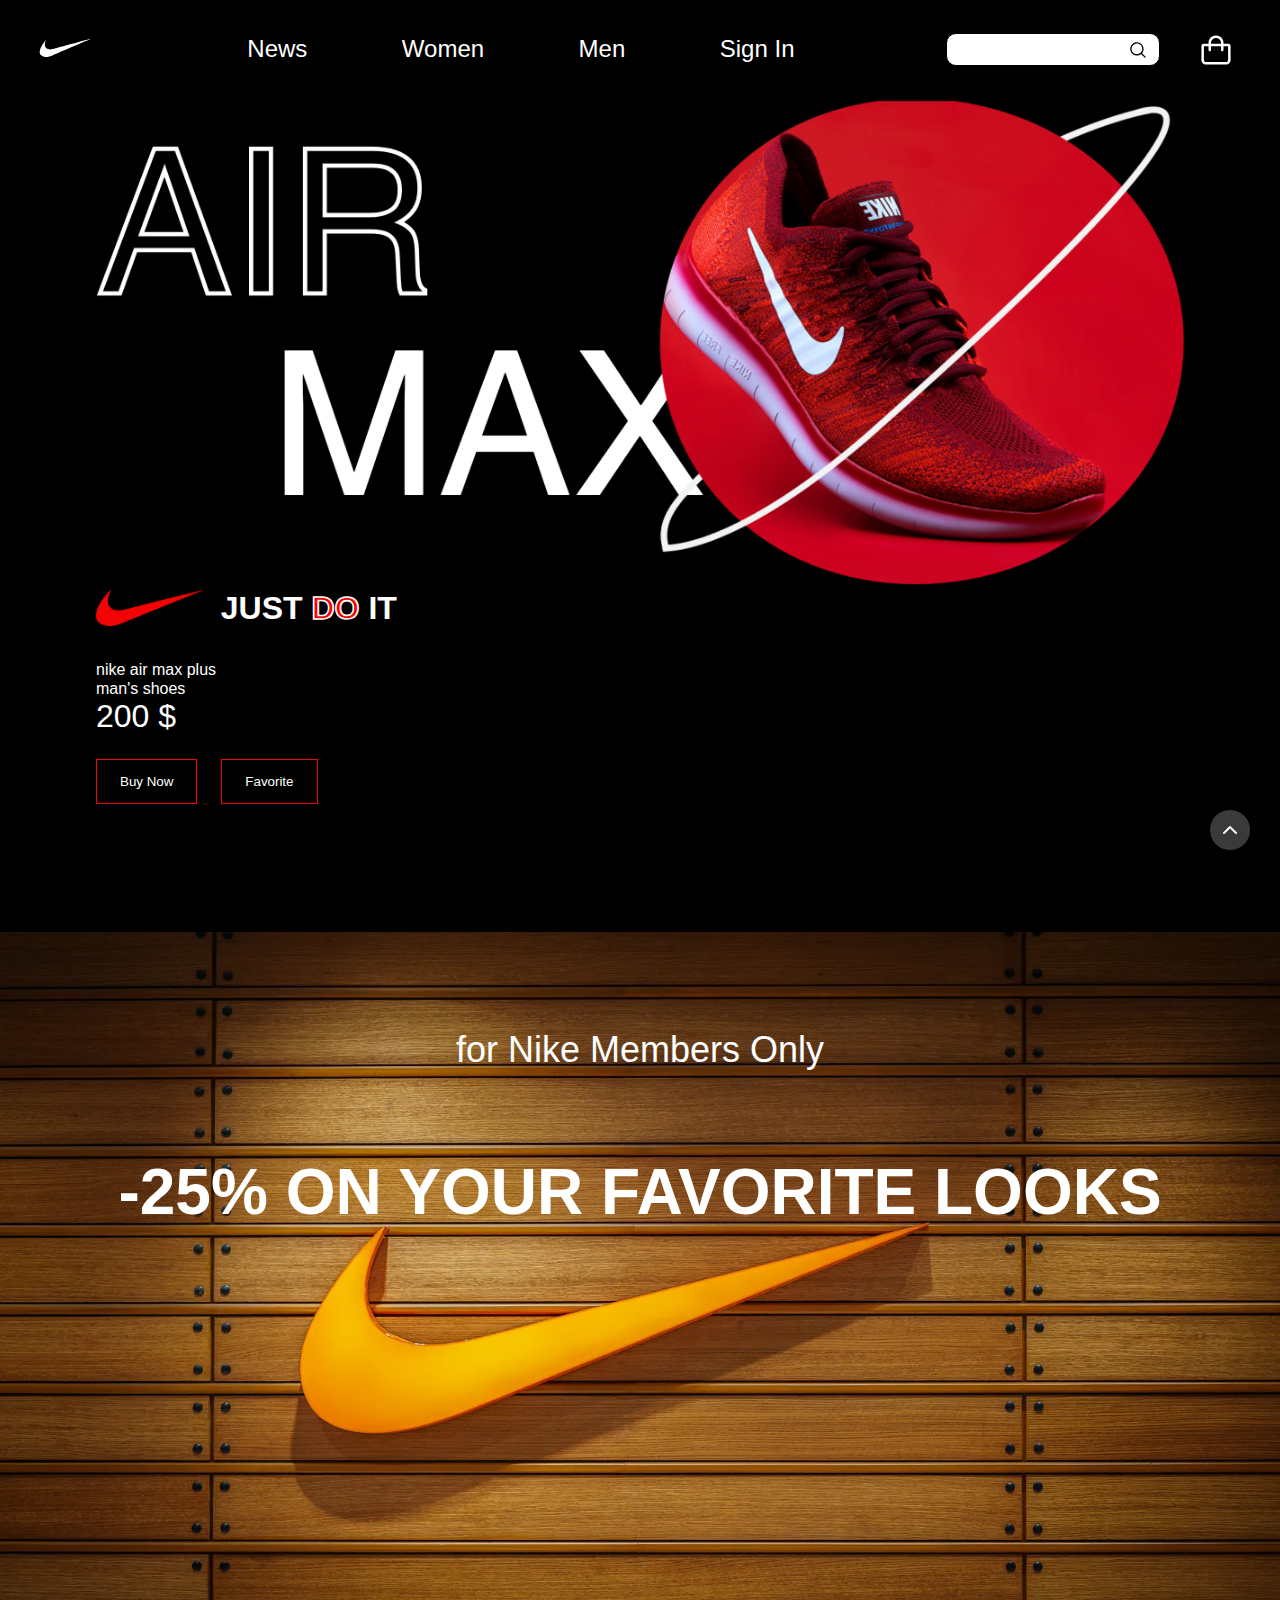
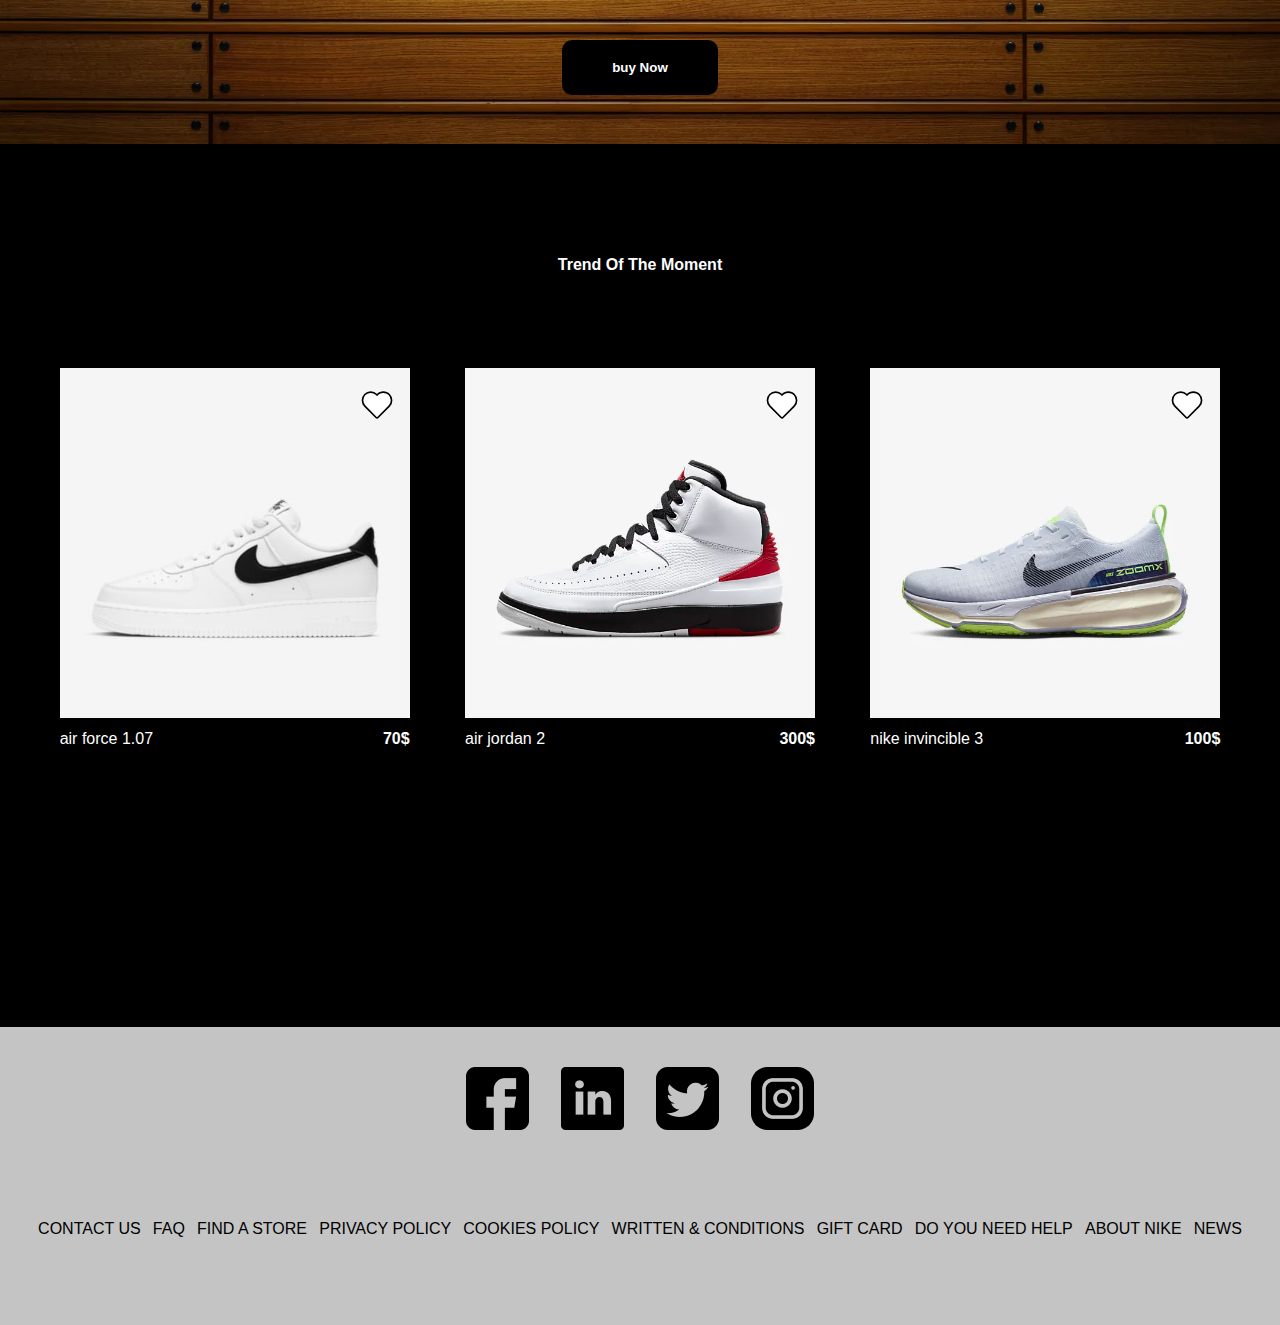
<file: index.html>
<!DOCTYPE html>
<html lang="en">
<head>
    <meta charset="UTF-8">
    <meta http-equiv="X-UA-Compatible" content="IE=edge">
    <meta name="viewport" content="width=device-width, initial-scale=1.0">
    <meta name="description" content="website is created for nike clothes shopping">
    <meta name="keywords" content="nike, shoes, clothes, nike shoes, men shoes, men clothes, women shoes, women clothes, women, men,">
    <meta name="author" content="Bachana Tsirghvava">
    <meta property="og:url" content="https://bachanatsirghvava.github.io/Final-project/">
    <meta property="og:type" content="website">
    <meta property="og:title" content="online shop">
    <meta property="og:description" content="website is created for online shopping">
    <link rel="stylesheet" href="assets/css/reset.css">
    <link rel="stylesheet" href="assets/css/style.css">
    <link rel="stylesheet" href="assets/css/responsive.css">
    <title>Nike clothes</title>
</head>
<body class="black-body">
    <!-- page header -->
    <header>
        <div class="container active-container">
            <nav class="nav nav__active">
                <a href="index.html">
                    <svg width="64px" height="64px" viewBox="0 0 192.76 192.76" xmlns="http://www.w3.org/2000/svg" fill="#ffffff" transform="matrix(1, 0, 0, 1, 0, 0)rotate(0)" stroke="#ffffff" stroke-width="0.00192756">
                        <g id="SVGRepo_bgCarrier" stroke-width="0"/>
                        <g id="SVGRepo_tracerCarrier" stroke-linecap="round" stroke-linejoin="round" stroke="#CCCCCC" stroke-width="0.38551199999999997"/>
                        <g id="SVGRepo_iconCarrier"> <g fill-rule="evenodd" clip-rule="evenodd"> <path fill="#000000" d="M0 0h192.756v192.756H0V0z"/> <path d="M42.741 71.477c-9.881 11.604-19.355 25.994-19.45 36.75-.037 4.047 1.255 7.58 4.354 10.256 4.46 3.854 9.374 5.213 14.264 5.221 7.146.01 14.242-2.873 19.798-5.096 9.357-3.742 112.79-48.659 112.79-48.659.998-.5.811-1.123-.438-.812-.504.126-112.603 30.505-112.603 30.505a24.771 24.771 0 0 1-6.524.934c-8.615.051-16.281-4.731-16.219-14.808.024-3.943 1.231-8.698 4.028-14.291z"/> </g> </g>  
                    </svg>
                </a>
                <ul class="nav-links white-hover nav-links__active white-text">
                    <li>
                        <a href="assets/routes/news.html">news</a>
                    </li>
                    <li>
                        <a href="assets/routes/women_shoes.html">women</a>
                    </li>
                    <li>
                        <a href="assets/routes/men_shoes.html">men</a>
                    </li>
                    <li>
                        <a href="assets/routes/sign_in.html">sign in</a>
                    </li>
                </ul>
                <div class="nav-icons">
                    <form class="search-form search-form__active">
                        <input type="search">
                        <svg width="64px" height="64px" viewBox="-24 -24 72.00 72.00" fill="none" xmlns="http://www.w3.org/2000/svg" stroke="#000000" stroke-width="0.00024000000000000003">
                            <g id="SVGRepo_bgCarrier" stroke-width="0"/>
                            <g id="SVGRepo_tracerCarrier" stroke-linecap="round" stroke-linejoin="round"/>
                            <g id="SVGRepo_iconCarrier"> <path d="M10.77 18.3C9.2807 18.3 7.82485 17.8584 6.58655 17.031C5.34825 16.2036 4.38311 15.0275 3.81318 13.6516C3.24325 12.2757 3.09413 10.7616 3.38468 9.30096C3.67523 7.84029 4.39239 6.49857 5.44548 5.44548C6.49857 4.39239 7.84029 3.67523 9.30096 3.38468C10.7616 3.09413 12.2757 3.24325 13.6516 3.81318C15.0275 4.38311 16.2036 5.34825 17.031 6.58655C17.8584 7.82485 18.3 9.2807 18.3 10.77C18.3 11.7588 18.1052 12.738 17.7268 13.6516C17.3484 14.5652 16.7937 15.3953 16.0945 16.0945C15.3953 16.7937 14.5652 17.3484 13.6516 17.7268C12.738 18.1052 11.7588 18.3 10.77 18.3ZM10.77 4.74999C9.58331 4.74999 8.42327 5.10189 7.43657 5.76118C6.44988 6.42046 5.68084 7.35754 5.22672 8.45389C4.77259 9.55025 4.65377 10.7566 4.88528 11.9205C5.11679 13.0844 5.68824 14.1535 6.52735 14.9926C7.36647 15.8317 8.43556 16.4032 9.59945 16.6347C10.7633 16.8662 11.9697 16.7474 13.0661 16.2933C14.1624 15.8391 15.0995 15.0701 15.7588 14.0834C16.4181 13.0967 16.77 11.9367 16.77 10.75C16.77 9.15869 16.1379 7.63257 15.0126 6.50735C13.8874 5.38213 12.3613 4.74999 10.77 4.74999Z" fill="#000000"/> <path d="M20 20.75C19.9015 20.7504 19.8038 20.7312 19.7128 20.6934C19.6218 20.6557 19.5392 20.6001 19.47 20.53L15.34 16.4C15.2075 16.2578 15.1354 16.0697 15.1388 15.8754C15.1422 15.6811 15.221 15.4958 15.3584 15.3583C15.4958 15.2209 15.6812 15.1422 15.8755 15.1388C16.0698 15.1354 16.2578 15.2075 16.4 15.34L20.53 19.47C20.6704 19.6106 20.7493 19.8012 20.7493 20C20.7493 20.1987 20.6704 20.3893 20.53 20.53C20.4608 20.6001 20.3782 20.6557 20.2872 20.6934C20.1962 20.7312 20.0985 20.7504 20 20.75Z" fill="#000000"/> </g>        
                        </svg>
                    </form>
                    <svg class="shopping-bag" width="64px" height="64px" viewBox="-7.2 -7.2 38.40 38.40" fill="none" xmlns="http://www.w3.org/2000/svg" stroke="#ffffff" stroke-width="0.00024000000000000003">
                        <g id="SVGRepo_bgCarrier" stroke-width="0"/>
                        <g id="SVGRepo_tracerCarrier" stroke-linecap="round" stroke-linejoin="round"/>
                        <g id="SVGRepo_iconCarrier"> <path d="M19.5 8.25H16.5V7.75C16.5 6.55653 16.0259 5.41193 15.182 4.56802C14.3381 3.72411 13.1935 3.25 12 3.25C10.8065 3.25 9.66193 3.72411 8.81802 4.56802C7.97411 5.41193 7.5 6.55653 7.5 7.75V8.25H4.5C4.16848 8.25 3.85054 8.3817 3.61612 8.61612C3.3817 8.85054 3.25 9.16848 3.25 9.5V18C3.25 18.7293 3.53973 19.4288 4.05546 19.9445C4.57118 20.4603 5.27065 20.75 6 20.75H18C18.7293 20.75 19.4288 20.4603 19.9445 19.9445C20.4603 19.4288 20.75 18.7293 20.75 18V9.5C20.75 9.16848 20.6183 8.85054 20.3839 8.61612C20.1495 8.3817 19.8315 8.25 19.5 8.25ZM9 7.75C9 6.95435 9.31607 6.19129 9.87868 5.62868C10.4413 5.06607 11.2044 4.75 12 4.75C12.7956 4.75 13.5587 5.06607 14.1213 5.62868C14.6839 6.19129 15 6.95435 15 7.75V8.25H9V7.75ZM19.25 18C19.25 18.3315 19.1183 18.6495 18.8839 18.8839C18.6495 19.1183 18.3315 19.25 18 19.25H6C5.66848 19.25 5.35054 19.1183 5.11612 18.8839C4.8817 18.6495 4.75 18.3315 4.75 18V9.75H7.5V12C7.5 12.1989 7.57902 12.3897 7.71967 12.5303C7.86032 12.671 8.05109 12.75 8.25 12.75C8.44891 12.75 8.63968 12.671 8.78033 12.5303C8.92098 12.3897 9 12.1989 9 12V9.75H15V12C15 12.1989 15.079 12.3897 15.2197 12.5303C15.3603 12.671 15.5511 12.75 15.75 12.75C15.9489 12.75 16.1397 12.671 16.2803 12.5303C16.421 12.3897 16.5 12.1989 16.5 12V9.75H19.25V18Z" fill="#ffffff"/> </g>                        
                    </svg>
                </div>    
                <div class="burger nav-burger__active">
                    <div></div>
                    <div></div>
                    <div></div>
                </div>
            </nav>
        </div>
    </header>

    <!-- page main content -->
    <main>
        <section class="home-title-section">
            <div class="home-title">
                <img src="assets/images/home_page/home_page_title.png" alt="air_max">
            </div>
            <div class="motto">
                <img src="assets/images/home_page/nike_logo_red.png" alt="nike_logo">
                <p class="white-text">just <span>do</span> it</p>
            </div>
            <div class="air-max-plus">
                <p class="white-text">nike air max plus</p>
                <p class="white-text">man's shoes</p>
                <p class="white-text two-hundred">200 $</p>
            </div>
            <div class="home-title_button">
                <button class="white-text">buy now</button>
                <button class="white-text">favorite</button>
            </div>
        </section>
        <!-- special offer section -->
        <section class="special-offer-section">
            <img class="yellow-logo" src="assets/images/home_page/yellow_nike.webp" alt="nike_logo">
            <img class="grey-logo" src="assets/images/home_page/grey_nike.jpeg" alt="nike_logo">
            <img class="third-logo" src="assets/images/home_page/nike_3logo.png" alt="nike_logo">
            <div class="special-offer-div">
                <h2 class="white-text">-25% on your favorite looks</h2>
                <p class="white-text">for nike members only</p>
                <button>buy now</button>
            </div>
        </section>
        <section class="new-trends-section container">
            <h4 class="white-text">trend of the moment</h4>
            <div class="trends-div">
                <div class="trend-product trend1">
                    <img class="trend-img" src="assets/images/home_page/air_force1.png" alt="air_force">
                    <a href="#">see details</a>
                    <div class="trend-name">
                        <h5 class="white-text">air force 1.07</h5>
                        <p class="white-text">70$</p>
                        <svg class="white-heart" width="64px" height="64px" viewBox="-7.2 -7.2 38.40 38.40" fill="none" xmlns="http://www.w3.org/2000/svg" stroke="#000000">
                            <g id="SVGRepo_bgCarrier" stroke-width="0"/>
                            <g id="SVGRepo_tracerCarrier" stroke-linecap="round" stroke-linejoin="round"/>
                            <g id="SVGRepo_iconCarrier"> <path d="M19.3 5.71002C18.841 5.24601 18.2943 4.87797 17.6917 4.62731C17.0891 4.37666 16.4426 4.2484 15.79 4.25002C15.1373 4.2484 14.4909 4.37666 13.8883 4.62731C13.2857 4.87797 12.739 5.24601 12.28 5.71002L12 6.00002L11.72 5.72001C10.7917 4.79182 9.53273 4.27037 8.22 4.27037C6.90726 4.27037 5.64829 4.79182 4.72 5.72001C3.80386 6.65466 3.29071 7.91125 3.29071 9.22002C3.29071 10.5288 3.80386 11.7854 4.72 12.72L11.49 19.51C11.6306 19.6505 11.8212 19.7294 12.02 19.7294C12.2187 19.7294 12.4094 19.6505 12.55 19.51L19.32 12.72C20.2365 11.7823 20.7479 10.5221 20.7442 9.21092C20.7405 7.89973 20.2218 6.64248 19.3 5.71002Z" fill="#ffffff"/> </g>
                        </svg>
                    </div>
                </div>
                <div class="trend-product trend2">
                    <img class="trend-img" src="assets/images/men_section/air_jordan/jordan2.webp" alt="air_jordan2">
                    <a href="assets/routes/airJordan2.html">see details</a>
                    <div class="trend-name">
                        <h5 class="white-text">air jordan 2</h5>
                        <p class="white-text">300$</p>
                        <svg class="white-heart" width="64px" height="64px" viewBox="-7.2 -7.2 38.40 38.40" fill="none" xmlns="http://www.w3.org/2000/svg" stroke="#000000">
                            <g id="SVGRepo_bgCarrier" stroke-width="0"/>                            
                            <g id="SVGRepo_tracerCarrier" stroke-linecap="round" stroke-linejoin="round"/>
                            <g id="SVGRepo_iconCarrier"> <path d="M19.3 5.71002C18.841 5.24601 18.2943 4.87797 17.6917 4.62731C17.0891 4.37666 16.4426 4.2484 15.79 4.25002C15.1373 4.2484 14.4909 4.37666 13.8883 4.62731C13.2857 4.87797 12.739 5.24601 12.28 5.71002L12 6.00002L11.72 5.72001C10.7917 4.79182 9.53273 4.27037 8.22 4.27037C6.90726 4.27037 5.64829 4.79182 4.72 5.72001C3.80386 6.65466 3.29071 7.91125 3.29071 9.22002C3.29071 10.5288 3.80386 11.7854 4.72 12.72L11.49 19.51C11.6306 19.6505 11.8212 19.7294 12.02 19.7294C12.2187 19.7294 12.4094 19.6505 12.55 19.51L19.32 12.72C20.2365 11.7823 20.7479 10.5221 20.7442 9.21092C20.7405 7.89973 20.2218 6.64248 19.3 5.71002Z" fill="#ffffff"/> </g>                               
                        </svg>
                    </div>
                </div>
                <div class="trend-product trend3">
                    <img class="trend-img" src="assets/images/women_section/invinsible3.webp" alt="invincible3">
                    <a href="assets/routes/nikeInvincible3.html">see details</a>
                    <div class="trend-name">
                        <h5 class="white-text">nike invincible 3</h5>
                        <p class="white-text">100$</p>
                        <svg class="white-heart" width="64px" height="64px" viewBox="-7.2 -7.2 38.40 38.40" fill="none" xmlns="http://www.w3.org/2000/svg" stroke="#000000">
                            <g id="SVGRepo_bgCarrier" stroke-width="0"/>
                            <g id="SVGRepo_tracerCarrier" stroke-linecap="round" stroke-linejoin="round"/>
                            <g id="SVGRepo_iconCarrier"> <path d="M19.3 5.71002C18.841 5.24601 18.2943 4.87797 17.6917 4.62731C17.0891 4.37666 16.4426 4.2484 15.79 4.25002C15.1373 4.2484 14.4909 4.37666 13.8883 4.62731C13.2857 4.87797 12.739 5.24601 12.28 5.71002L12 6.00002L11.72 5.72001C10.7917 4.79182 9.53273 4.27037 8.22 4.27037C6.90726 4.27037 5.64829 4.79182 4.72 5.72001C3.80386 6.65466 3.29071 7.91125 3.29071 9.22002C3.29071 10.5288 3.80386 11.7854 4.72 12.72L11.49 19.51C11.6306 19.6505 11.8212 19.7294 12.02 19.7294C12.2187 19.7294 12.4094 19.6505 12.55 19.51L19.32 12.72C20.2365 11.7823 20.7479 10.5221 20.7442 9.21092C20.7405 7.89973 20.2218 6.64248 19.3 5.71002Z" fill="#ffffff"/> </g>
                        </svg>
                    </div>
                </div>
            </div>
        </section>
        <section></section>
    </main>

    <!-- page footer -->
    <footer>
        <div class="container">
            <div class="footer-icons">
                <a href="https://www.facebook.com/">
                    <img src="assets/icons/footer_icons/facebook.png" alt="facebook_icon">
                </a>
                <a href="https://www.linkedin.com/feed/">
                    <img src="assets/icons/footer_icons/linkedin.png" alt="linkedin_icon">
                </a>
                <a href="https://twitter.com/">
                    <img src="assets/icons/footer_icons/twitter.png" alt="twitter_icon">
                </a>
                <a href="https://www.instagram.com/">
                    <img src="assets/icons/footer_icons/instagram.png" alt="instagram_icon">
                </a>
            </div>
            <nav class="footer-nav">
                <ul>
                    <li>
                        <a href="#">contact us</a>
                    </li>
                    <li>
                        <a href="#">faq</a>
                    </li>
                    <li>
                        <a href="#">find a store</a>
                    </li>
                    <li>
                        <a href="#">privacy policy</a>
                    </li>
                    <li>
                        <a href="#">cookies policy</a>
                    </li>
                    <li>
                        <a href="#">written & conditions</a>
                    </li>
                    <li>
                        <a href="#">gift card</a>
                    </li>
                    <li>
                        <a href="#">do you need help</a>
                    </li>
                    <li>
                        <a href="#">about nike</a>
                    </li>
                    <li>
                        <a href="assets/routes/news.html">news</a>
                    </li>
                </ul>
            </nav>
        </div>
    </footer>

    <!-- scroll top button -->
    <button id="scroll-top" class="scroll-top__active">
        <svg width="8" height="14" viewBox="0 0 8 14" fill="none" xmlns="http://www.w3.org/2000/svg">
            <path d="M1 13L7 7L1 1" stroke="white" stroke-width="2" stroke-linecap="round" stroke-linejoin="round"/>
            </svg>
    </button>

    <!-- javascript link-->
    <script src="assets/js/app.js"></script>
</body>
</html>
</file>
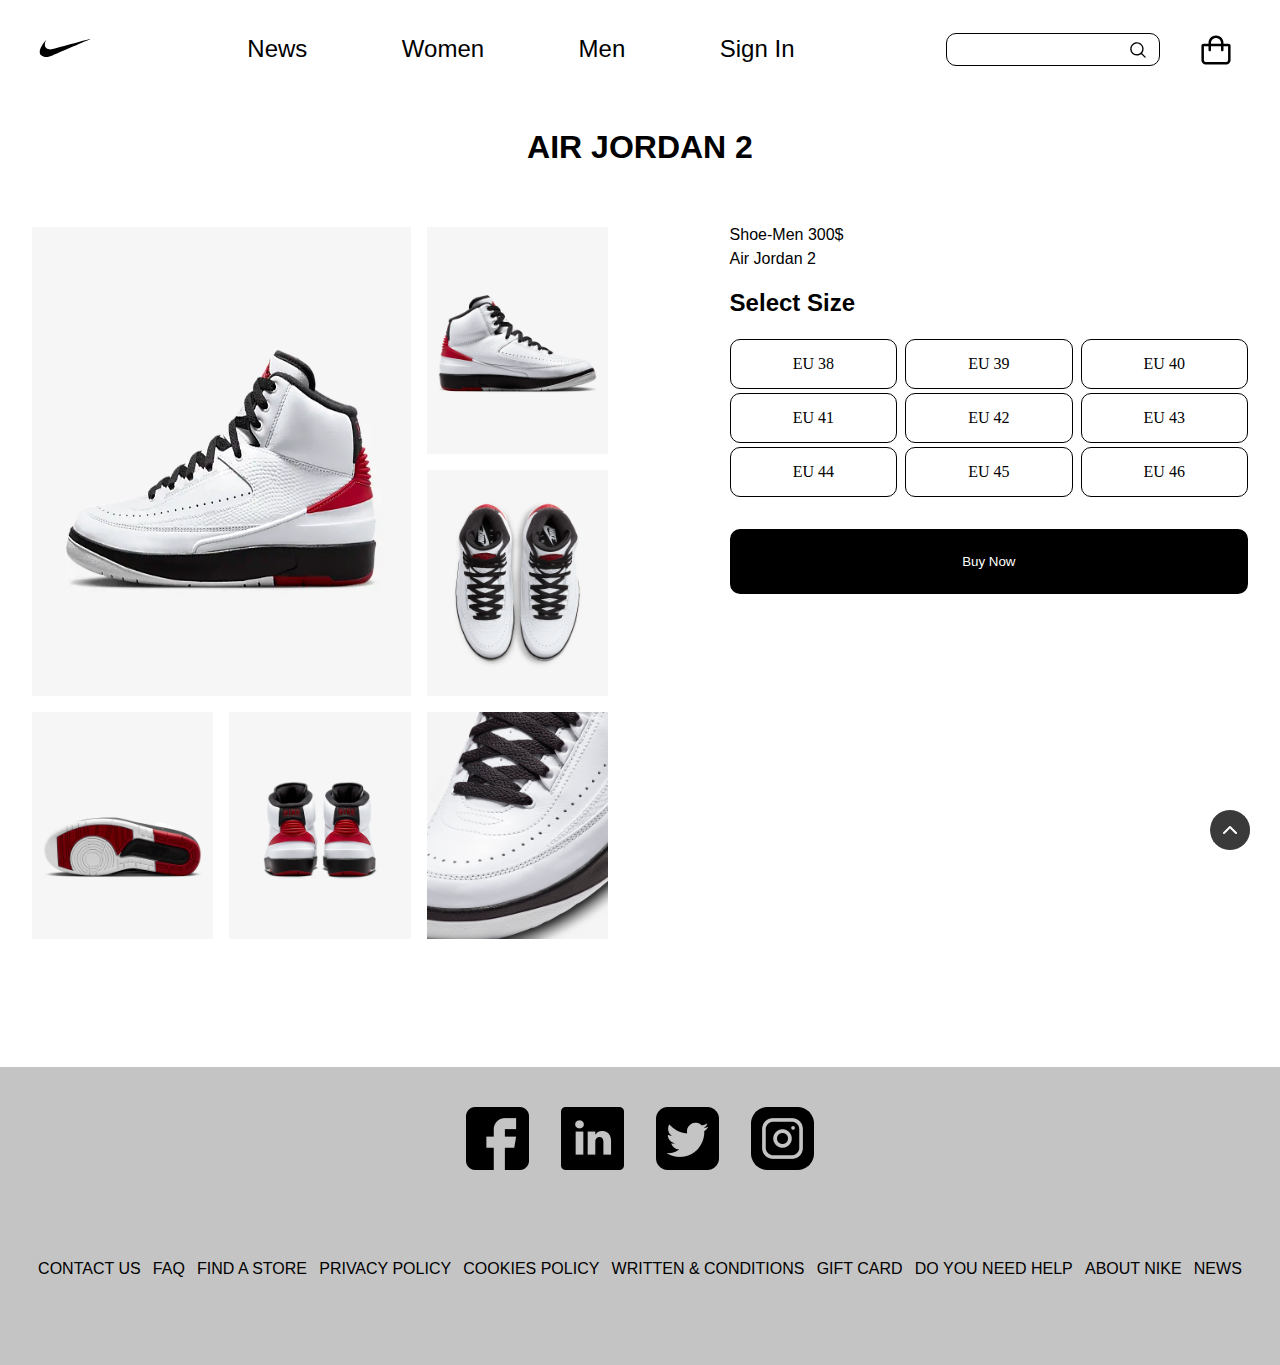
<file: assets/routes/airJordan2.html>
<!DOCTYPE html>
<html lang="en">
<head>
    <meta charset="UTF-8">
    <meta http-equiv="X-UA-Compatible" content="IE=edge">
    <meta name="viewport" content="width=device-width, initial-scale=1.0">
    <meta name="description" content="website is created for nike clothes shopping">
    <meta name="keywords" content="nike, shoes, clothes, nike shoes, men shoes, men clothes, women shoes, women clothes, women, men,">
    <meta name="author" content="Bachana Tsirghvava">
    <meta property="og:url" content="https://bachanatsirghvava.github.io/Final-project/">
    <meta property="og:type" content="website">
    <meta property="og:title" content="online shop">
    <meta property="og:description" content="website is created for online shopping">
    <link rel="stylesheet" href="../css/reset.css">
    <link rel="stylesheet" href="../css/style.css">
    <link rel="stylesheet" href="../css/responsive.css">
    <title>Air Jordan 2</title>
</head>
<body>
    <!-- page header -->
    <header>
        <div class="container active-container">
            <nav class="nav nav__active">
                <a href="../../index.html">
                    <svg width="64px" height="64px" viewBox="0 0 192.76 192.76" xmlns="http://www.w3.org/2000/svg" fill="#000000" transform="matrix(1, 0, 0, 1, 0, 0)rotate(0)">
                        <g id="SVGRepo_bgCarrier" stroke-width="0"/>
                        <g id="SVGRepo_tracerCarrier" stroke-linecap="round" stroke-linejoin="round" stroke="#CCCCCC" stroke-width="0.7710239999999999"/>
                        <g id="SVGRepo_iconCarrier"> <g fill-rule="evenodd" clip-rule="evenodd"> <path fill="#ffffff" d="M0 0h192.756v192.756H0V0z"/> <path d="M42.741 71.477c-9.881 11.604-19.355 25.994-19.45 36.75-.037 4.047 1.255 7.58 4.354 10.256 4.46 3.854 9.374 5.213 14.264 5.221 7.146.01 14.242-2.873 19.798-5.096 9.357-3.742 112.79-48.659 112.79-48.659.998-.5.811-1.123-.438-.812-.504.126-112.603 30.505-112.603 30.505a24.771 24.771 0 0 1-6.524.934c-8.615.051-16.281-4.731-16.219-14.808.024-3.943 1.231-8.698 4.028-14.291z"/> </g> </g>  
                    </svg>
                </a>
                <ul class="nav-links nav-links__active black-text">
                    <li>
                        <a href="news.html">news</a>
                    </li>
                    <li>
                        <a href="women_shoes.html">women</a>
                    </li>
                    <li>
                        <a href="men_shoes.html">men</a>
                    </li>
                    <li>
                        <a href="sign_in.html">sign in</a>
                    </li>
                </ul>
                <div class="nav-icons">
                    <form class="search-form search-form__active">
                        <input type="search">
                        <svg width="64px" height="64px" viewBox="-24 -24 72.00 72.00" fill="none" xmlns="http://www.w3.org/2000/svg" stroke="#000000" stroke-width="0.00024000000000000003">
                            <g id="SVGRepo_bgCarrier" stroke-width="0"/>
                            <g id="SVGRepo_tracerCarrier" stroke-linecap="round" stroke-linejoin="round"/>
                            <g id="SVGRepo_iconCarrier"> <path d="M10.77 18.3C9.2807 18.3 7.82485 17.8584 6.58655 17.031C5.34825 16.2036 4.38311 15.0275 3.81318 13.6516C3.24325 12.2757 3.09413 10.7616 3.38468 9.30096C3.67523 7.84029 4.39239 6.49857 5.44548 5.44548C6.49857 4.39239 7.84029 3.67523 9.30096 3.38468C10.7616 3.09413 12.2757 3.24325 13.6516 3.81318C15.0275 4.38311 16.2036 5.34825 17.031 6.58655C17.8584 7.82485 18.3 9.2807 18.3 10.77C18.3 11.7588 18.1052 12.738 17.7268 13.6516C17.3484 14.5652 16.7937 15.3953 16.0945 16.0945C15.3953 16.7937 14.5652 17.3484 13.6516 17.7268C12.738 18.1052 11.7588 18.3 10.77 18.3ZM10.77 4.74999C9.58331 4.74999 8.42327 5.10189 7.43657 5.76118C6.44988 6.42046 5.68084 7.35754 5.22672 8.45389C4.77259 9.55025 4.65377 10.7566 4.88528 11.9205C5.11679 13.0844 5.68824 14.1535 6.52735 14.9926C7.36647 15.8317 8.43556 16.4032 9.59945 16.6347C10.7633 16.8662 11.9697 16.7474 13.0661 16.2933C14.1624 15.8391 15.0995 15.0701 15.7588 14.0834C16.4181 13.0967 16.77 11.9367 16.77 10.75C16.77 9.15869 16.1379 7.63257 15.0126 6.50735C13.8874 5.38213 12.3613 4.74999 10.77 4.74999Z" fill="#000000"/> <path d="M20 20.75C19.9015 20.7504 19.8038 20.7312 19.7128 20.6934C19.6218 20.6557 19.5392 20.6001 19.47 20.53L15.34 16.4C15.2075 16.2578 15.1354 16.0697 15.1388 15.8754C15.1422 15.6811 15.221 15.4958 15.3584 15.3583C15.4958 15.2209 15.6812 15.1422 15.8755 15.1388C16.0698 15.1354 16.2578 15.2075 16.4 15.34L20.53 19.47C20.6704 19.6106 20.7493 19.8012 20.7493 20C20.7493 20.1987 20.6704 20.3893 20.53 20.53C20.4608 20.6001 20.3782 20.6557 20.2872 20.6934C20.1962 20.7312 20.0985 20.7504 20 20.75Z" fill="#000000"/> </g>    
                        </svg>
                    </form>
                    <svg class="shopping-bag" width="64px" height="64px" viewBox="-7.2 -7.2 38.40 38.40" fill="none" xmlns="http://www.w3.org/2000/svg" stroke="#000000" stroke-width="0.00024000000000000003">
                        <g id="SVGRepo_bgCarrier" stroke-width="0"/>
                        <g id="SVGRepo_tracerCarrier" stroke-linecap="round" stroke-linejoin="round"/>
                        <g id="SVGRepo_iconCarrier"> <path d="M19.5 8.25H16.5V7.75C16.5 6.55653 16.0259 5.41193 15.182 4.56802C14.3381 3.72411 13.1935 3.25 12 3.25C10.8065 3.25 9.66193 3.72411 8.81802 4.56802C7.97411 5.41193 7.5 6.55653 7.5 7.75V8.25H4.5C4.16848 8.25 3.85054 8.3817 3.61612 8.61612C3.3817 8.85054 3.25 9.16848 3.25 9.5V18C3.25 18.7293 3.53973 19.4288 4.05546 19.9445C4.57118 20.4603 5.27065 20.75 6 20.75H18C18.7293 20.75 19.4288 20.4603 19.9445 19.9445C20.4603 19.4288 20.75 18.7293 20.75 18V9.5C20.75 9.16848 20.6183 8.85054 20.3839 8.61612C20.1495 8.3817 19.8315 8.25 19.5 8.25ZM9 7.75C9 6.95435 9.31607 6.19129 9.87868 5.62868C10.4413 5.06607 11.2044 4.75 12 4.75C12.7956 4.75 13.5587 5.06607 14.1213 5.62868C14.6839 6.19129 15 6.95435 15 7.75V8.25H9V7.75ZM19.25 18C19.25 18.3315 19.1183 18.6495 18.8839 18.8839C18.6495 19.1183 18.3315 19.25 18 19.25H6C5.66848 19.25 5.35054 19.1183 5.11612 18.8839C4.8817 18.6495 4.75 18.3315 4.75 18V9.75H7.5V12C7.5 12.1989 7.57902 12.3897 7.71967 12.5303C7.86032 12.671 8.05109 12.75 8.25 12.75C8.44891 12.75 8.63968 12.671 8.78033 12.5303C8.92098 12.3897 9 12.1989 9 12V9.75H15V12C15 12.1989 15.079 12.3897 15.2197 12.5303C15.3603 12.671 15.5511 12.75 15.75 12.75C15.9489 12.75 16.1397 12.671 16.2803 12.5303C16.421 12.3897 16.5 12.1989 16.5 12V9.75H19.25V18Z" fill="#000000"/> </g>    
                    </svg>
                </div>    
                <div class="burger nav-burger__active">
                    <div></div>
                    <div></div>
                    <div></div>
                </div>
            </nav>
        </div>
    </header>
    
    <!-- page main content -->
    <main>
        <section class="container product-wrapper">
            <h1 class="page-title"> air jordan 2</h1>
            <div class="product-div">
                <div class="product-images">
                    <img class="image1" src="../images/men_section/air_jordan/jordan2.webp" alt="air_jordan2">
                    <img class="image2 small-img" src="../images/men_section/air_jordan/airJordan_2/jordan_2.webp" alt="air_jordan2">
                    <img class="image3 small-img" src="../images/men_section/air_jordan/airJordan_2/jordan_3.webp" alt="air_jordan2">
                    <img class="image4 small-img" src="../images/men_section/air_jordan/airJordan_2/jordan_4.webp" alt="air_jordan2">
                    <img class="image5 small-img" src="../images/men_section/air_jordan/airJordan_2/jordan_5.webp" alt="air_jordan2">
                    <img class="image6 small-img" src="../images/men_section/air_jordan/airJordan_2/jordan_6.jpeg" alt="air_jordan2">
                </div>
                <!-- product carousel -->
                <div class="product-carousel">
                    <div class="slideshow-container">
                        <div class="mySlides fade">
                        <div class="numbertext">1 / 3</div>
                        <img src="../images/men_section/air_jordan/jordan2.webp" style="width:100%">    
                        </div>
                        <div class="mySlides fade">
                        <div class="numbertext">2 / 3</div>
                        <img src="../images/men_section/air_jordan/airJordan_2/jordan_2.webp" style="width:100%">
                        </div>
                        <div class="mySlides fade">
                        <div class="numbertext">3 / 3</div>
                        <img src="../images/men_section/air_jordan/airJordan_2/jordan_3.webp" style="width:100%">
                        </div>
                        <a class="prev" onclick="plusSlides(-1)"><svg width="64px" height="64px" viewBox="-3.6 -3.6 31.20 31.20" fill="none" xmlns="http://www.w3.org/2000/svg" transform="rotate(180)">
                            <g id="SVGRepo_bgCarrier" stroke-width="0"/>
                            <g id="SVGRepo_tracerCarrier" stroke-linecap="round" stroke-linejoin="round"/>
                            <g id="SVGRepo_iconCarrier"> <path d="M10.25 16.25C10.1493 16.2466 10.0503 16.2227 9.95921 16.1797C9.86807 16.1367 9.78668 16.0756 9.72001 16C9.57956 15.8594 9.50067 15.6688 9.50067 15.47C9.50067 15.2713 9.57956 15.0806 9.72001 14.94L12.72 11.94L9.72001 8.94002C9.66069 8.79601 9.64767 8.63711 9.68277 8.48536C9.71786 8.33361 9.79933 8.19656 9.91586 8.09322C10.0324 7.98988 10.1782 7.92538 10.3331 7.90868C10.4879 7.89198 10.6441 7.92391 10.78 8.00002L14.28 11.5C14.4205 11.6407 14.4994 11.8313 14.4994 12.03C14.4994 12.2288 14.4205 12.4194 14.28 12.56L10.78 16C10.7133 16.0756 10.6319 16.1367 10.5408 16.1797C10.4497 16.2227 10.3507 16.2466 10.25 16.25Z" fill="#000000"/> </g>
                            </svg>
                        </a>
                        <a class="next" onclick="plusSlides(1)"><svg width="64px" height="64px" viewBox="-3.6 -3.6 31.20 31.20" fill="none" xmlns="http://www.w3.org/2000/svg">
                            <g id="SVGRepo_bgCarrier" stroke-width="0"/>
                            <g id="SVGRepo_tracerCarrier" stroke-linecap="round" stroke-linejoin="round"/>
                            <g id="SVGRepo_iconCarrier"> <path d="M10.25 16.25C10.1493 16.2466 10.0503 16.2227 9.95921 16.1797C9.86807 16.1367 9.78668 16.0756 9.72001 16C9.57956 15.8594 9.50067 15.6688 9.50067 15.47C9.50067 15.2713 9.57956 15.0806 9.72001 14.94L12.72 11.94L9.72001 8.94002C9.66069 8.79601 9.64767 8.63711 9.68277 8.48536C9.71786 8.33361 9.79933 8.19656 9.91586 8.09322C10.0324 7.98988 10.1782 7.92538 10.3331 7.90868C10.4879 7.89198 10.6441 7.92391 10.78 8.00002L14.28 11.5C14.4205 11.6407 14.4994 11.8313 14.4994 12.03C14.4994 12.2288 14.4205 12.4194 14.28 12.56L10.78 16C10.7133 16.0756 10.6319 16.1367 10.5408 16.1797C10.4497 16.2227 10.3507 16.2466 10.25 16.25Z" fill="#000000"/> </g>
                            </svg>
                        </a>
                    </div>
                        <br>
                    <div style="text-align:center">
                        <span class="dot" onclick="currentSlide(1)"></span> 
                        <span class="dot" onclick="currentSlide(2)"></span> 
                        <span class="dot" onclick="currentSlide(3)"></span> 
                    </div>
                </div>
                <div class="product-details">
                    <p>shoe-men 300$</p>
                    <p>air jordan 2</p>
                    <p class="product-size">select size</p>
                    <div class="product-size_div">
                        <div class="size38">eu 38</div>
                        <div class="size39">eu 39</div>
                        <div class="size40">eu 40</div>
                        <div class="size41">eu 41</div>
                        <div class="size42">eu 42</div>
                        <div class="size43">eu 43</div>
                        <div class="size44">eu 44</div>
                        <div class="size45">eu 45</div>
                        <div class="size46">eu 46</div>
                    </div>
                    <button class="modal-open">buy now</button>
                </div>
            </div>
            <div class="modal-wrapper">
                <div class="modal-window">
                    <button class="modal-close">x</button>
                    <div class="modal-header">
                        <h3>buying options</h3>
                    </div>
                    <div class="modal-content">
                        <form>
                            <!-- user's personal information -->
                            <input class="fname" required type="text" placeholder="first name">
                            <input class="lname" required type="text" placeholder="last name">
                            <input class="email" required type="email" placeholder="enter email">
                            <input class="password" required type="password" placeholder="password">
                            <input class="adress" required type="adress" placeholder="adress">
                            <!-- user's card information -->
                            <p class="user-card">card info</p>
                            <div class="card-number card-info">
                                <label class="cname-label" for="cname">card number</label>
                                <input class="cname-input" required type="text" name="cname" id="cname" placeholder="1234-5678-9012-3456">
                            </div>
                            <div class="exp-date card-info">
                                <label class="edate-label" for="edate">exp. date</label>
                                <input class="edate-input" required type="text" name="edate" id="edate" placeholder="00/00">
                            </div>
                            <div class="cvc card-info">
                                <label class="cvc-label" for="cvc">cvc number</label>
                                <input class="cvc-input" required type="text" name="cvc" id="cvc" placeholder="123">
                            </div>
                            <button class="modal-submit white-text">submit</button>
                        </form>
                    </div>
                </div>
            </div>
        </section>
    </main>

    <!-- page footer -->
    <footer>
        <div class="container">
            <div class="footer-icons">
                <a href="https://www.facebook.com/">
                    <img src="../icons/footer_icons/facebook.png" alt="facebook_icon">
                </a>
                <a href="https://www.linkedin.com/feed/">
                    <img src="../icons/footer_icons/linkedin.png" alt="linkedin_icon">
                </a>
                <a href="https://twitter.com/">
                    <img src="../icons/footer_icons/twitter.png" alt="twitter_icon">
                </a>
                <a href="https://www.instagram.com/">
                    <img src="../icons/footer_icons/instagram.png" alt="instagram_icon">
                </a>
            </div>
            <nav class="footer-nav">
                <ul>
                    <li class="footer-contact">
                        <a href="#">contact us</a>
                    </li>
                    <li class="footer-faq">
                        <a href="#">faq</a>
                    </li>
                    <li class="footer-store">
                        <a href="#">find a store</a>
                    </li>
                    <li class="footer-privacy">
                        <a href="#">privacy policy</a>
                    </li>
                    <li class="footer-cookies">
                        <a href="#">cookies policy</a>
                    </li>
                    <li class="footer-conditions">
                        <a href="#">written & conditions</a>
                    </li>
                    <li class="footer-gift">
                        <a href="#">gift card</a>
                    </li>
                    <li class="footer-help">
                        <a href="#">do you need help</a>
                    </li>
                    <li class="footer-about"> 
                        <a href="#">about nike</a>
                    </li>
                    <li class="me">
                        <a href="../routes/news.html">news</a>
                    </li>
                </ul>
            </nav>
        </div>
    </footer>

    <!-- scroll top button -->
    <button id="scroll-top" class="scroll-top__active">
        <svg width="8" height="14" viewBox="0 0 8 14" fill="none" xmlns="http://www.w3.org/2000/svg">
            <path d="M1 13L7 7L1 1" stroke="white" stroke-width="2" stroke-linecap="round" stroke-linejoin="round"/>
            </svg>
    </button>

    <!-- javascript link-->
    <script src="../js/app.js"></script>
</body>
</html>
</file>
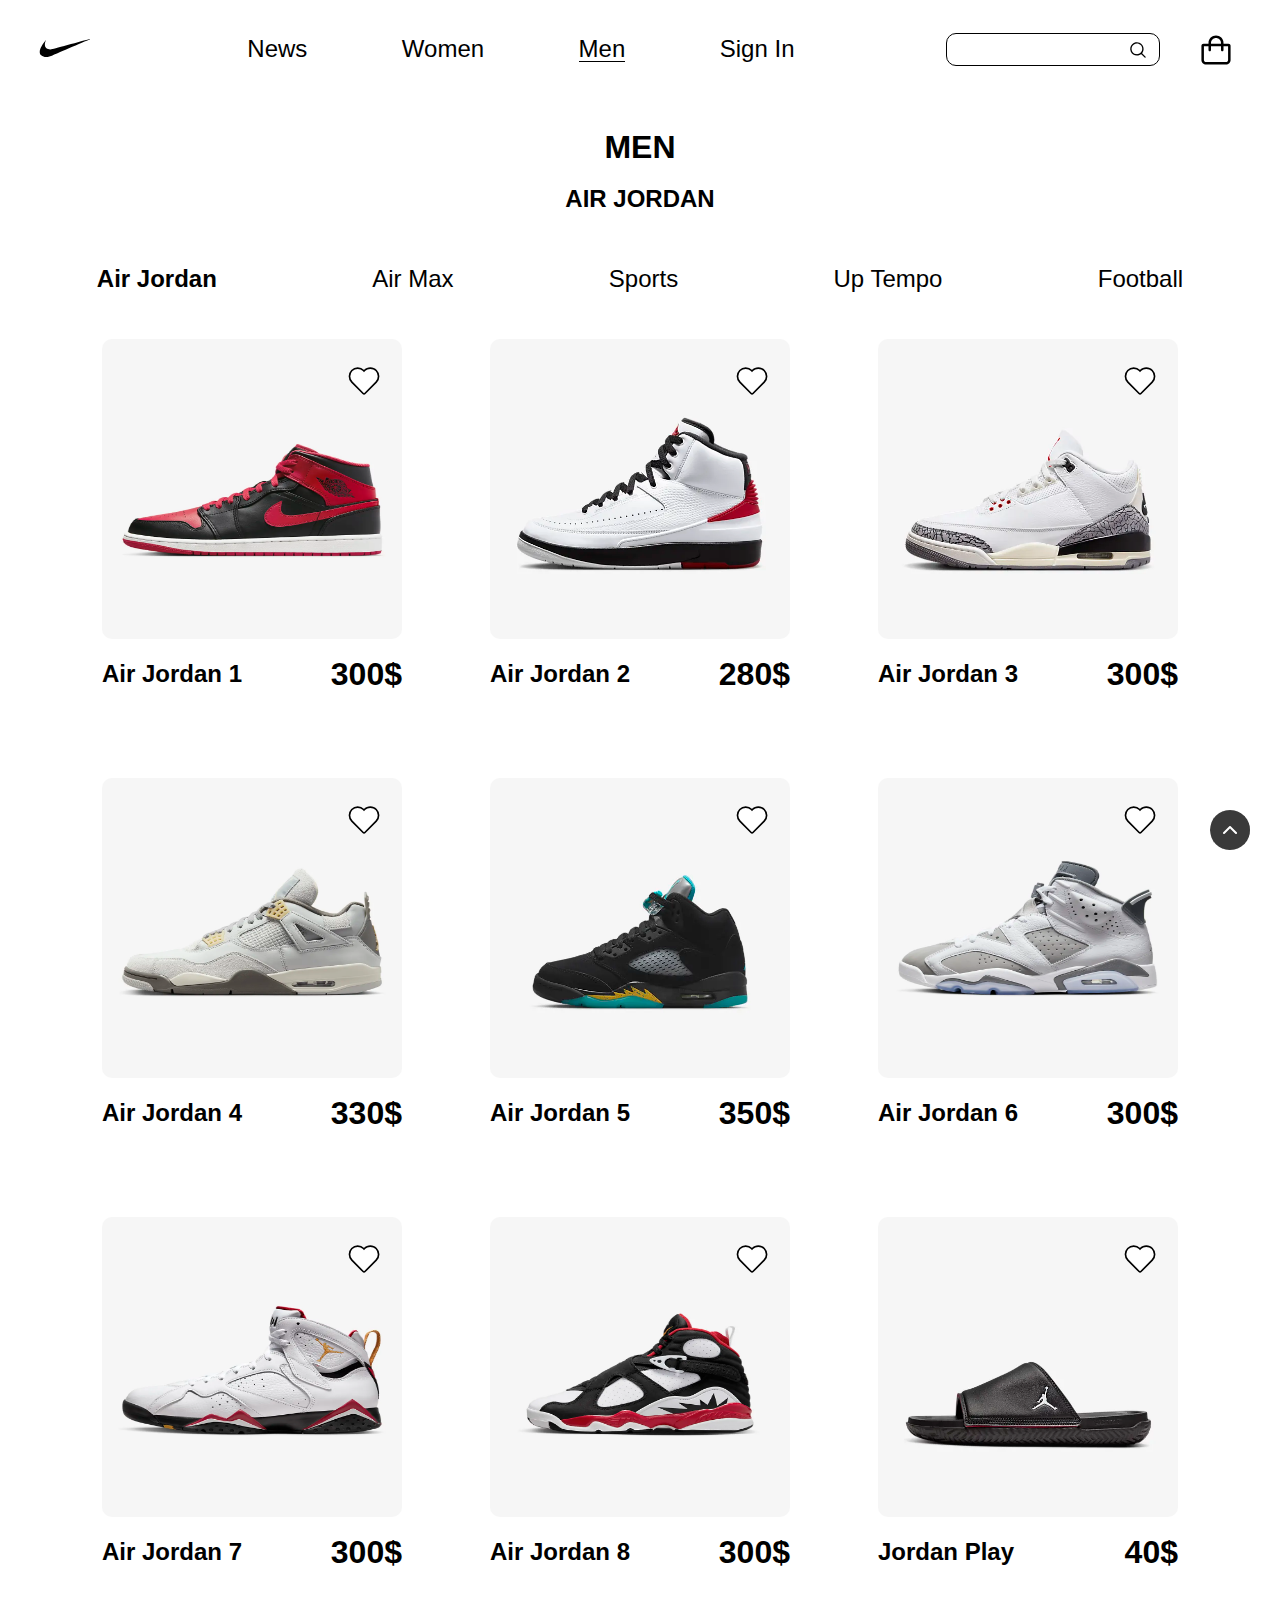
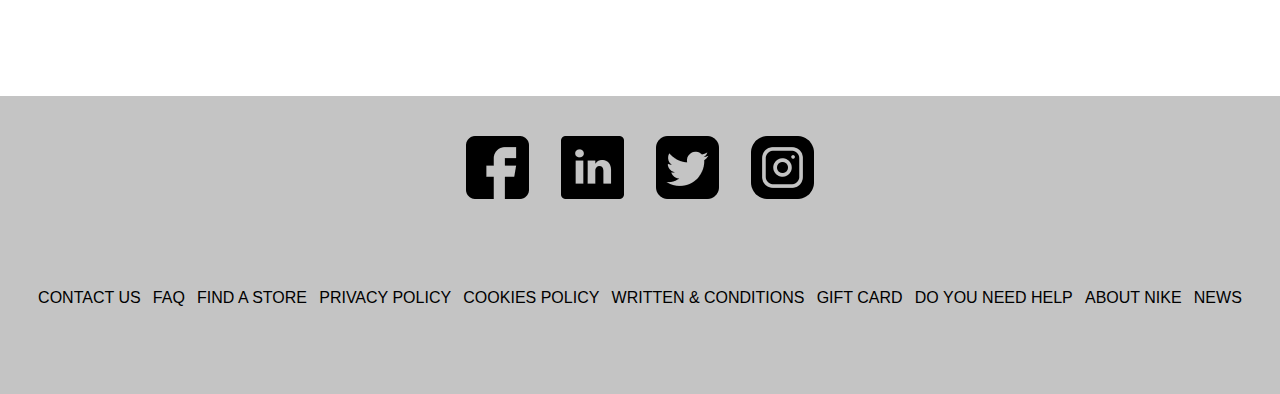
<file: assets/routes/men_shoes.html>
<!DOCTYPE html>
<html lang="en">
<head>
    <meta charset="UTF-8">
    <meta http-equiv="X-UA-Compatible" content="IE=edge">
    <meta name="viewport" content="width=device-width, initial-scale=1.0">
    <meta name="description" content="website is created for nike clothes shopping">
    <meta name="keywords" content="nike, shoes, clothes, nike shoes, men shoes, men clothes, women shoes, women clothes, women, men,">
    <meta name="author" content="Bachana Tsirghvava">
    <meta property="og:url" content="https://bachanatsirghvava.github.io/Final-project/">
    <meta property="og:type" content="website">
    <meta property="og:title" content="online shop">
    <meta property="og:description" content="website is created for online shopping">
    <link rel="stylesheet" href="../css/reset.css">
    <link rel="stylesheet" href="../css/style.css">
    <link rel="stylesheet" href="../css/responsive.css">
    <title>Men's jordan shoes. Nike</title>
</head>
<body>
    <!-- page header -->
    <header>
        <div class="container active-container">
            <nav class="nav nav__active">
                <a href="../../index.html">
                    <svg width="64px" height="64px" viewBox="0 0 192.76 192.76" xmlns="http://www.w3.org/2000/svg" fill="#000000" transform="matrix(1, 0, 0, 1, 0, 0)rotate(0)">
                        <g id="SVGRepo_bgCarrier" stroke-width="0"/>
                        <g id="SVGRepo_tracerCarrier" stroke-linecap="round" stroke-linejoin="round" stroke="#CCCCCC" stroke-width="0.7710239999999999"/>
                        <g id="SVGRepo_iconCarrier"> <g fill-rule="evenodd" clip-rule="evenodd"> <path fill="#ffffff" d="M0 0h192.756v192.756H0V0z"/> <path d="M42.741 71.477c-9.881 11.604-19.355 25.994-19.45 36.75-.037 4.047 1.255 7.58 4.354 10.256 4.46 3.854 9.374 5.213 14.264 5.221 7.146.01 14.242-2.873 19.798-5.096 9.357-3.742 112.79-48.659 112.79-48.659.998-.5.811-1.123-.438-.812-.504.126-112.603 30.505-112.603 30.505a24.771 24.771 0 0 1-6.524.934c-8.615.051-16.281-4.731-16.219-14.808.024-3.943 1.231-8.698 4.028-14.291z"/> </g> </g>
                    </svg>
                </a>
                <ul class="nav-links nav-links__active black-text">
                    <li>
                        <a href="news.html">news</a>
                    </li>
                    <li>
                        <a href="women_shoes.html">women</a>
                    </li>
                    <li class="black-active_class">
                        <a href="men_shoes.html">men</a>
                    </li>
                    <li>
                        <a href="sign_in.html">sign in</a>
                    </li>
                </ul>
                <div class="nav-icons">
                    <form class="search-form search-form__active">
                        <input type="search">
                        <svg width="64px" height="64px" viewBox="-24 -24 72.00 72.00" fill="none" xmlns="http://www.w3.org/2000/svg" stroke="#000000" stroke-width="0.00024000000000000003">
                            <g id="SVGRepo_bgCarrier" stroke-width="0"/>
                            <g id="SVGRepo_tracerCarrier" stroke-linecap="round" stroke-linejoin="round"/>
                            <g id="SVGRepo_iconCarrier"> <path d="M10.77 18.3C9.2807 18.3 7.82485 17.8584 6.58655 17.031C5.34825 16.2036 4.38311 15.0275 3.81318 13.6516C3.24325 12.2757 3.09413 10.7616 3.38468 9.30096C3.67523 7.84029 4.39239 6.49857 5.44548 5.44548C6.49857 4.39239 7.84029 3.67523 9.30096 3.38468C10.7616 3.09413 12.2757 3.24325 13.6516 3.81318C15.0275 4.38311 16.2036 5.34825 17.031 6.58655C17.8584 7.82485 18.3 9.2807 18.3 10.77C18.3 11.7588 18.1052 12.738 17.7268 13.6516C17.3484 14.5652 16.7937 15.3953 16.0945 16.0945C15.3953 16.7937 14.5652 17.3484 13.6516 17.7268C12.738 18.1052 11.7588 18.3 10.77 18.3ZM10.77 4.74999C9.58331 4.74999 8.42327 5.10189 7.43657 5.76118C6.44988 6.42046 5.68084 7.35754 5.22672 8.45389C4.77259 9.55025 4.65377 10.7566 4.88528 11.9205C5.11679 13.0844 5.68824 14.1535 6.52735 14.9926C7.36647 15.8317 8.43556 16.4032 9.59945 16.6347C10.7633 16.8662 11.9697 16.7474 13.0661 16.2933C14.1624 15.8391 15.0995 15.0701 15.7588 14.0834C16.4181 13.0967 16.77 11.9367 16.77 10.75C16.77 9.15869 16.1379 7.63257 15.0126 6.50735C13.8874 5.38213 12.3613 4.74999 10.77 4.74999Z" fill="#000000"/> <path d="M20 20.75C19.9015 20.7504 19.8038 20.7312 19.7128 20.6934C19.6218 20.6557 19.5392 20.6001 19.47 20.53L15.34 16.4C15.2075 16.2578 15.1354 16.0697 15.1388 15.8754C15.1422 15.6811 15.221 15.4958 15.3584 15.3583C15.4958 15.2209 15.6812 15.1422 15.8755 15.1388C16.0698 15.1354 16.2578 15.2075 16.4 15.34L20.53 19.47C20.6704 19.6106 20.7493 19.8012 20.7493 20C20.7493 20.1987 20.6704 20.3893 20.53 20.53C20.4608 20.6001 20.3782 20.6557 20.2872 20.6934C20.1962 20.7312 20.0985 20.7504 20 20.75Z" fill="#000000"/> </g>    
                        </svg>
                    </form>
                    <svg class="shopping-bag" width="64px" height="64px" viewBox="-7.2 -7.2 38.40 38.40" fill="none" xmlns="http://www.w3.org/2000/svg" stroke="#000000" stroke-width="0.00024000000000000003">
                        <g id="SVGRepo_bgCarrier" stroke-width="0"/>
                        <g id="SVGRepo_tracerCarrier" stroke-linecap="round" stroke-linejoin="round"/>
                        <g id="SVGRepo_iconCarrier"> <path d="M19.5 8.25H16.5V7.75C16.5 6.55653 16.0259 5.41193 15.182 4.56802C14.3381 3.72411 13.1935 3.25 12 3.25C10.8065 3.25 9.66193 3.72411 8.81802 4.56802C7.97411 5.41193 7.5 6.55653 7.5 7.75V8.25H4.5C4.16848 8.25 3.85054 8.3817 3.61612 8.61612C3.3817 8.85054 3.25 9.16848 3.25 9.5V18C3.25 18.7293 3.53973 19.4288 4.05546 19.9445C4.57118 20.4603 5.27065 20.75 6 20.75H18C18.7293 20.75 19.4288 20.4603 19.9445 19.9445C20.4603 19.4288 20.75 18.7293 20.75 18V9.5C20.75 9.16848 20.6183 8.85054 20.3839 8.61612C20.1495 8.3817 19.8315 8.25 19.5 8.25ZM9 7.75C9 6.95435 9.31607 6.19129 9.87868 5.62868C10.4413 5.06607 11.2044 4.75 12 4.75C12.7956 4.75 13.5587 5.06607 14.1213 5.62868C14.6839 6.19129 15 6.95435 15 7.75V8.25H9V7.75ZM19.25 18C19.25 18.3315 19.1183 18.6495 18.8839 18.8839C18.6495 19.1183 18.3315 19.25 18 19.25H6C5.66848 19.25 5.35054 19.1183 5.11612 18.8839C4.8817 18.6495 4.75 18.3315 4.75 18V9.75H7.5V12C7.5 12.1989 7.57902 12.3897 7.71967 12.5303C7.86032 12.671 8.05109 12.75 8.25 12.75C8.44891 12.75 8.63968 12.671 8.78033 12.5303C8.92098 12.3897 9 12.1989 9 12V9.75H15V12C15 12.1989 15.079 12.3897 15.2197 12.5303C15.3603 12.671 15.5511 12.75 15.75 12.75C15.9489 12.75 16.1397 12.671 16.2803 12.5303C16.421 12.3897 16.5 12.1989 16.5 12V9.75H19.25V18Z" fill="#000000"/> </g>    
                    </svg>
                </div>    
                <div class="burger nav-burger__active">
                    <div></div>
                    <div></div>
                    <div></div>
                </div>
            </nav>
        </div>
    </header>

    <!-- page main content -->
    <main>
        <div class="container">
            <h1 class="page-title">men</h1>
            <h2 class="active-title">air jordan</h2>
            <section class="product-section">
                <div class="categories">
                    <nav class="product-nav">
                        <ul class="product-ul">
                            <li class="active-category">
                                <a href="men_shoes.html">air jordan</a>
                            </li>
                            <li>
                                <a href="#">air max</a>
                            </li>
                            <li>
                                <a href="#">sports</a>
                            </li>
                            <li>
                                <a href="#">up tempo</a>
                            </li>
                            <li>
                                <a href="#">football</a>
                            </li>
                        </ul>
                        
                    </nav>
                </div>
                <div class="shoes">
                    <div class="shoes-div product1">
                        <img class="product-img" src="../images/men_section/air_jordan/jordan1.webp" alt="air_jordan_1">
                        <svg class="white-heart product-white-heart" width="64px" height="64px" viewBox="-7.2 -7.2 38.40 38.40" fill="none" xmlns="http://www.w3.org/2000/svg" stroke="#000000">
                            <g id="SVGRepo_bgCarrier" stroke-width="0"/>
                            <g id="SVGRepo_tracerCarrier" stroke-linecap="round" stroke-linejoin="round"/>
                            <g id="SVGRepo_iconCarrier"> <path d="M19.3 5.71002C18.841 5.24601 18.2943 4.87797 17.6917 4.62731C17.0891 4.37666 16.4426 4.2484 15.79 4.25002C15.1373 4.2484 14.4909 4.37666 13.8883 4.62731C13.2857 4.87797 12.739 5.24601 12.28 5.71002L12 6.00002L11.72 5.72001C10.7917 4.79182 9.53273 4.27037 8.22 4.27037C6.90726 4.27037 5.64829 4.79182 4.72 5.72001C3.80386 6.65466 3.29071 7.91125 3.29071 9.22002C3.29071 10.5288 3.80386 11.7854 4.72 12.72L11.49 19.51C11.6306 19.6505 11.8212 19.7294 12.02 19.7294C12.2187 19.7294 12.4094 19.6505 12.55 19.51L19.32 12.72C20.2365 11.7823 20.7479 10.5221 20.7442 9.21092C20.7405 7.89973 20.2218 6.64248 19.3 5.71002Z" fill="#ffffff"/> </g>
                        </svg>
                       <a href="#">see details</a>
                        <div class="product-name">
                            <h5>air jordan 1</h5>
                            <p>300$</p>
                        </div>
                    </div>
                    <div class="shoes-div product2">
                        <img class="product-img" src="../images/men_section/air_jordan/jordan2.webp" alt="air_jordan_2">
                        <svg class="white-heart product-white-heart" width="64px" height="64px" viewBox="-7.2 -7.2 38.40 38.40" fill="none" xmlns="http://www.w3.org/2000/svg" stroke="#000000">
                            <g id="SVGRepo_bgCarrier" stroke-width="0"/>
                            <g id="SVGRepo_tracerCarrier" stroke-linecap="round" stroke-linejoin="round"/>
                            <g id="SVGRepo_iconCarrier"> <path d="M19.3 5.71002C18.841 5.24601 18.2943 4.87797 17.6917 4.62731C17.0891 4.37666 16.4426 4.2484 15.79 4.25002C15.1373 4.2484 14.4909 4.37666 13.8883 4.62731C13.2857 4.87797 12.739 5.24601 12.28 5.71002L12 6.00002L11.72 5.72001C10.7917 4.79182 9.53273 4.27037 8.22 4.27037C6.90726 4.27037 5.64829 4.79182 4.72 5.72001C3.80386 6.65466 3.29071 7.91125 3.29071 9.22002C3.29071 10.5288 3.80386 11.7854 4.72 12.72L11.49 19.51C11.6306 19.6505 11.8212 19.7294 12.02 19.7294C12.2187 19.7294 12.4094 19.6505 12.55 19.51L19.32 12.72C20.2365 11.7823 20.7479 10.5221 20.7442 9.21092C20.7405 7.89973 20.2218 6.64248 19.3 5.71002Z" fill="#ffffff"/> </g>
                        </svg>
                        <a href="airJordan2.html">see details</a>
                        <div class="product-name">
                            <h5>air jordan 2</h5>
                            <p>280$</p>
                        </div>
                    </div>
                    <div class="shoes-div product3">
                        <img class="product-img" src="../images/men_section/air_jordan/jordan3.webp" alt="air_jordan_3">
                        <svg class="white-heart product-white-heart" width="64px" height="64px" viewBox="-7.2 -7.2 38.40 38.40" fill="none" xmlns="http://www.w3.org/2000/svg" stroke="#000000">
                            <g id="SVGRepo_bgCarrier" stroke-width="0"/>
                            <g id="SVGRepo_tracerCarrier" stroke-linecap="round" stroke-linejoin="round"/>
                            <g id="SVGRepo_iconCarrier"> <path d="M19.3 5.71002C18.841 5.24601 18.2943 4.87797 17.6917 4.62731C17.0891 4.37666 16.4426 4.2484 15.79 4.25002C15.1373 4.2484 14.4909 4.37666 13.8883 4.62731C13.2857 4.87797 12.739 5.24601 12.28 5.71002L12 6.00002L11.72 5.72001C10.7917 4.79182 9.53273 4.27037 8.22 4.27037C6.90726 4.27037 5.64829 4.79182 4.72 5.72001C3.80386 6.65466 3.29071 7.91125 3.29071 9.22002C3.29071 10.5288 3.80386 11.7854 4.72 12.72L11.49 19.51C11.6306 19.6505 11.8212 19.7294 12.02 19.7294C12.2187 19.7294 12.4094 19.6505 12.55 19.51L19.32 12.72C20.2365 11.7823 20.7479 10.5221 20.7442 9.21092C20.7405 7.89973 20.2218 6.64248 19.3 5.71002Z" fill="#ffffff"/> </g>
                        </svg>
                        <a href="#">see details</a>
                        <div class="product-name">
                            <h5>air jordan 3</h5>
                            <p>300$</p>
                        </div>
                    </div>
                    <div class="shoes-div product4">
                        <img class="product-img" src="../images/men_section/air_jordan/jordan4.webp" alt="air_jordan_4">
                        <svg class="white-heart product-white-heart" width="64px" height="64px" viewBox="-7.2 -7.2 38.40 38.40" fill="none" xmlns="http://www.w3.org/2000/svg" stroke="#000000">
                            <g id="SVGRepo_bgCarrier" stroke-width="0"/>
                            <g id="SVGRepo_tracerCarrier" stroke-linecap="round" stroke-linejoin="round"/>
                            <g id="SVGRepo_iconCarrier"> <path d="M19.3 5.71002C18.841 5.24601 18.2943 4.87797 17.6917 4.62731C17.0891 4.37666 16.4426 4.2484 15.79 4.25002C15.1373 4.2484 14.4909 4.37666 13.8883 4.62731C13.2857 4.87797 12.739 5.24601 12.28 5.71002L12 6.00002L11.72 5.72001C10.7917 4.79182 9.53273 4.27037 8.22 4.27037C6.90726 4.27037 5.64829 4.79182 4.72 5.72001C3.80386 6.65466 3.29071 7.91125 3.29071 9.22002C3.29071 10.5288 3.80386 11.7854 4.72 12.72L11.49 19.51C11.6306 19.6505 11.8212 19.7294 12.02 19.7294C12.2187 19.7294 12.4094 19.6505 12.55 19.51L19.32 12.72C20.2365 11.7823 20.7479 10.5221 20.7442 9.21092C20.7405 7.89973 20.2218 6.64248 19.3 5.71002Z" fill="#ffffff"/> </g>
                        </svg>
                        <a href="">see details</a>
                        <div class="product-name">
                            <h5>air jordan 4</h5>
                            <p>330$</p>
                        </div>
                    </div>
                    <div class="shoes-div product5">
                        <img class="product-img" src="../images/men_section/air_jordan/jordan5.webp" alt="air_jordan_5">
                        <svg class="white-heart product-white-heart" width="64px" height="64px" viewBox="-7.2 -7.2 38.40 38.40" fill="none" xmlns="http://www.w3.org/2000/svg" stroke="#000000">
                            <g id="SVGRepo_bgCarrier" stroke-width="0"/>
                            <g id="SVGRepo_tracerCarrier" stroke-linecap="round" stroke-linejoin="round"/>
                            <g id="SVGRepo_iconCarrier"> <path d="M19.3 5.71002C18.841 5.24601 18.2943 4.87797 17.6917 4.62731C17.0891 4.37666 16.4426 4.2484 15.79 4.25002C15.1373 4.2484 14.4909 4.37666 13.8883 4.62731C13.2857 4.87797 12.739 5.24601 12.28 5.71002L12 6.00002L11.72 5.72001C10.7917 4.79182 9.53273 4.27037 8.22 4.27037C6.90726 4.27037 5.64829 4.79182 4.72 5.72001C3.80386 6.65466 3.29071 7.91125 3.29071 9.22002C3.29071 10.5288 3.80386 11.7854 4.72 12.72L11.49 19.51C11.6306 19.6505 11.8212 19.7294 12.02 19.7294C12.2187 19.7294 12.4094 19.6505 12.55 19.51L19.32 12.72C20.2365 11.7823 20.7479 10.5221 20.7442 9.21092C20.7405 7.89973 20.2218 6.64248 19.3 5.71002Z" fill="#ffffff"/> </g>
                        </svg>
                        <a href="">see details</a>
                        <div class="product-name">
                            <h5>air jordan 5</h5>
                            <p>350$</p>
                        </div>
                    </div>
                    <div class="shoes-div product6">
                        <img class="product-img" src="../images/men_section/air_jordan/jordan6.webp" alt="air_jordan_6">
                        <svg class="white-heart product-white-heart" width="64px" height="64px" viewBox="-7.2 -7.2 38.40 38.40" fill="none" xmlns="http://www.w3.org/2000/svg" stroke="#000000">
                            <g id="SVGRepo_bgCarrier" stroke-width="0"/>
                            <g id="SVGRepo_tracerCarrier" stroke-linecap="round" stroke-linejoin="round"/>
                            <g id="SVGRepo_iconCarrier"> <path d="M19.3 5.71002C18.841 5.24601 18.2943 4.87797 17.6917 4.62731C17.0891 4.37666 16.4426 4.2484 15.79 4.25002C15.1373 4.2484 14.4909 4.37666 13.8883 4.62731C13.2857 4.87797 12.739 5.24601 12.28 5.71002L12 6.00002L11.72 5.72001C10.7917 4.79182 9.53273 4.27037 8.22 4.27037C6.90726 4.27037 5.64829 4.79182 4.72 5.72001C3.80386 6.65466 3.29071 7.91125 3.29071 9.22002C3.29071 10.5288 3.80386 11.7854 4.72 12.72L11.49 19.51C11.6306 19.6505 11.8212 19.7294 12.02 19.7294C12.2187 19.7294 12.4094 19.6505 12.55 19.51L19.32 12.72C20.2365 11.7823 20.7479 10.5221 20.7442 9.21092C20.7405 7.89973 20.2218 6.64248 19.3 5.71002Z" fill="#ffffff"/> </g>
                        </svg>
                        <a href="">see details</a>
                        <div class="product-name">
                            <h5>air jordan 6</h5>
                            <p>300$</p>
                        </div>
                    </div>
                    <div class="shoes-div product7">
                        <img class="product-img" src="../images/men_section/air_jordan/jordan7.webp" alt="air_jordan_7">
                        <svg class="white-heart product-white-heart" width="64px" height="64px" viewBox="-7.2 -7.2 38.40 38.40" fill="none" xmlns="http://www.w3.org/2000/svg" stroke="#000000">
                            <g id="SVGRepo_bgCarrier" stroke-width="0"/>
                            <g id="SVGRepo_tracerCarrier" stroke-linecap="round" stroke-linejoin="round"/>
                            <g id="SVGRepo_iconCarrier"> <path d="M19.3 5.71002C18.841 5.24601 18.2943 4.87797 17.6917 4.62731C17.0891 4.37666 16.4426 4.2484 15.79 4.25002C15.1373 4.2484 14.4909 4.37666 13.8883 4.62731C13.2857 4.87797 12.739 5.24601 12.28 5.71002L12 6.00002L11.72 5.72001C10.7917 4.79182 9.53273 4.27037 8.22 4.27037C6.90726 4.27037 5.64829 4.79182 4.72 5.72001C3.80386 6.65466 3.29071 7.91125 3.29071 9.22002C3.29071 10.5288 3.80386 11.7854 4.72 12.72L11.49 19.51C11.6306 19.6505 11.8212 19.7294 12.02 19.7294C12.2187 19.7294 12.4094 19.6505 12.55 19.51L19.32 12.72C20.2365 11.7823 20.7479 10.5221 20.7442 9.21092C20.7405 7.89973 20.2218 6.64248 19.3 5.71002Z" fill="#ffffff"/> </g>
                        </svg>
                        <a href="">see details</a>
                        <div class="product-name">
                            <h5>air jordan 7</h5>
                            <p>300$</p>
                        </div>
                    </div>
                    <div class="shoes-div product8">
                        <img class="product-img" src="../images/men_section/air_jordan/jordan8.webp" alt="air_jordan_8">
                        <svg class="white-heart product-white-heart" width="64px" height="64px" viewBox="-7.2 -7.2 38.40 38.40" fill="none" xmlns="http://www.w3.org/2000/svg" stroke="#000000">
                            <g id="SVGRepo_bgCarrier" stroke-width="0"/>
                            <g id="SVGRepo_tracerCarrier" stroke-linecap="round" stroke-linejoin="round"/>
                            <g id="SVGRepo_iconCarrier"> <path d="M19.3 5.71002C18.841 5.24601 18.2943 4.87797 17.6917 4.62731C17.0891 4.37666 16.4426 4.2484 15.79 4.25002C15.1373 4.2484 14.4909 4.37666 13.8883 4.62731C13.2857 4.87797 12.739 5.24601 12.28 5.71002L12 6.00002L11.72 5.72001C10.7917 4.79182 9.53273 4.27037 8.22 4.27037C6.90726 4.27037 5.64829 4.79182 4.72 5.72001C3.80386 6.65466 3.29071 7.91125 3.29071 9.22002C3.29071 10.5288 3.80386 11.7854 4.72 12.72L11.49 19.51C11.6306 19.6505 11.8212 19.7294 12.02 19.7294C12.2187 19.7294 12.4094 19.6505 12.55 19.51L19.32 12.72C20.2365 11.7823 20.7479 10.5221 20.7442 9.21092C20.7405 7.89973 20.2218 6.64248 19.3 5.71002Z" fill="#ffffff"/> </g>
                        </svg>
                        <a href="">see details</a>
                        <div class="product-name">
                            <h5>air jordan 8</h5>
                            <p>300$</p>
                        </div>
                    </div>
                    <div class="shoes-div product9">
                        <img class="product-img" src="../images/men_section/air_jordan/jordanplay.webp" alt="air_jordan_play">
                        <svg class="white-heart product-white-heart" width="64px" height="64px" viewBox="-7.2 -7.2 38.40 38.40" fill="none" xmlns="http://www.w3.org/2000/svg" stroke="#000000">
                            <g id="SVGRepo_bgCarrier" stroke-width="0"/>
                            <g id="SVGRepo_tracerCarrier" stroke-linecap="round" stroke-linejoin="round"/>
                            <g id="SVGRepo_iconCarrier"> <path d="M19.3 5.71002C18.841 5.24601 18.2943 4.87797 17.6917 4.62731C17.0891 4.37666 16.4426 4.2484 15.79 4.25002C15.1373 4.2484 14.4909 4.37666 13.8883 4.62731C13.2857 4.87797 12.739 5.24601 12.28 5.71002L12 6.00002L11.72 5.72001C10.7917 4.79182 9.53273 4.27037 8.22 4.27037C6.90726 4.27037 5.64829 4.79182 4.72 5.72001C3.80386 6.65466 3.29071 7.91125 3.29071 9.22002C3.29071 10.5288 3.80386 11.7854 4.72 12.72L11.49 19.51C11.6306 19.6505 11.8212 19.7294 12.02 19.7294C12.2187 19.7294 12.4094 19.6505 12.55 19.51L19.32 12.72C20.2365 11.7823 20.7479 10.5221 20.7442 9.21092C20.7405 7.89973 20.2218 6.64248 19.3 5.71002Z" fill="#ffffff"/> </g>
                        </svg>
                        <a href="">see details</a>
                        <div class="product-name">
                            <h5>jordan play</h5>
                            <p>40$</p>
                        </div>
                    </div>
                </div>
            </section>
        </div>
    </main>

    <!-- page footer -->
    <footer>
        <div class="container">
            <div class="footer-icons">
                <a href="https://www.facebook.com/">
                    <img src="../icons/footer_icons/facebook.png" alt="facebook_icon">
                </a>
                <a href="https://www.linkedin.com/feed/">
                    <img src="../icons/footer_icons/linkedin.png" alt="linkedin_icon">
                </a>
                <a href="https://twitter.com/">
                    <img src="../icons/footer_icons/twitter.png" alt="twitter_icon">
                </a>
                <a href="https://www.instagram.com/">
                    <img src="../icons/footer_icons/instagram.png" alt="instagram_icon">
                </a>
            </div>
            <nav class="footer-nav">
                <ul>
                    <li class="footer-contact">
                        <a href="#">contact us</a>
                    </li>
                    <li class="footer-faq">
                        <a href="#">faq</a>
                    </li>
                    <li class="footer-store">
                        <a href="#">find a store</a>
                    </li>
                    <li class="footer-privacy">
                        <a href="#">privacy policy</a>
                    </li>
                    <li class="footer-cookies">
                        <a href="#">cookies policy</a>
                    </li>
                    <li class="footer-conditions">
                        <a href="#">written & conditions</a>
                    </li>
                    <li class="footer-gift">
                        <a href="#">gift card</a>
                    </li>
                    <li class="footer-help">
                        <a href="#">do you need help</a>
                    </li>
                    <li class="footer-about"> 
                        <a href="#">about nike</a>
                    </li>
                    <li class="me">
                        <a href="../routes/news.html">news</a>
                    </li>
                </ul>
            </nav>
        </div>
    </footer>
    
    <!-- scroll top button -->
    <button id="scroll-top" class="scroll-top__active">
        <svg width="8" height="14" viewBox="0 0 8 14" fill="none" xmlns="http://www.w3.org/2000/svg">
            <path d="M1 13L7 7L1 1" stroke="white" stroke-width="2" stroke-linecap="round" stroke-linejoin="round"/>
            </svg>
    </button>

    <!-- javascript link-->
    <script src="../js/app.js"></script>
</body>
</html>
</file>
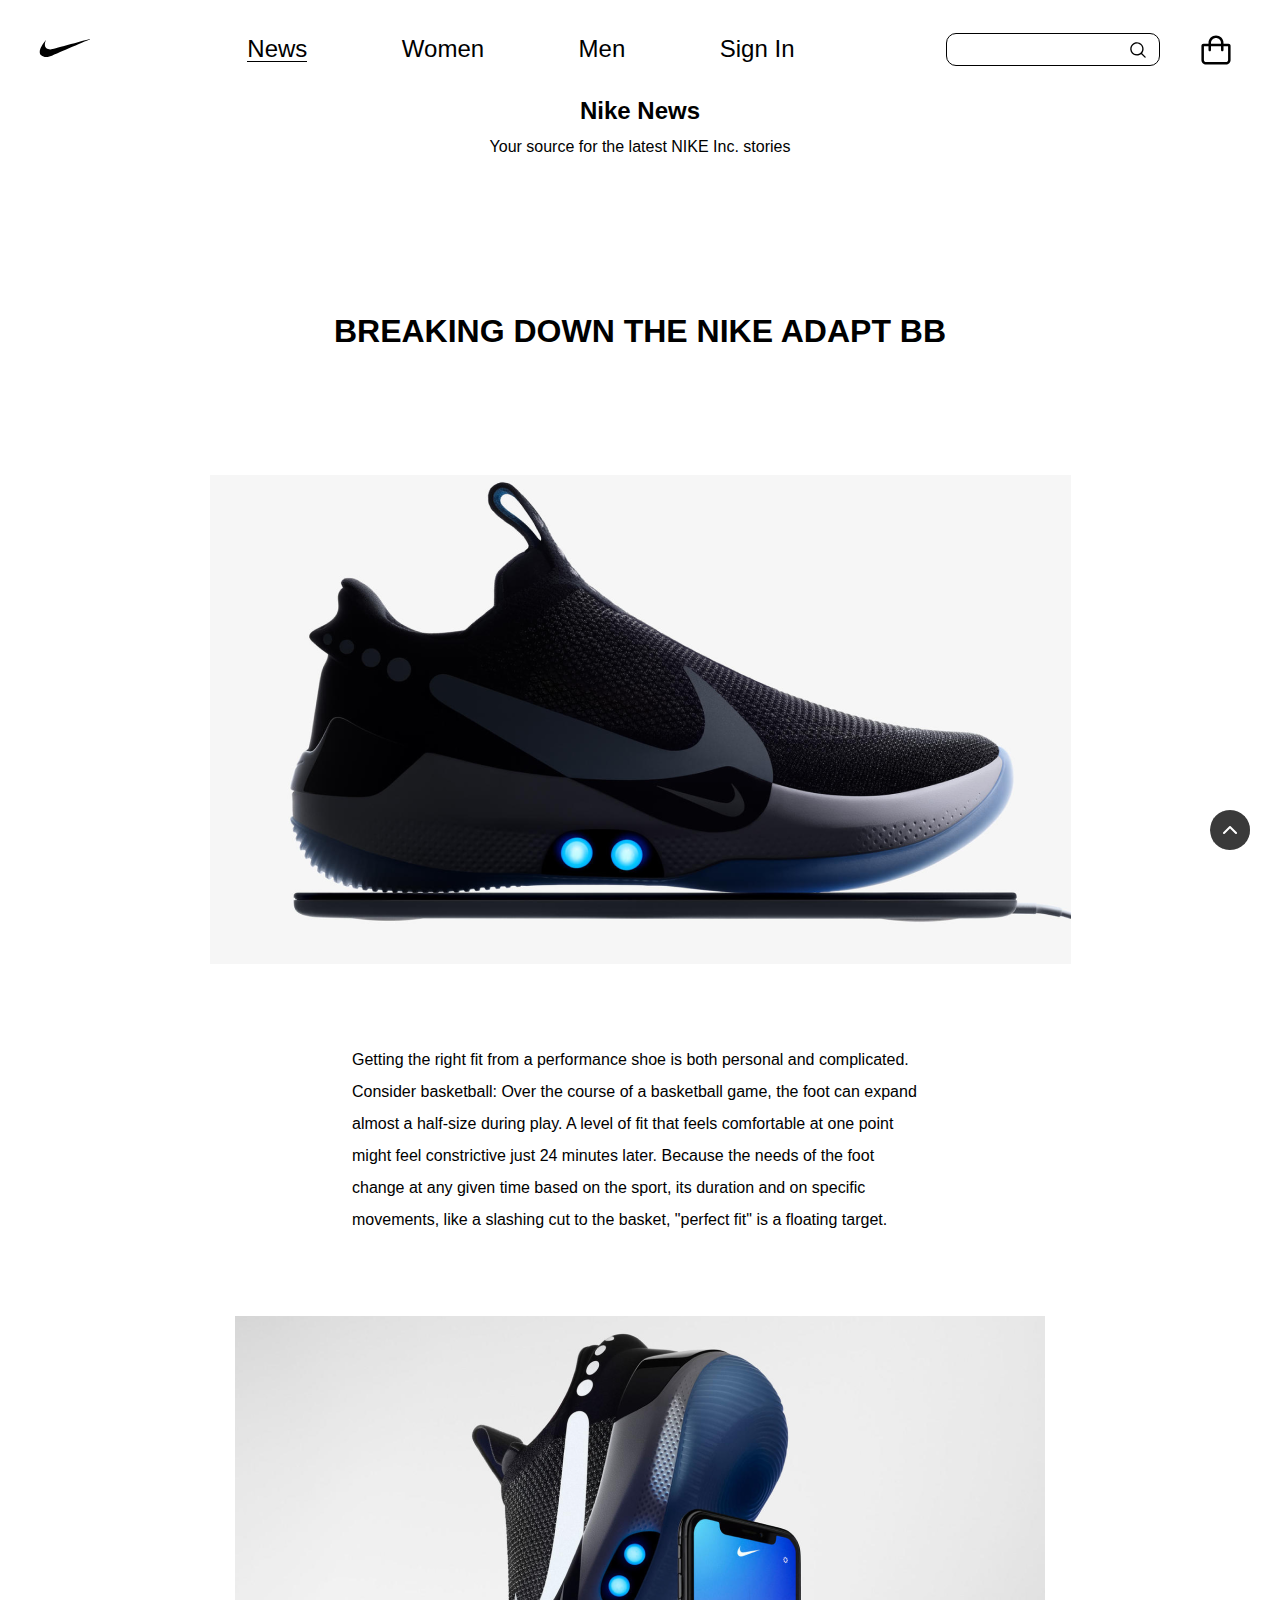
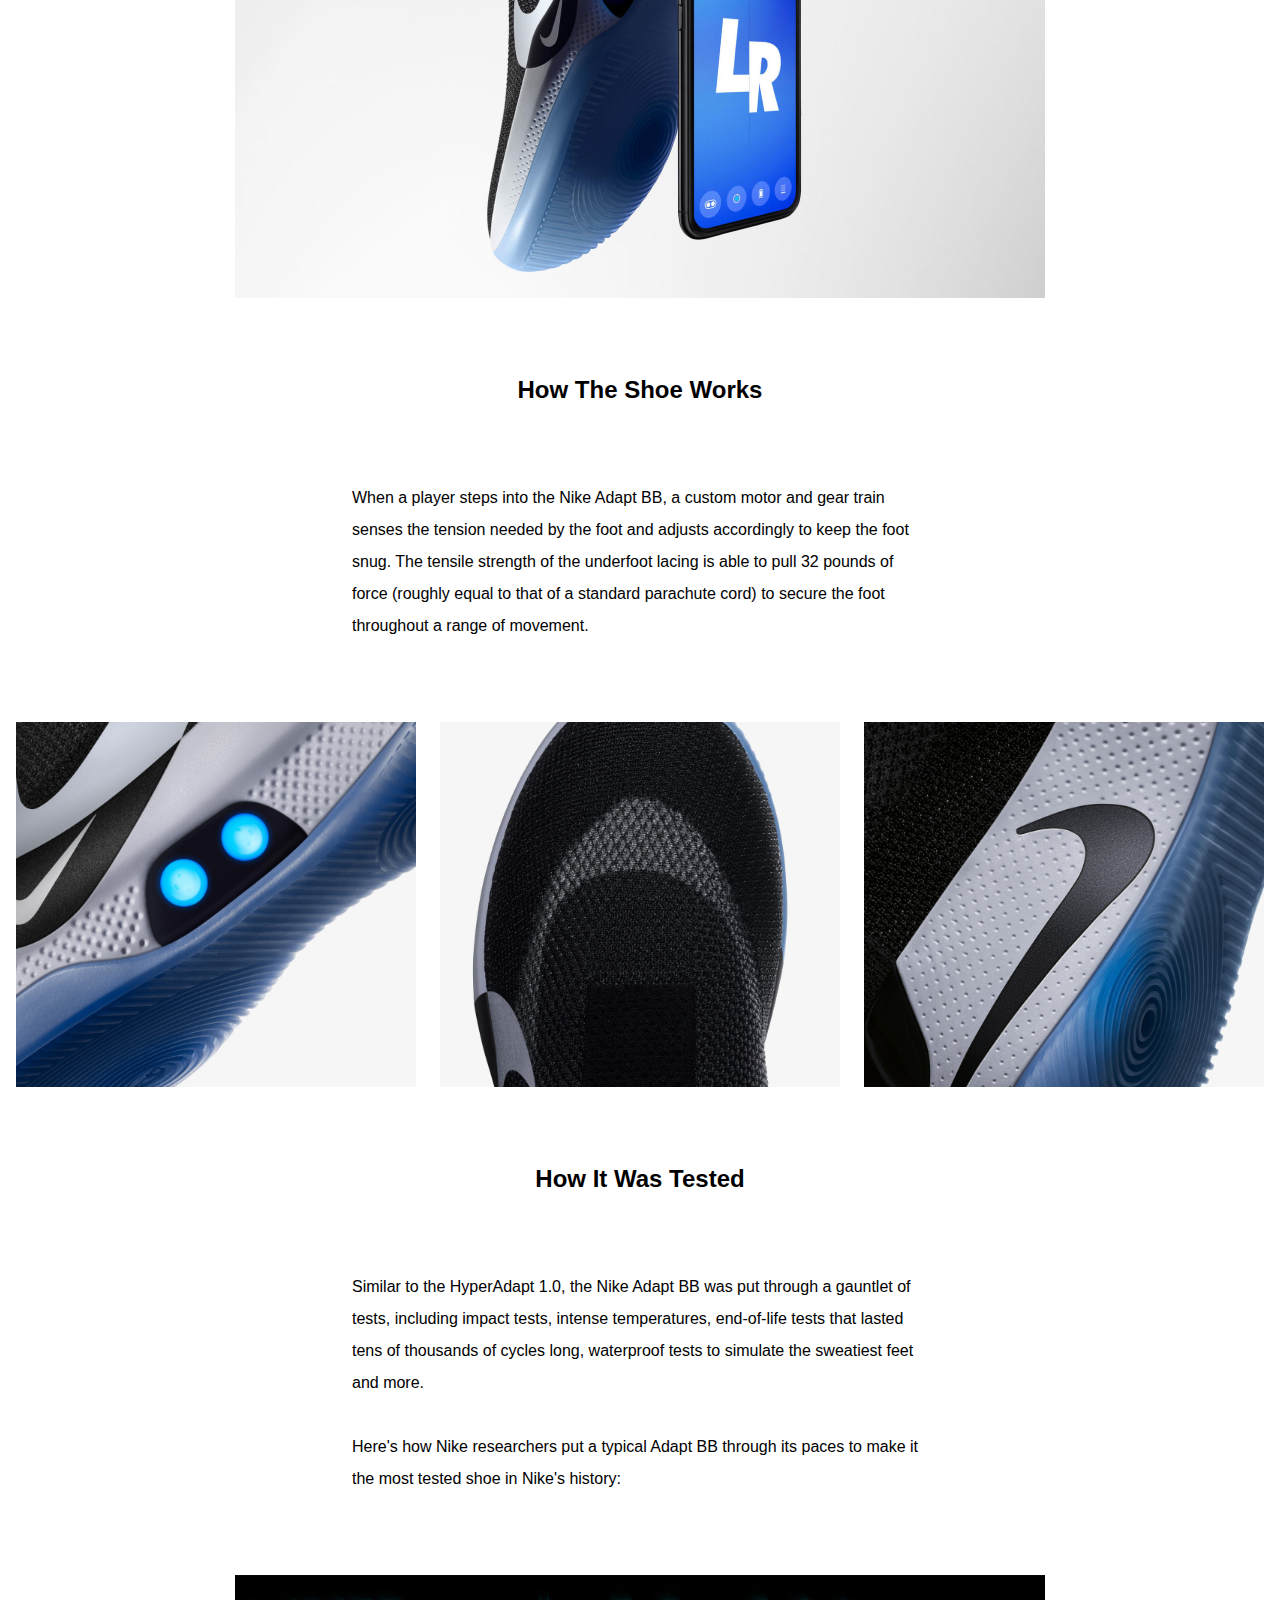
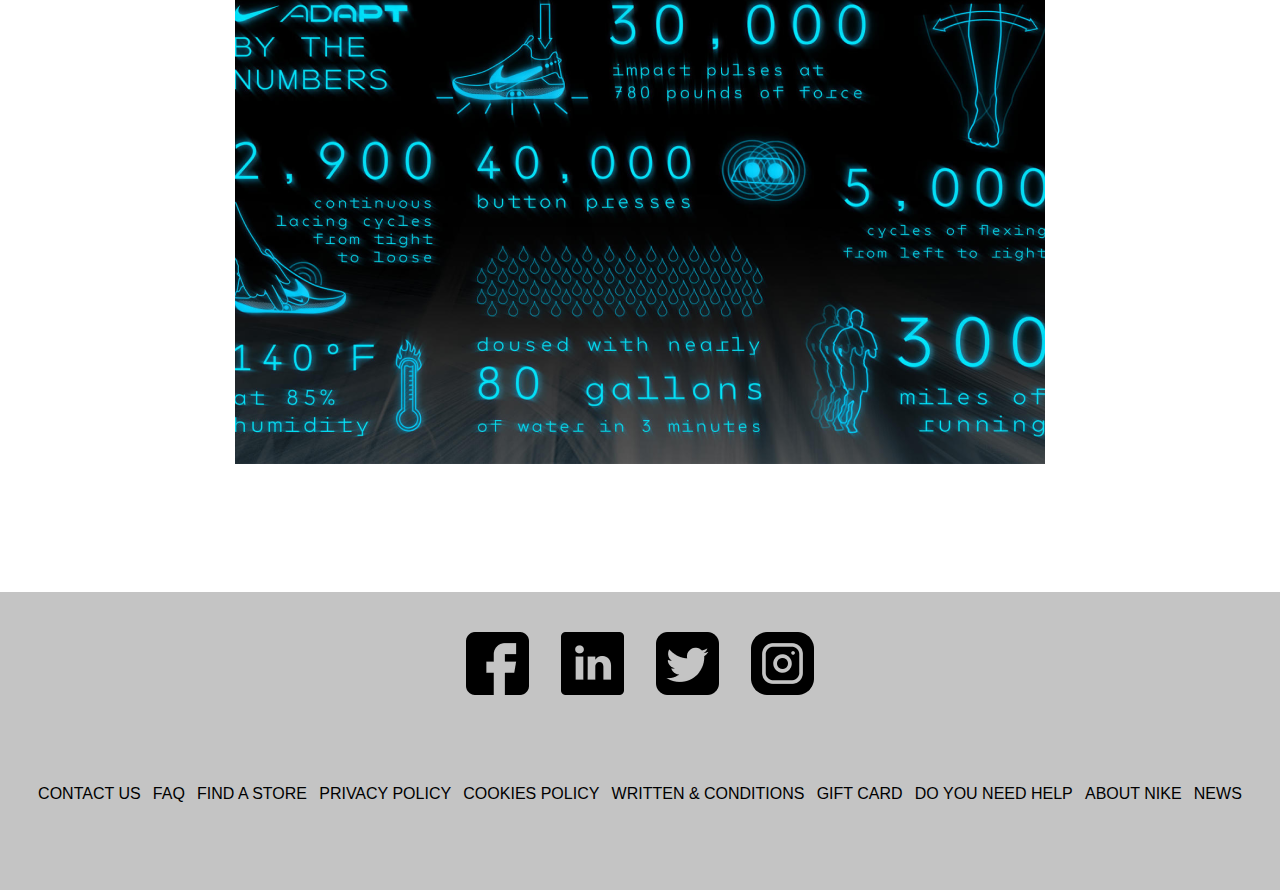
<file: assets/routes/news.html>
<!DOCTYPE html>
<html lang="en">
<head>
    <meta charset="UTF-8">
    <meta http-equiv="X-UA-Compatible" content="IE=edge">
    <meta name="viewport" content="width=device-width, initial-scale=1.0">
    <meta name="description" content="website is created for nike clothes shopping">
    <meta name="keywords" content="nike, shoes, clothes, nike shoes, men shoes, men clothes, women shoes, women clothes, women, men,">
    <meta name="author" content="Bachana Tsirghvava">
    <meta property="og:url" content="https://bachanatsirghvava.github.io/Final-project/">
    <meta property="og:type" content="website">
    <meta property="og:title" content="online shop">
    <meta property="og:description" content="website is created for online shopping">
    <link rel="stylesheet" href="../css/reset.css">
    <link rel="stylesheet" href="../css/style.css">
    <link rel="stylesheet" href="../css/responsive.css">
    <title>Nike's news</title>
</head>
<body>
    <!-- page header -->
    <header>
        <div class="container active-container">
            <nav class="nav nav__active">
                <a href="../../index.html">
                    <svg width="64px" height="64px" viewBox="0 0 192.76 192.76" xmlns="http://www.w3.org/2000/svg" fill="#000000" transform="matrix(1, 0, 0, 1, 0, 0)rotate(0)">
                        <g id="SVGRepo_bgCarrier" stroke-width="0"/>
                        <g id="SVGRepo_tracerCarrier" stroke-linecap="round" stroke-linejoin="round" stroke="#CCCCCC" stroke-width="0.7710239999999999"/>
                        <g id="SVGRepo_iconCarrier"> <g fill-rule="evenodd" clip-rule="evenodd"> <path fill="#ffffff" d="M0 0h192.756v192.756H0V0z"/> <path d="M42.741 71.477c-9.881 11.604-19.355 25.994-19.45 36.75-.037 4.047 1.255 7.58 4.354 10.256 4.46 3.854 9.374 5.213 14.264 5.221 7.146.01 14.242-2.873 19.798-5.096 9.357-3.742 112.79-48.659 112.79-48.659.998-.5.811-1.123-.438-.812-.504.126-112.603 30.505-112.603 30.505a24.771 24.771 0 0 1-6.524.934c-8.615.051-16.281-4.731-16.219-14.808.024-3.943 1.231-8.698 4.028-14.291z"/> </g> </g>
                    </svg>
                </a>
                <ul class="nav-links nav-links__active black-text">
                    <li class="black-active_class">
                        <a href="news.html">news</a>
                    </li>
                    <li>
                        <a href="women_shoes.html">women</a>
                    </li>
                    <li>
                        <a href="men_shoes.html">men</a>
                    </li>
                    <li>
                        <a href="sign_in.html">sign in</a>
                    </li>
                </ul>
                <div class="nav-icons">
                    <form class="search-form search-form__active">
                        <input type="search">
                        <svg width="64px" height="64px" viewBox="-24 -24 72.00 72.00" fill="none" xmlns="http://www.w3.org/2000/svg" stroke="#000000" stroke-width="0.00024000000000000003">
                            <g id="SVGRepo_bgCarrier" stroke-width="0"/>
                            <g id="SVGRepo_tracerCarrier" stroke-linecap="round" stroke-linejoin="round"/>
                            <g id="SVGRepo_iconCarrier"> <path d="M10.77 18.3C9.2807 18.3 7.82485 17.8584 6.58655 17.031C5.34825 16.2036 4.38311 15.0275 3.81318 13.6516C3.24325 12.2757 3.09413 10.7616 3.38468 9.30096C3.67523 7.84029 4.39239 6.49857 5.44548 5.44548C6.49857 4.39239 7.84029 3.67523 9.30096 3.38468C10.7616 3.09413 12.2757 3.24325 13.6516 3.81318C15.0275 4.38311 16.2036 5.34825 17.031 6.58655C17.8584 7.82485 18.3 9.2807 18.3 10.77C18.3 11.7588 18.1052 12.738 17.7268 13.6516C17.3484 14.5652 16.7937 15.3953 16.0945 16.0945C15.3953 16.7937 14.5652 17.3484 13.6516 17.7268C12.738 18.1052 11.7588 18.3 10.77 18.3ZM10.77 4.74999C9.58331 4.74999 8.42327 5.10189 7.43657 5.76118C6.44988 6.42046 5.68084 7.35754 5.22672 8.45389C4.77259 9.55025 4.65377 10.7566 4.88528 11.9205C5.11679 13.0844 5.68824 14.1535 6.52735 14.9926C7.36647 15.8317 8.43556 16.4032 9.59945 16.6347C10.7633 16.8662 11.9697 16.7474 13.0661 16.2933C14.1624 15.8391 15.0995 15.0701 15.7588 14.0834C16.4181 13.0967 16.77 11.9367 16.77 10.75C16.77 9.15869 16.1379 7.63257 15.0126 6.50735C13.8874 5.38213 12.3613 4.74999 10.77 4.74999Z" fill="#000000"/> <path d="M20 20.75C19.9015 20.7504 19.8038 20.7312 19.7128 20.6934C19.6218 20.6557 19.5392 20.6001 19.47 20.53L15.34 16.4C15.2075 16.2578 15.1354 16.0697 15.1388 15.8754C15.1422 15.6811 15.221 15.4958 15.3584 15.3583C15.4958 15.2209 15.6812 15.1422 15.8755 15.1388C16.0698 15.1354 16.2578 15.2075 16.4 15.34L20.53 19.47C20.6704 19.6106 20.7493 19.8012 20.7493 20C20.7493 20.1987 20.6704 20.3893 20.53 20.53C20.4608 20.6001 20.3782 20.6557 20.2872 20.6934C20.1962 20.7312 20.0985 20.7504 20 20.75Z" fill="#000000"/> </g>    
                        </svg>
                    </form>
                    <svg class="shopping-bag" width="64px" height="64px" viewBox="-7.2 -7.2 38.40 38.40" fill="none" xmlns="http://www.w3.org/2000/svg" stroke="#000000" stroke-width="0.00024000000000000003">
                        <g id="SVGRepo_bgCarrier" stroke-width="0"/>
                        <g id="SVGRepo_tracerCarrier" stroke-linecap="round" stroke-linejoin="round"/>
                        <g id="SVGRepo_iconCarrier"> <path d="M19.5 8.25H16.5V7.75C16.5 6.55653 16.0259 5.41193 15.182 4.56802C14.3381 3.72411 13.1935 3.25 12 3.25C10.8065 3.25 9.66193 3.72411 8.81802 4.56802C7.97411 5.41193 7.5 6.55653 7.5 7.75V8.25H4.5C4.16848 8.25 3.85054 8.3817 3.61612 8.61612C3.3817 8.85054 3.25 9.16848 3.25 9.5V18C3.25 18.7293 3.53973 19.4288 4.05546 19.9445C4.57118 20.4603 5.27065 20.75 6 20.75H18C18.7293 20.75 19.4288 20.4603 19.9445 19.9445C20.4603 19.4288 20.75 18.7293 20.75 18V9.5C20.75 9.16848 20.6183 8.85054 20.3839 8.61612C20.1495 8.3817 19.8315 8.25 19.5 8.25ZM9 7.75C9 6.95435 9.31607 6.19129 9.87868 5.62868C10.4413 5.06607 11.2044 4.75 12 4.75C12.7956 4.75 13.5587 5.06607 14.1213 5.62868C14.6839 6.19129 15 6.95435 15 7.75V8.25H9V7.75ZM19.25 18C19.25 18.3315 19.1183 18.6495 18.8839 18.8839C18.6495 19.1183 18.3315 19.25 18 19.25H6C5.66848 19.25 5.35054 19.1183 5.11612 18.8839C4.8817 18.6495 4.75 18.3315 4.75 18V9.75H7.5V12C7.5 12.1989 7.57902 12.3897 7.71967 12.5303C7.86032 12.671 8.05109 12.75 8.25 12.75C8.44891 12.75 8.63968 12.671 8.78033 12.5303C8.92098 12.3897 9 12.1989 9 12V9.75H15V12C15 12.1989 15.079 12.3897 15.2197 12.5303C15.3603 12.671 15.5511 12.75 15.75 12.75C15.9489 12.75 16.1397 12.671 16.2803 12.5303C16.421 12.3897 16.5 12.1989 16.5 12V9.75H19.25V18Z" fill="#000000"/> </g>    
                    </svg>
                </div>    
                <div class="burger nav-burger__active">
                    <div></div>
                    <div></div>
                    <div></div>
                </div>
            </nav>
        </div>
    </header>

    <!-- page main content -->
    <main>
        <div class="container">
            <div class="news-section">
                <h2 class="news-page_title">nike news</h2>
                <h5>Your source for the latest NIKE Inc. stories</h5>
                <div class="news-div">
                    <h1 class="page-title news-title">breaking down the nike adapt BB</h1>
                    <img src="../images/news_page/nike_adapt_BB.png" alt="nike_adapt_BB">
                    <p>Getting the right fit from a performance shoe is both personal and complicated. Consider basketball: Over the course of a basketball game, the foot can expand almost a half-size during play. A level of fit that feels comfortable at one point might feel constrictive just 24 minutes later. Because the needs of the foot change at any given time based on the sport, its duration and on specific movements, like a slashing cut to the basket, "perfect fit" is a floating target.</p>
                    <img src="../images/news_page/nike_adapt2.png" alt="nike_adapt_BB">
                    <h2>how the shoe works</h2>
                    <p>When a player steps into the Nike Adapt BB, a custom motor and gear train senses the tension needed by the foot and adjusts accordingly to keep the foot snug. The tensile strength of the underfoot lacing is able to pull 32 pounds of force (roughly equal to that of a standard parachute cord) to secure the foot throughout a range of movement.</p>
                    <div class="news-img_div">
                        <img src="../images/news_page/nike_adapt3.png" alt="nike_adapt_BB">
                        <img src="../images/news_page/nike_adapt4.png" alt="nike_adapt_BB">
                        <img src="../images/news_page/nike_adapt5.png" alt="nike_adapt_BB">
                    </div>
                    <h2>how it was tested</h2>
                    <p id="test-paragraph">Similar to the HyperAdapt 1.0, the Nike Adapt BB was put through a gauntlet of tests, including impact tests, intense temperatures, end-of-life tests that lasted tens of thousands of cycles long, waterproof tests to simulate the sweatiest feet and more.</p>
                    <p id="test-paragraph2">Here's how Nike researchers put a typical Adapt BB through its paces to make it the most tested shoe in Nike's history:
                    </p>
                    <img src="../images/news_page/nike_adapt6.png" alt="nike_adapt_BB">
                </div>
        </div>
    </main>

    <!-- page footer -->
    <footer>
        <div class="container">
            <div class="footer-icons">
                <a href="https://www.facebook.com/">
                    <img src="../icons/footer_icons/facebook.png" alt="facebook_icon">
                </a>
                <a href="https://www.linkedin.com/feed/">
                    <img src="../icons/footer_icons/linkedin.png" alt="linkedin_icon">
                </a>
                <a href="https://twitter.com/">
                    <img src="../icons/footer_icons/twitter.png" alt="twitter_icon">
                </a>
                <a href="https://www.instagram.com/">
                    <img src="../icons/footer_icons/instagram.png" alt="instagram_icon">
                </a>
            </div>
            <nav class="footer-nav">
                <ul>
                    <li class="footer-contact">
                        <a href="#">contact us</a>
                    </li>
                    <li class="footer-faq">
                        <a href="#">faq</a>
                    </li>
                    <li class="footer-store">
                        <a href="#">find a store</a>
                    </li>
                    <li class="footer-privacy">
                        <a href="#">privacy policy</a>
                    </li>
                    <li class="footer-cookies">
                        <a href="#">cookies policy</a>
                    </li>
                    <li class="footer-conditions">
                        <a href="#">written & conditions</a>
                    </li>
                    <li class="footer-gift">
                        <a href="#">gift card</a>
                    </li>
                    <li class="footer-help">
                        <a href="#">do you need help</a>
                    </li>
                    <li class="footer-about"> 
                        <a href="#">about nike</a>
                    </li>
                    <li class="me">
                        <a href="news.html">news</a>
                    </li>
                </ul>
            </nav>
        </div>
    </footer>

    <!-- scroll top button -->
    <button id="scroll-top" class="scroll-top__active">
        <svg width="8" height="14" viewBox="0 0 8 14" fill="none" xmlns="http://www.w3.org/2000/svg">
            <path d="M1 13L7 7L1 1" stroke="white" stroke-width="2" stroke-linecap="round" stroke-linejoin="round"/>
            </svg>
    </button>

    <!-- javascript link-->
    <script src="../js/app.js"></script>
</body>
</html>
</file>
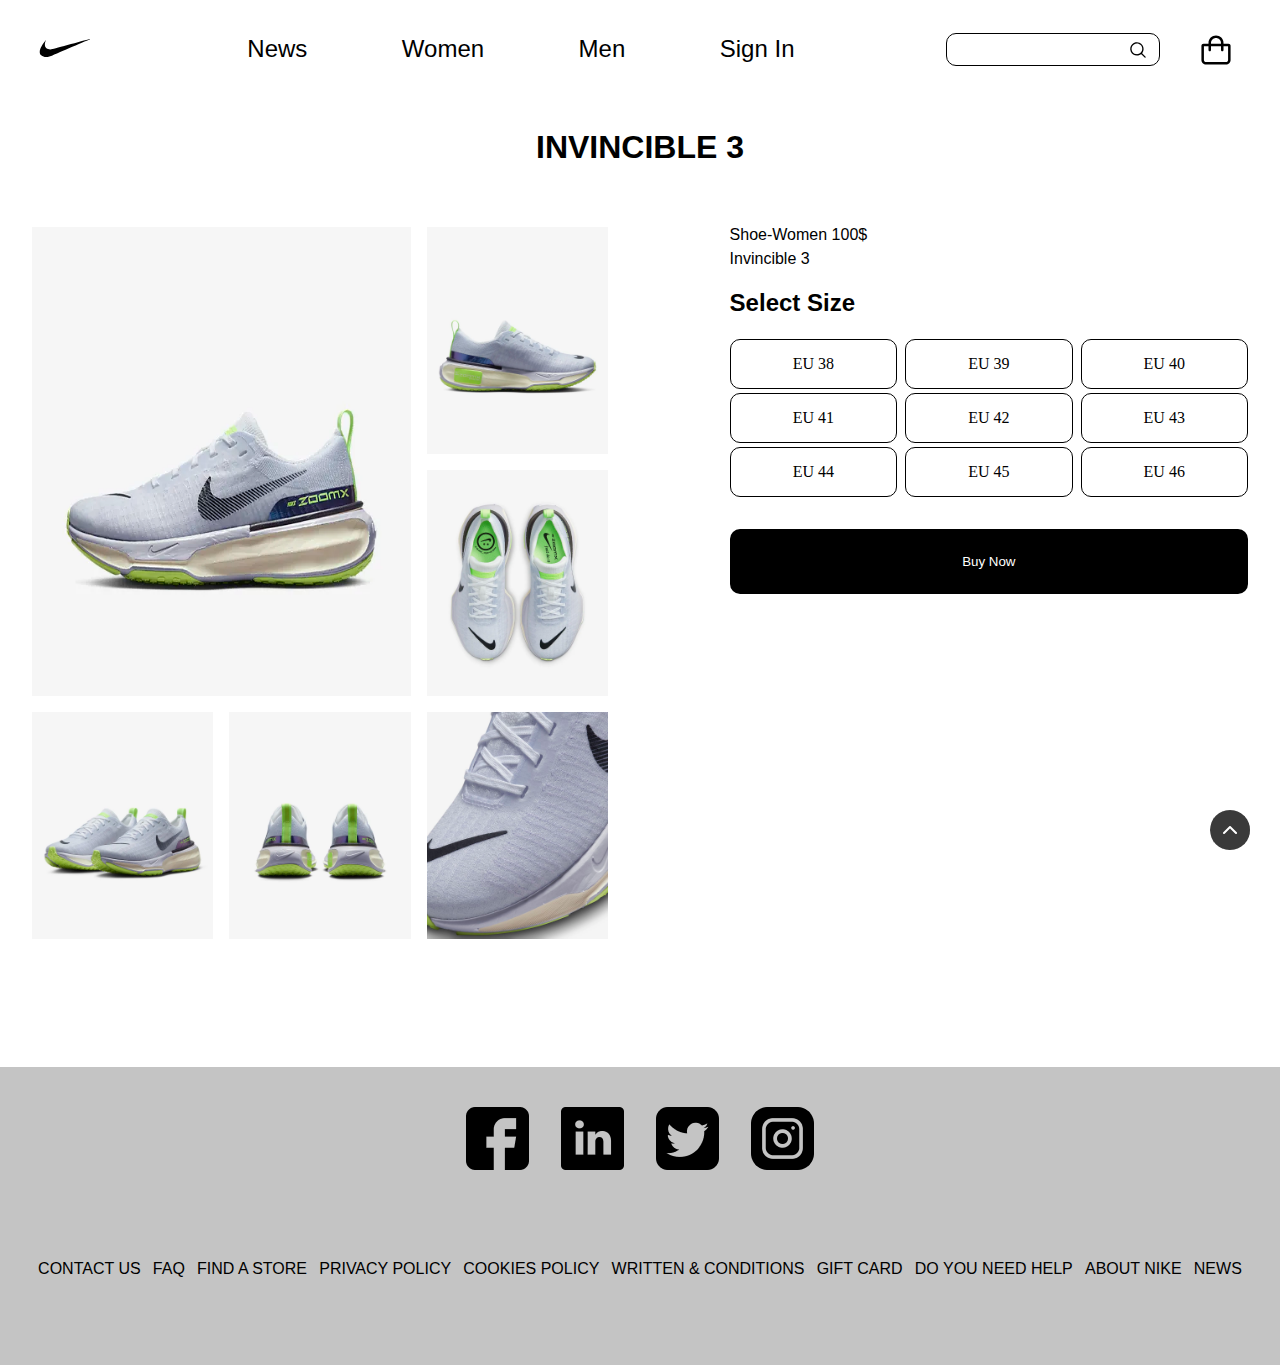
<file: assets/routes/nikeInvincible3.html>
<!DOCTYPE html>
<html lang="en">
<head>
    <meta charset="UTF-8">
    <meta http-equiv="X-UA-Compatible" content="IE=edge">
    <meta name="viewport" content="width=device-width, initial-scale=1.0">
    <meta name="description" content="website is created for nike clothes shopping">
    <meta name="keywords" content="nike, shoes, clothes, nike shoes, men shoes, men clothes, women shoes, women clothes, women, men,">
    <meta name="author" content="Bachana Tsirghvava">
    <meta property="og:url" content="https://bachanatsirghvava.github.io/Final-project/">
    <meta property="og:type" content="website">
    <meta property="og:title" content="online shop">
    <meta property="og:description" content="website is created for online shopping">
    <link rel="stylesheet" href="../css/reset.css">
    <link rel="stylesheet" href="../css/style.css">
    <link rel="stylesheet" href="../css/responsive.css">
    <title>Nike Invincible 3</title>
</head>
<body>
    <!-- page header -->
    <header>
        <div class="container active-container">
            <nav class="nav nav__active">
                <a href="../../index.html">
                    <svg width="64px" height="64px" viewBox="0 0 192.76 192.76" xmlns="http://www.w3.org/2000/svg" fill="#000000" transform="matrix(1, 0, 0, 1, 0, 0)rotate(0)">
                        <g id="SVGRepo_bgCarrier" stroke-width="0"/>
                        <g id="SVGRepo_tracerCarrier" stroke-linecap="round" stroke-linejoin="round" stroke="#CCCCCC" stroke-width="0.7710239999999999"/>
                        <g id="SVGRepo_iconCarrier"> <g fill-rule="evenodd" clip-rule="evenodd"> <path fill="#ffffff" d="M0 0h192.756v192.756H0V0z"/> <path d="M42.741 71.477c-9.881 11.604-19.355 25.994-19.45 36.75-.037 4.047 1.255 7.58 4.354 10.256 4.46 3.854 9.374 5.213 14.264 5.221 7.146.01 14.242-2.873 19.798-5.096 9.357-3.742 112.79-48.659 112.79-48.659.998-.5.811-1.123-.438-.812-.504.126-112.603 30.505-112.603 30.505a24.771 24.771 0 0 1-6.524.934c-8.615.051-16.281-4.731-16.219-14.808.024-3.943 1.231-8.698 4.028-14.291z"/> </g> </g>  
                    </svg>
                </a>
                <ul class="nav-links nav-links__active black-text">
                    <li>
                        <a href="news.html">news</a>
                    </li>
                    <li>
                        <a href="women_shoes.html">women</a>
                    </li>
                    <li>
                        <a href="men_shoes.html">men</a>
                    </li>
                    <li>
                        <a href="sign_in.html">sign in</a>
                    </li>
                </ul>
                <div class="nav-icons">
                    <form class="search-form search-form__active">
                        <input type="search">
                        <svg width="64px" height="64px" viewBox="-24 -24 72.00 72.00" fill="none" xmlns="http://www.w3.org/2000/svg" stroke="#000000" stroke-width="0.00024000000000000003">
                            <g id="SVGRepo_bgCarrier" stroke-width="0"/>
                            <g id="SVGRepo_tracerCarrier" stroke-linecap="round" stroke-linejoin="round"/>
                            <g id="SVGRepo_iconCarrier"> <path d="M10.77 18.3C9.2807 18.3 7.82485 17.8584 6.58655 17.031C5.34825 16.2036 4.38311 15.0275 3.81318 13.6516C3.24325 12.2757 3.09413 10.7616 3.38468 9.30096C3.67523 7.84029 4.39239 6.49857 5.44548 5.44548C6.49857 4.39239 7.84029 3.67523 9.30096 3.38468C10.7616 3.09413 12.2757 3.24325 13.6516 3.81318C15.0275 4.38311 16.2036 5.34825 17.031 6.58655C17.8584 7.82485 18.3 9.2807 18.3 10.77C18.3 11.7588 18.1052 12.738 17.7268 13.6516C17.3484 14.5652 16.7937 15.3953 16.0945 16.0945C15.3953 16.7937 14.5652 17.3484 13.6516 17.7268C12.738 18.1052 11.7588 18.3 10.77 18.3ZM10.77 4.74999C9.58331 4.74999 8.42327 5.10189 7.43657 5.76118C6.44988 6.42046 5.68084 7.35754 5.22672 8.45389C4.77259 9.55025 4.65377 10.7566 4.88528 11.9205C5.11679 13.0844 5.68824 14.1535 6.52735 14.9926C7.36647 15.8317 8.43556 16.4032 9.59945 16.6347C10.7633 16.8662 11.9697 16.7474 13.0661 16.2933C14.1624 15.8391 15.0995 15.0701 15.7588 14.0834C16.4181 13.0967 16.77 11.9367 16.77 10.75C16.77 9.15869 16.1379 7.63257 15.0126 6.50735C13.8874 5.38213 12.3613 4.74999 10.77 4.74999Z" fill="#000000"/> <path d="M20 20.75C19.9015 20.7504 19.8038 20.7312 19.7128 20.6934C19.6218 20.6557 19.5392 20.6001 19.47 20.53L15.34 16.4C15.2075 16.2578 15.1354 16.0697 15.1388 15.8754C15.1422 15.6811 15.221 15.4958 15.3584 15.3583C15.4958 15.2209 15.6812 15.1422 15.8755 15.1388C16.0698 15.1354 16.2578 15.2075 16.4 15.34L20.53 19.47C20.6704 19.6106 20.7493 19.8012 20.7493 20C20.7493 20.1987 20.6704 20.3893 20.53 20.53C20.4608 20.6001 20.3782 20.6557 20.2872 20.6934C20.1962 20.7312 20.0985 20.7504 20 20.75Z" fill="#000000"/> </g>    
                        </svg>
                    </form>
                    <svg class="shopping-bag" width="64px" height="64px" viewBox="-7.2 -7.2 38.40 38.40" fill="none" xmlns="http://www.w3.org/2000/svg" stroke="#000000" stroke-width="0.00024000000000000003">
                        <g id="SVGRepo_bgCarrier" stroke-width="0"/>
                        <g id="SVGRepo_tracerCarrier" stroke-linecap="round" stroke-linejoin="round"/>
                        <g id="SVGRepo_iconCarrier"> <path d="M19.5 8.25H16.5V7.75C16.5 6.55653 16.0259 5.41193 15.182 4.56802C14.3381 3.72411 13.1935 3.25 12 3.25C10.8065 3.25 9.66193 3.72411 8.81802 4.56802C7.97411 5.41193 7.5 6.55653 7.5 7.75V8.25H4.5C4.16848 8.25 3.85054 8.3817 3.61612 8.61612C3.3817 8.85054 3.25 9.16848 3.25 9.5V18C3.25 18.7293 3.53973 19.4288 4.05546 19.9445C4.57118 20.4603 5.27065 20.75 6 20.75H18C18.7293 20.75 19.4288 20.4603 19.9445 19.9445C20.4603 19.4288 20.75 18.7293 20.75 18V9.5C20.75 9.16848 20.6183 8.85054 20.3839 8.61612C20.1495 8.3817 19.8315 8.25 19.5 8.25ZM9 7.75C9 6.95435 9.31607 6.19129 9.87868 5.62868C10.4413 5.06607 11.2044 4.75 12 4.75C12.7956 4.75 13.5587 5.06607 14.1213 5.62868C14.6839 6.19129 15 6.95435 15 7.75V8.25H9V7.75ZM19.25 18C19.25 18.3315 19.1183 18.6495 18.8839 18.8839C18.6495 19.1183 18.3315 19.25 18 19.25H6C5.66848 19.25 5.35054 19.1183 5.11612 18.8839C4.8817 18.6495 4.75 18.3315 4.75 18V9.75H7.5V12C7.5 12.1989 7.57902 12.3897 7.71967 12.5303C7.86032 12.671 8.05109 12.75 8.25 12.75C8.44891 12.75 8.63968 12.671 8.78033 12.5303C8.92098 12.3897 9 12.1989 9 12V9.75H15V12C15 12.1989 15.079 12.3897 15.2197 12.5303C15.3603 12.671 15.5511 12.75 15.75 12.75C15.9489 12.75 16.1397 12.671 16.2803 12.5303C16.421 12.3897 16.5 12.1989 16.5 12V9.75H19.25V18Z" fill="#000000"/> </g>    
                    </svg>
                </div>    
                <div class="burger nav-burger__active">
                    <div></div>
                    <div></div>
                    <div></div>
                </div>
            </nav>
        </div>
    </header>
    
    <!-- page main content -->
    <main>
        <section class="container product-wrapper">
            <h1 class="page-title"> invincible 3</h1>
            <div class="product-div">
                <div class="product-images">
                    <img class="image1" src="../images/women_section/invinsible3.webp" alt="nike_invincible3">
                    <img class="image2 small-img" src="../images/women_section/invincible3/nikeinvincible2.webp" alt="nike_invincible3">
                    <img class="image3 small-img" src="../images/women_section/invincible3/nikeinvincible3.webp" alt="nike_invincible3">
                    <img class="image4 small-img" src="../images/women_section/invincible3/nikeinvincible4.webp" alt="nike_invincible3">
                    <img class="image5 small-img" src="../images/women_section/invincible3/nikeinvincible5.webp" alt="nike_invincible3">
                    <img class="image6 small-img" src="../images/women_section/invincible3/nikeinvincible6.jpeg" alt="nike_invincible3">
                </div>
                <!-- product carousel -->
                <div class="product-carousel">
                    <div class="slideshow-container">
                        <div class="mySlides fade">
                        <div class="numbertext">1 / 3</div>
                        <img src="../images/women_section/invinsible3.webp" style="width:100%">    
                        </div>
                        <div class="mySlides fade">
                        <div class="numbertext">2 / 3</div>
                        <img src="../images/women_section/invincible3/nikeinvincible2.webp" style="width:100%">
                        </div>
                        <div class="mySlides fade">
                        <div class="numbertext">3 / 3</div>
                        <img src="../images/women_section/invincible3/nikeinvincible3.webp" style="width:100%">
                        </div>
                        <a class="prev" onclick="plusSlides(-1)"><svg width="64px" height="64px" viewBox="-3.6 -3.6 31.20 31.20" fill="none" xmlns="http://www.w3.org/2000/svg" transform="rotate(180)">
                            <g id="SVGRepo_bgCarrier" stroke-width="0"/>
                            <g id="SVGRepo_tracerCarrier" stroke-linecap="round" stroke-linejoin="round"/>
                            <g id="SVGRepo_iconCarrier"> <path d="M10.25 16.25C10.1493 16.2466 10.0503 16.2227 9.95921 16.1797C9.86807 16.1367 9.78668 16.0756 9.72001 16C9.57956 15.8594 9.50067 15.6688 9.50067 15.47C9.50067 15.2713 9.57956 15.0806 9.72001 14.94L12.72 11.94L9.72001 8.94002C9.66069 8.79601 9.64767 8.63711 9.68277 8.48536C9.71786 8.33361 9.79933 8.19656 9.91586 8.09322C10.0324 7.98988 10.1782 7.92538 10.3331 7.90868C10.4879 7.89198 10.6441 7.92391 10.78 8.00002L14.28 11.5C14.4205 11.6407 14.4994 11.8313 14.4994 12.03C14.4994 12.2288 14.4205 12.4194 14.28 12.56L10.78 16C10.7133 16.0756 10.6319 16.1367 10.5408 16.1797C10.4497 16.2227 10.3507 16.2466 10.25 16.25Z" fill="#000000"/> </g>
                            </svg>
                        </a>
                        <a class="next" onclick="plusSlides(1)"><svg width="64px" height="64px" viewBox="-3.6 -3.6 31.20 31.20" fill="none" xmlns="http://www.w3.org/2000/svg">
                            <g id="SVGRepo_bgCarrier" stroke-width="0"/>
                            <g id="SVGRepo_tracerCarrier" stroke-linecap="round" stroke-linejoin="round"/>
                            <g id="SVGRepo_iconCarrier"> <path d="M10.25 16.25C10.1493 16.2466 10.0503 16.2227 9.95921 16.1797C9.86807 16.1367 9.78668 16.0756 9.72001 16C9.57956 15.8594 9.50067 15.6688 9.50067 15.47C9.50067 15.2713 9.57956 15.0806 9.72001 14.94L12.72 11.94L9.72001 8.94002C9.66069 8.79601 9.64767 8.63711 9.68277 8.48536C9.71786 8.33361 9.79933 8.19656 9.91586 8.09322C10.0324 7.98988 10.1782 7.92538 10.3331 7.90868C10.4879 7.89198 10.6441 7.92391 10.78 8.00002L14.28 11.5C14.4205 11.6407 14.4994 11.8313 14.4994 12.03C14.4994 12.2288 14.4205 12.4194 14.28 12.56L10.78 16C10.7133 16.0756 10.6319 16.1367 10.5408 16.1797C10.4497 16.2227 10.3507 16.2466 10.25 16.25Z" fill="#000000"/> </g>
                            </svg>
                        </a>
                    </div>
                        <br>
                    <div style="text-align:center">
                        <span class="dot" onclick="currentSlide(1)"></span> 
                        <span class="dot" onclick="currentSlide(2)"></span> 
                        <span class="dot" onclick="currentSlide(3)"></span> 
                    </div>
                </div>
                <div class="product-details">
                    <p>shoe-women 100$</p>
                    <p>invincible 3</p>
                    <p class="product-size">select size</p>
                    <div class="product-size_div">
                        <div class="size38">eu 38</div>
                        <div class="size39">eu 39</div>
                        <div class="size40">eu 40</div>
                        <div class="size41">eu 41</div>
                        <div class="size42">eu 42</div>
                        <div class="size43">eu 43</div>
                        <div class="size44">eu 44</div>
                        <div class="size45">eu 45</div>
                        <div class="size46">eu 46</div>
                    </div>
                    <button class="modal-open">buy now</button>
                </div>
            </div>
            <div class="modal-wrapper">
                <div class="modal-window">
                    <button class="modal-close">x</button>
                    <div class="modal-header">
                        <h3>buying options</h3>
                    </div>
                    <div class="modal-content">
                        <form>
                            <!-- user's personal information -->
                            <input class="fname" required type="text" placeholder="first name">
                            <input class="lname" required type="text" placeholder="last name">
                            <input class="email" required type="email" placeholder="enter email">
                            <input class="password" required type="password" placeholder="password">
                            <input class="adress" required type="adress" placeholder="adress">
                            <!-- user's card information -->
                            <p class="user-card">card info</p>
                            <div class="card-number card-info">
                                <label class="cname-label" for="cname">card number</label>
                                <input class="cname-input" required type="text" name="cname" id="cname" placeholder="1234-5678-9012-3456">
                            </div>
                            <div class="exp-date card-info">
                                <label class="edate-label" for="edate">exp. date</label>
                                <input class="edate-input" required type="text" name="edate" id="edate" placeholder="00/00">
                            </div>
                            <div class="cvc card-info">
                                <label class="cvc-label" for="cvc">cvc number</label>
                                <input class="cvc-input" required type="text" name="cvc" id="cvc" placeholder="123">
                            </div>
                            <button class="modal-submit white-text">submit</button>
                        </form>
                    </div>
                </div>
            </div>
        </section>
    </main>

    <!-- page footer -->
    <footer>
        <div class="container">
            <div class="footer-icons">
                <a href="https://www.facebook.com/">
                    <img src="../icons/footer_icons/facebook.png" alt="facebook_icon">
                </a>
                <a href="https://www.linkedin.com/feed/">
                    <img src="../icons/footer_icons/linkedin.png" alt="linkedin_icon">
                </a>
                <a href="https://twitter.com/">
                    <img src="../icons/footer_icons/twitter.png" alt="twitter_icon">
                </a>
                <a href="https://www.instagram.com/">
                    <img src="../icons/footer_icons/instagram.png" alt="instagram_icon">
                </a>
            </div>
            <nav class="footer-nav">
                <ul>
                    <li class="footer-contact">
                        <a href="#">contact us</a>
                    </li>
                    <li class="footer-faq">
                        <a href="#">faq</a>
                    </li>
                    <li class="footer-store">
                        <a href="#">find a store</a>
                    </li>
                    <li class="footer-privacy">
                        <a href="#">privacy policy</a>
                    </li>
                    <li class="footer-cookies">
                        <a href="#">cookies policy</a>
                    </li>
                    <li class="footer-conditions">
                        <a href="#">written & conditions</a>
                    </li>
                    <li class="footer-gift">
                        <a href="#">gift card</a>
                    </li>
                    <li class="footer-help">
                        <a href="#">do you need help</a>
                    </li>
                    <li class="footer-about"> 
                        <a href="#">about nike</a>
                    </li>
                    <li class="me">
                        <a href="../routes/news.html">news</a>
                    </li>
                </ul>
            </nav>
        </div>
    </footer>

    <!-- scroll top button -->
    <button id="scroll-top" class="scroll-top__active">
        <svg width="8" height="14" viewBox="0 0 8 14" fill="none" xmlns="http://www.w3.org/2000/svg">
            <path d="M1 13L7 7L1 1" stroke="white" stroke-width="2" stroke-linecap="round" stroke-linejoin="round"/>
            </svg>
    </button>

    <!-- javascript link-->
    <script src="../js/app.js"></script>
</body>
</html>
</file>
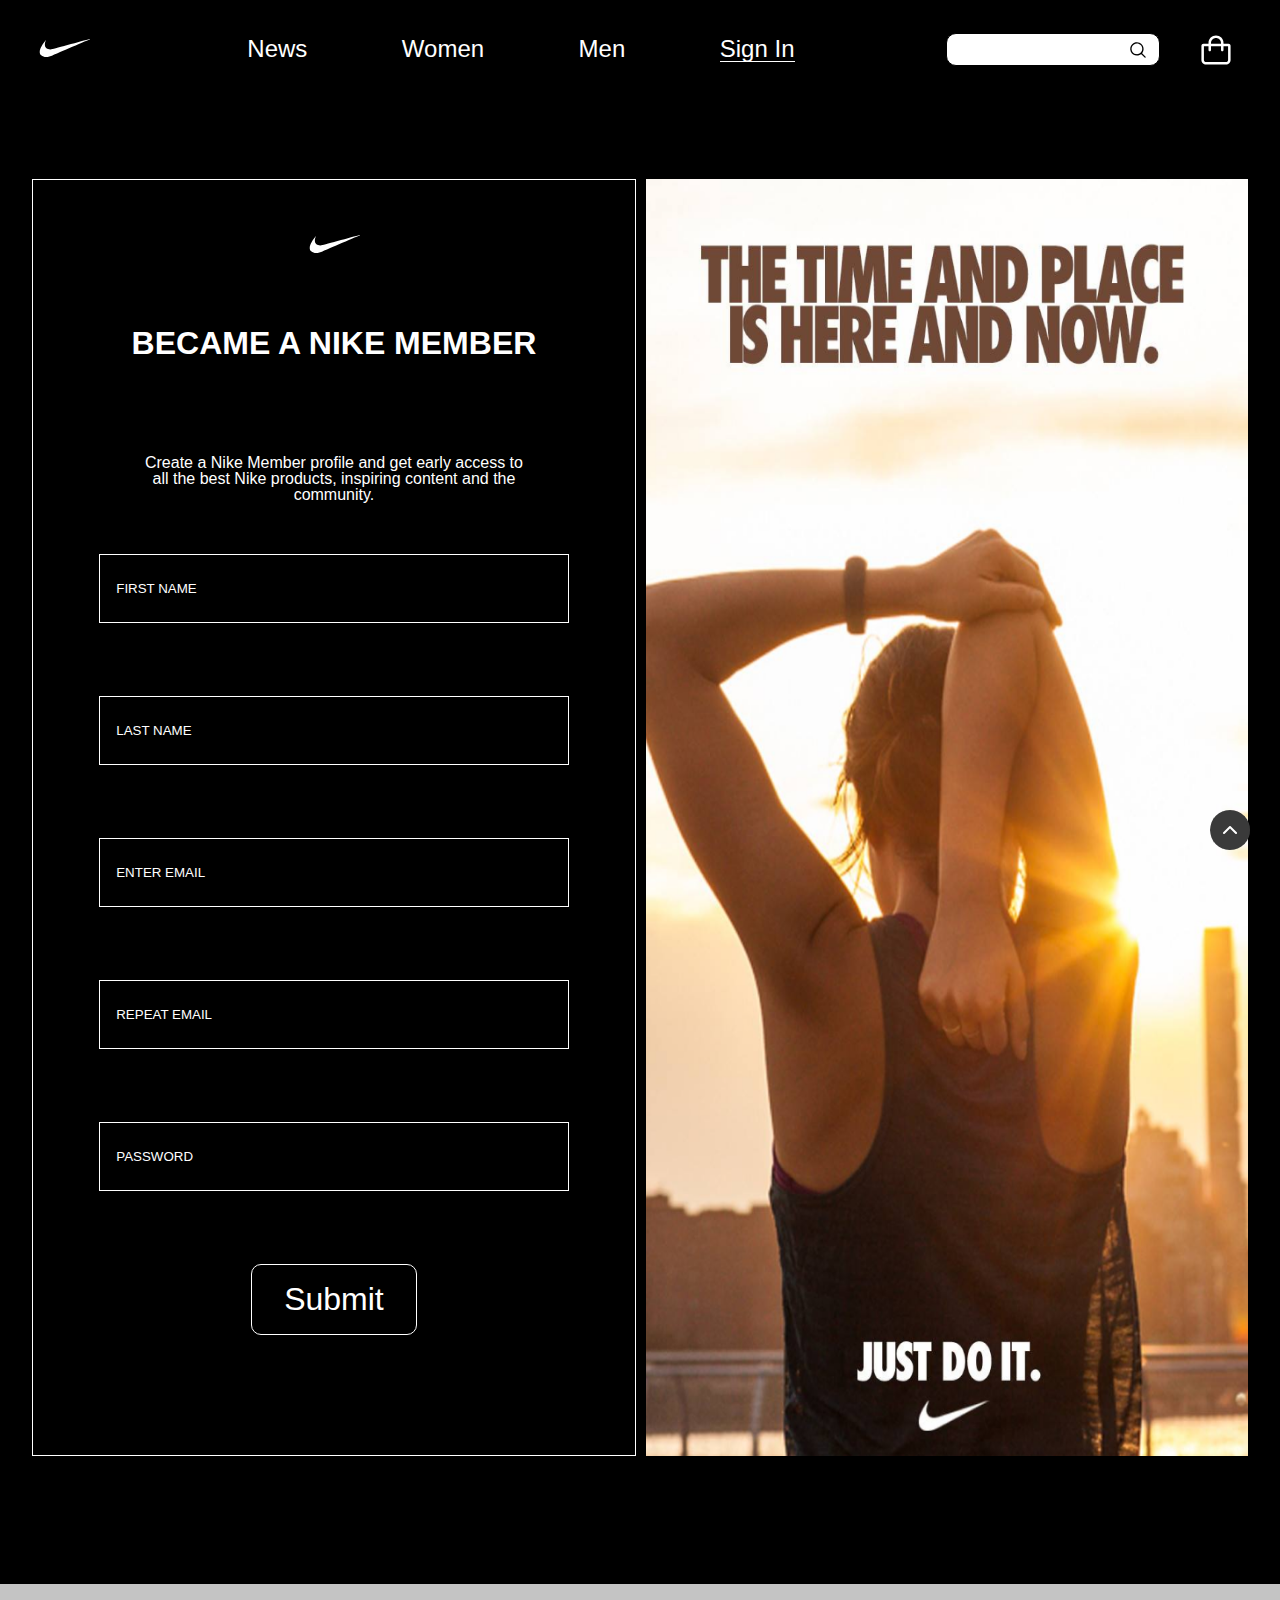
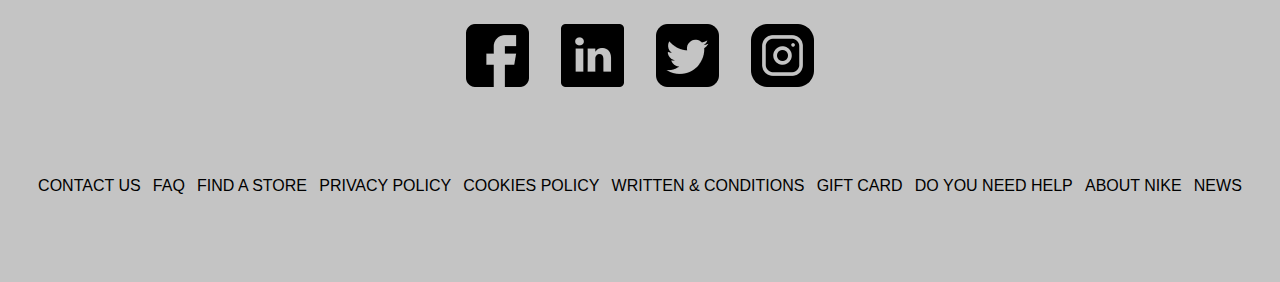
<file: assets/routes/sign_in.html>
<!DOCTYPE html>
<html lang="en">
<head>
    <meta charset="UTF-8">
    <meta http-equiv="X-UA-Compatible" content="IE=edge">
    <meta name="viewport" content="width=device-width, initial-scale=1.0">
    <meta name="description" content="website is created for nike clothes shopping">
    <meta name="keywords" content="nike, shoes, clothes, nike shoes, men shoes, men clothes, women shoes, women clothes, women, men,">
    <meta name="author" content="Bachana Tsirghvava">
    <meta property="og:url" content="https://bachanatsirghvava.github.io/Final-project/">
    <meta property="og:type" content="website">
    <meta property="og:title" content="online shop">
    <meta property="og:description" content="website is created for online shopping">
    <link rel="stylesheet" href="../css/reset.css">
    <link rel="stylesheet" href="../css/style.css">
    <link rel="stylesheet" href="../css/responsive.css">
    <title>Sign In</title>
</head>
<body class="black-body">
    <!-- page header -->
    <header>
        <div class="container active-container">
            <nav class="nav nav__active">
                <a href="../../index.html">
                    <svg width="64px" height="64px" viewBox="0 0 192.76 192.76" xmlns="http://www.w3.org/2000/svg" fill="#ffffff" transform="matrix(1, 0, 0, 1, 0, 0)rotate(0)" stroke="#ffffff" stroke-width="0.00192756">
                        <g id="SVGRepo_bgCarrier" stroke-width="0"/>
                        <g id="SVGRepo_tracerCarrier" stroke-linecap="round" stroke-linejoin="round" stroke="#CCCCCC" stroke-width="0.38551199999999997"/>
                        <g id="SVGRepo_iconCarrier"> <g fill-rule="evenodd" clip-rule="evenodd"> <path fill="#000000" d="M0 0h192.756v192.756H0V0z"/> <path d="M42.741 71.477c-9.881 11.604-19.355 25.994-19.45 36.75-.037 4.047 1.255 7.58 4.354 10.256 4.46 3.854 9.374 5.213 14.264 5.221 7.146.01 14.242-2.873 19.798-5.096 9.357-3.742 112.79-48.659 112.79-48.659.998-.5.811-1.123-.438-.812-.504.126-112.603 30.505-112.603 30.505a24.771 24.771 0 0 1-6.524.934c-8.615.051-16.281-4.731-16.219-14.808.024-3.943 1.231-8.698 4.028-14.291z"/> </g> </g> 
                    </svg>
                </a>
                <ul class="nav-links white-hover nav-links__active white-text">
                    <li>
                        <a href="news.html">news</a>
                    </li>
                    <li>
                        <a href="women_shoes.html">women</a>
                    </li>
                    <li>
                        <a href="men_shoes.html">men</a>
                    </li>
                    <li class="white-active_class">
                        <a href="sign_in.html">sign in</a>
                    </li>
                </ul>
                <div class="nav-icons">
                    <form class="search-form search-form__active">
                        <input type="search">
                        <svg width="64px" height="64px" viewBox="-24 -24 72.00 72.00" fill="none" xmlns="http://www.w3.org/2000/svg" stroke="#000000" stroke-width="0.00024000000000000003">
                            <g id="SVGRepo_bgCarrier" stroke-width="0"/>
                            <g id="SVGRepo_tracerCarrier" stroke-linecap="round" stroke-linejoin="round"/>
                            <g id="SVGRepo_iconCarrier"> <path d="M10.77 18.3C9.2807 18.3 7.82485 17.8584 6.58655 17.031C5.34825 16.2036 4.38311 15.0275 3.81318 13.6516C3.24325 12.2757 3.09413 10.7616 3.38468 9.30096C3.67523 7.84029 4.39239 6.49857 5.44548 5.44548C6.49857 4.39239 7.84029 3.67523 9.30096 3.38468C10.7616 3.09413 12.2757 3.24325 13.6516 3.81318C15.0275 4.38311 16.2036 5.34825 17.031 6.58655C17.8584 7.82485 18.3 9.2807 18.3 10.77C18.3 11.7588 18.1052 12.738 17.7268 13.6516C17.3484 14.5652 16.7937 15.3953 16.0945 16.0945C15.3953 16.7937 14.5652 17.3484 13.6516 17.7268C12.738 18.1052 11.7588 18.3 10.77 18.3ZM10.77 4.74999C9.58331 4.74999 8.42327 5.10189 7.43657 5.76118C6.44988 6.42046 5.68084 7.35754 5.22672 8.45389C4.77259 9.55025 4.65377 10.7566 4.88528 11.9205C5.11679 13.0844 5.68824 14.1535 6.52735 14.9926C7.36647 15.8317 8.43556 16.4032 9.59945 16.6347C10.7633 16.8662 11.9697 16.7474 13.0661 16.2933C14.1624 15.8391 15.0995 15.0701 15.7588 14.0834C16.4181 13.0967 16.77 11.9367 16.77 10.75C16.77 9.15869 16.1379 7.63257 15.0126 6.50735C13.8874 5.38213 12.3613 4.74999 10.77 4.74999Z" fill="#000000"/> <path d="M20 20.75C19.9015 20.7504 19.8038 20.7312 19.7128 20.6934C19.6218 20.6557 19.5392 20.6001 19.47 20.53L15.34 16.4C15.2075 16.2578 15.1354 16.0697 15.1388 15.8754C15.1422 15.6811 15.221 15.4958 15.3584 15.3583C15.4958 15.2209 15.6812 15.1422 15.8755 15.1388C16.0698 15.1354 16.2578 15.2075 16.4 15.34L20.53 19.47C20.6704 19.6106 20.7493 19.8012 20.7493 20C20.7493 20.1987 20.6704 20.3893 20.53 20.53C20.4608 20.6001 20.3782 20.6557 20.2872 20.6934C20.1962 20.7312 20.0985 20.7504 20 20.75Z" fill="#000000"/> </g>    
                        </svg>
                    </form>
                    <svg class="shopping-bag" width="64px" height="64px" viewBox="-7.2 -7.2 38.40 38.40" fill="none" xmlns="http://www.w3.org/2000/svg" stroke="#ffffff" stroke-width="0.00024000000000000003">
                        <g id="SVGRepo_bgCarrier" stroke-width="0"/>
                        <g id="SVGRepo_tracerCarrier" stroke-linecap="round" stroke-linejoin="round"/>
                        <g id="SVGRepo_iconCarrier"> <path d="M19.5 8.25H16.5V7.75C16.5 6.55653 16.0259 5.41193 15.182 4.56802C14.3381 3.72411 13.1935 3.25 12 3.25C10.8065 3.25 9.66193 3.72411 8.81802 4.56802C7.97411 5.41193 7.5 6.55653 7.5 7.75V8.25H4.5C4.16848 8.25 3.85054 8.3817 3.61612 8.61612C3.3817 8.85054 3.25 9.16848 3.25 9.5V18C3.25 18.7293 3.53973 19.4288 4.05546 19.9445C4.57118 20.4603 5.27065 20.75 6 20.75H18C18.7293 20.75 19.4288 20.4603 19.9445 19.9445C20.4603 19.4288 20.75 18.7293 20.75 18V9.5C20.75 9.16848 20.6183 8.85054 20.3839 8.61612C20.1495 8.3817 19.8315 8.25 19.5 8.25ZM9 7.75C9 6.95435 9.31607 6.19129 9.87868 5.62868C10.4413 5.06607 11.2044 4.75 12 4.75C12.7956 4.75 13.5587 5.06607 14.1213 5.62868C14.6839 6.19129 15 6.95435 15 7.75V8.25H9V7.75ZM19.25 18C19.25 18.3315 19.1183 18.6495 18.8839 18.8839C18.6495 19.1183 18.3315 19.25 18 19.25H6C5.66848 19.25 5.35054 19.1183 5.11612 18.8839C4.8817 18.6495 4.75 18.3315 4.75 18V9.75H7.5V12C7.5 12.1989 7.57902 12.3897 7.71967 12.5303C7.86032 12.671 8.05109 12.75 8.25 12.75C8.44891 12.75 8.63968 12.671 8.78033 12.5303C8.92098 12.3897 9 12.1989 9 12V9.75H15V12C15 12.1989 15.079 12.3897 15.2197 12.5303C15.3603 12.671 15.5511 12.75 15.75 12.75C15.9489 12.75 16.1397 12.671 16.2803 12.5303C16.421 12.3897 16.5 12.1989 16.5 12V9.75H19.25V18Z" fill="#ffffff"/> </g>
                    </svg>
                </div>    
                <div class="burger nav-burger__active">
                    <div></div>
                    <div></div>
                    <div></div>
                </div>
            </nav>
        </div>
    </header>

    <!-- page main content -->
    <maint>
        <div class="container">
            <section class="sign_in-section">
                <div class="log_in">
                    <svg width="64px" height="64px" viewBox="0 0 192.76 192.76" xmlns="http://www.w3.org/2000/svg" fill="#ffffff" transform="matrix(1, 0, 0, 1, 0, 0)rotate(0)" stroke="#ffffff" stroke-width="0.00192756">
                        <g id="SVGRepo_bgCarrier" stroke-width="0"/>
                        <g id="SVGRepo_tracerCarrier" stroke-linecap="round" stroke-linejoin="round" stroke="#CCCCCC" stroke-width="0.38551199999999997"/>
                        <g id="SVGRepo_iconCarrier"> <g fill-rule="evenodd" clip-rule="evenodd"> <path fill="#000000" d="M0 0h192.756v192.756H0V0z"/> <path d="M42.741 71.477c-9.881 11.604-19.355 25.994-19.45 36.75-.037 4.047 1.255 7.58 4.354 10.256 4.46 3.854 9.374 5.213 14.264 5.221 7.146.01 14.242-2.873 19.798-5.096 9.357-3.742 112.79-48.659 112.79-48.659.998-.5.811-1.123-.438-.812-.504.126-112.603 30.505-112.603 30.505a24.771 24.771 0 0 1-6.524.934c-8.615.051-16.281-4.731-16.219-14.808.024-3.943 1.231-8.698 4.028-14.291z"/> </g> </g>   
                    </svg>
                    <h1 class="white-text">became a nike member</h1>
                    <p class="white-text">Create a Nike Member profile and get early access to all the best Nike products, inspiring content and the community.</p>
                    <form>
                        <input required class="white-text" type="text" placeholder="first name">
                        <input required class="white-text" type="text" placeholder="last name">
                        <input required class="white-text" type="email" placeholder="enter email">
                        <input required class="white-text" type="email" placeholder="repeat email">
                        <input required class="white-text" type="password" placeholder="password">
                        <button class="white-text sign-in_subbmit">submit</button>
                    </form>
                </div>
                <img class="sign_in-img" src="../images/sign_in_page/nike_motto.png" alt="nike_motto">
            </section>
        </div>
    </main>

    <!-- page footer -->
    <footer>
        <div class="container">
            <div class="footer-icons">
                <a href="https://www.facebook.com/">
                    <img src="../icons/footer_icons/facebook.png" alt="facebook_icon">
                </a>
                <a href="https://www.linkedin.com/feed/">
                    <img src="../icons/footer_icons/linkedin.png" alt="linkedin_icon">
                </a>
                <a href="https://twitter.com/">
                    <img src="../icons/footer_icons/twitter.png" alt="twitter_icon">
                </a>
                <a href="https://www.instagram.com/">
                    <img src="../icons/footer_icons/instagram.png" alt="instagram_icon">
                </a>
            </div>
            <nav class="footer-nav">
                <ul>
                    <li class="footer-contact">
                        <a href="#">contact us</a>
                    </li>
                    <li class="footer-faq">
                        <a href="#">faq</a>
                    </li>
                    <li class="footer-store">
                        <a href="#">find a store</a>
                    </li>
                    <li class="footer-privacy">
                        <a href="#">privacy policy</a>
                    </li>
                    <li class="footer-cookies">
                        <a href="#">cookies policy</a>
                    </li>
                    <li class="footer-conditions">
                        <a href="#">written & conditions</a>
                    </li>
                    <li class="footer-gift">
                        <a href="#">gift card</a>
                    </li>
                    <li class="footer-help">
                        <a href="#">do you need help</a>
                    </li>
                    <li class="footer-about"> 
                        <a href="#">about nike</a>
                    </li>
                    <li class="me">
                        <a href="../routes/news.html">news</a>
                    </li>
                </ul>
            </nav>
        </div>
    </footer>

    <!-- scroll top button -->
    <button id="scroll-top" class="scroll-top__active">
        <svg width="8" height="14" viewBox="0 0 8 14" fill="none" xmlns="http://www.w3.org/2000/svg">
            <path d="M1 13L7 7L1 1" stroke="white" stroke-width="2" stroke-linecap="round" stroke-linejoin="round"/>
            </svg>
    </button>

    <!-- javascript link-->
    <script src="../js/app.js"></script>
</body>
</html>
</file>
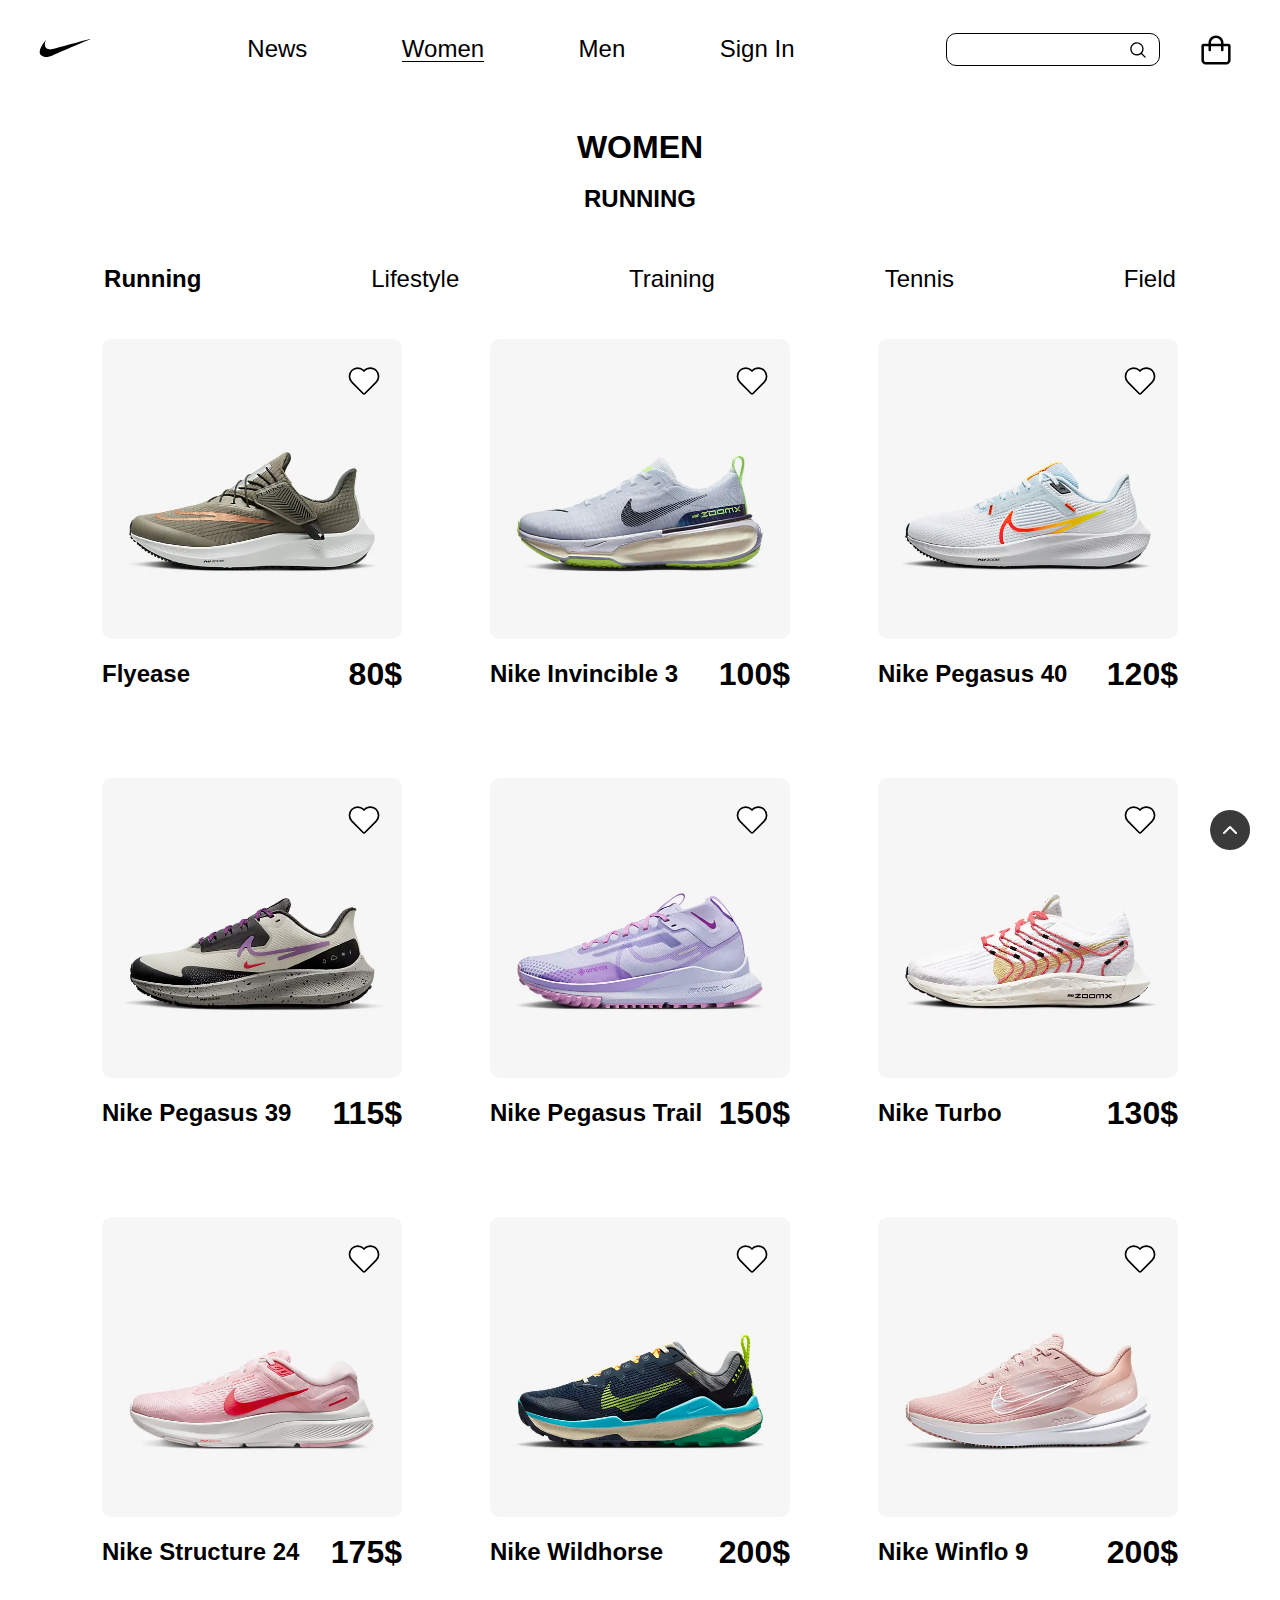
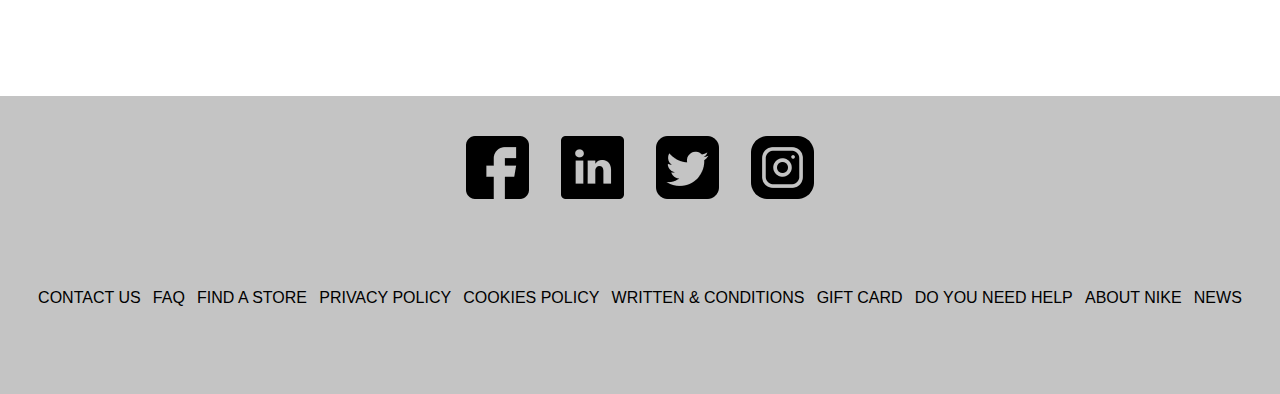
<file: assets/routes/women_shoes.html>
<!DOCTYPE html>
<html lang="en">
<head>
    <meta charset="UTF-8">
    <meta http-equiv="X-UA-Compatible" content="IE=edge">
    <meta name="viewport" content="width=device-width, initial-scale=1.0">
    <meta name="description" content="website is created for nike clothes shopping">
    <meta name="keywords" content="nike, shoes, clothes, nike shoes, men shoes, men clothes, women shoes, women clothes, women, men,">
    <meta name="author" content="Bachana Tsirghvava">
    <meta property="og:url" content="https://bachanatsirghvava.github.io/Final-project/">
    <meta property="og:type" content="website">
    <meta property="og:title" content="online shop">
    <meta property="og:description" content="website is created for online shopping">
    <link rel="stylesheet" href="../css/reset.css">
    <link rel="stylesheet" href="../css/style.css">
    <link rel="stylesheet" href="../css/responsive.css">
    <title>Women's Shoes</title>
</head>
<body>
    <!-- page header -->
    <header>
        <div class="container active-container">
            <nav class="nav nav__active">
                <a href="../../index.html">
                    <svg width="64px" height="64px" viewBox="0 0 192.76 192.76" xmlns="http://www.w3.org/2000/svg" fill="#000000" transform="matrix(1, 0, 0, 1, 0, 0)rotate(0)">
                        <g id="SVGRepo_bgCarrier" stroke-width="0"/>
                        <g id="SVGRepo_tracerCarrier" stroke-linecap="round" stroke-linejoin="round" stroke="#CCCCCC" stroke-width="0.7710239999999999"/>
                        <g id="SVGRepo_iconCarrier"> <g fill-rule="evenodd" clip-rule="evenodd"> <path fill="#ffffff" d="M0 0h192.756v192.756H0V0z"/> <path d="M42.741 71.477c-9.881 11.604-19.355 25.994-19.45 36.75-.037 4.047 1.255 7.58 4.354 10.256 4.46 3.854 9.374 5.213 14.264 5.221 7.146.01 14.242-2.873 19.798-5.096 9.357-3.742 112.79-48.659 112.79-48.659.998-.5.811-1.123-.438-.812-.504.126-112.603 30.505-112.603 30.505a24.771 24.771 0 0 1-6.524.934c-8.615.051-16.281-4.731-16.219-14.808.024-3.943 1.231-8.698 4.028-14.291z"/> </g> </g>
                    </svg>
                </a>
                <ul class="nav-links nav-links__active black-text">
                    <li>
                        <a href="news.html">news</a>
                    </li>
                    <li class="black-active_class">
                        <a href="women_shoes.html">women</a>
                    </li>
                    <li>
                        <a href="men_shoes.html">men</a>
                    </li>
                    <li>
                        <a href="sign_in.html">sign in</a>
                    </li>
                </ul>
                <div class="nav-icons">
                    <form class="search-form search-form__active">
                        <input type="search">
                        <svg width="64px" height="64px" viewBox="-24 -24 72.00 72.00" fill="none" xmlns="http://www.w3.org/2000/svg" stroke="#000000" stroke-width="0.00024000000000000003">
                            <g id="SVGRepo_bgCarrier" stroke-width="0"/>
                            <g id="SVGRepo_tracerCarrier" stroke-linecap="round" stroke-linejoin="round"/>
                            <g id="SVGRepo_iconCarrier"> <path d="M10.77 18.3C9.2807 18.3 7.82485 17.8584 6.58655 17.031C5.34825 16.2036 4.38311 15.0275 3.81318 13.6516C3.24325 12.2757 3.09413 10.7616 3.38468 9.30096C3.67523 7.84029 4.39239 6.49857 5.44548 5.44548C6.49857 4.39239 7.84029 3.67523 9.30096 3.38468C10.7616 3.09413 12.2757 3.24325 13.6516 3.81318C15.0275 4.38311 16.2036 5.34825 17.031 6.58655C17.8584 7.82485 18.3 9.2807 18.3 10.77C18.3 11.7588 18.1052 12.738 17.7268 13.6516C17.3484 14.5652 16.7937 15.3953 16.0945 16.0945C15.3953 16.7937 14.5652 17.3484 13.6516 17.7268C12.738 18.1052 11.7588 18.3 10.77 18.3ZM10.77 4.74999C9.58331 4.74999 8.42327 5.10189 7.43657 5.76118C6.44988 6.42046 5.68084 7.35754 5.22672 8.45389C4.77259 9.55025 4.65377 10.7566 4.88528 11.9205C5.11679 13.0844 5.68824 14.1535 6.52735 14.9926C7.36647 15.8317 8.43556 16.4032 9.59945 16.6347C10.7633 16.8662 11.9697 16.7474 13.0661 16.2933C14.1624 15.8391 15.0995 15.0701 15.7588 14.0834C16.4181 13.0967 16.77 11.9367 16.77 10.75C16.77 9.15869 16.1379 7.63257 15.0126 6.50735C13.8874 5.38213 12.3613 4.74999 10.77 4.74999Z" fill="#000000"/> <path d="M20 20.75C19.9015 20.7504 19.8038 20.7312 19.7128 20.6934C19.6218 20.6557 19.5392 20.6001 19.47 20.53L15.34 16.4C15.2075 16.2578 15.1354 16.0697 15.1388 15.8754C15.1422 15.6811 15.221 15.4958 15.3584 15.3583C15.4958 15.2209 15.6812 15.1422 15.8755 15.1388C16.0698 15.1354 16.2578 15.2075 16.4 15.34L20.53 19.47C20.6704 19.6106 20.7493 19.8012 20.7493 20C20.7493 20.1987 20.6704 20.3893 20.53 20.53C20.4608 20.6001 20.3782 20.6557 20.2872 20.6934C20.1962 20.7312 20.0985 20.7504 20 20.75Z" fill="#000000"/> </g>    
                        </svg>
                    </form>
                    <svg class="shopping-bag" width="64px" height="64px" viewBox="-7.2 -7.2 38.40 38.40" fill="none" xmlns="http://www.w3.org/2000/svg" stroke="#000000" stroke-width="0.00024000000000000003">
                        <g id="SVGRepo_bgCarrier" stroke-width="0"/>
                        <g id="SVGRepo_tracerCarrier" stroke-linecap="round" stroke-linejoin="round"/>
                        <g id="SVGRepo_iconCarrier"> <path d="M19.5 8.25H16.5V7.75C16.5 6.55653 16.0259 5.41193 15.182 4.56802C14.3381 3.72411 13.1935 3.25 12 3.25C10.8065 3.25 9.66193 3.72411 8.81802 4.56802C7.97411 5.41193 7.5 6.55653 7.5 7.75V8.25H4.5C4.16848 8.25 3.85054 8.3817 3.61612 8.61612C3.3817 8.85054 3.25 9.16848 3.25 9.5V18C3.25 18.7293 3.53973 19.4288 4.05546 19.9445C4.57118 20.4603 5.27065 20.75 6 20.75H18C18.7293 20.75 19.4288 20.4603 19.9445 19.9445C20.4603 19.4288 20.75 18.7293 20.75 18V9.5C20.75 9.16848 20.6183 8.85054 20.3839 8.61612C20.1495 8.3817 19.8315 8.25 19.5 8.25ZM9 7.75C9 6.95435 9.31607 6.19129 9.87868 5.62868C10.4413 5.06607 11.2044 4.75 12 4.75C12.7956 4.75 13.5587 5.06607 14.1213 5.62868C14.6839 6.19129 15 6.95435 15 7.75V8.25H9V7.75ZM19.25 18C19.25 18.3315 19.1183 18.6495 18.8839 18.8839C18.6495 19.1183 18.3315 19.25 18 19.25H6C5.66848 19.25 5.35054 19.1183 5.11612 18.8839C4.8817 18.6495 4.75 18.3315 4.75 18V9.75H7.5V12C7.5 12.1989 7.57902 12.3897 7.71967 12.5303C7.86032 12.671 8.05109 12.75 8.25 12.75C8.44891 12.75 8.63968 12.671 8.78033 12.5303C8.92098 12.3897 9 12.1989 9 12V9.75H15V12C15 12.1989 15.079 12.3897 15.2197 12.5303C15.3603 12.671 15.5511 12.75 15.75 12.75C15.9489 12.75 16.1397 12.671 16.2803 12.5303C16.421 12.3897 16.5 12.1989 16.5 12V9.75H19.25V18Z" fill="#000000"/> </g>    
                    </svg>
                </div>    
                <div class="burger nav-burger__active">
                    <div></div>
                    <div></div>
                    <div></div>
                </div>
            </nav>
        </div>
    </header>

    <!-- page main content -->
    <main>
        <div class="container">
            <h1 class="page-title">women</h1>
            <h2 class="active-title">running</h2>
            <section class="product-section">
                <div class="categories">
                    <nav class="product-nav">
                        <ul class="product-ul">
                            <li class="active-category">
                                <a href="women_shoes.html">running</a>
                            </li>
                            <li>
                                <a href="#">lifestyle</a>
                            </li>
                            <li>
                                <a href="#">training</a>
                            </li>
                            <li>
                                <a href="#">tennis</a>
                            </li>
                            <li>
                                <a href="#">field</a>
                            </li>
                        </ul>
                    </nav>
                </div>
                <div class="shoes">
                    <div class="shoes-div product1">
                        <img class="product-img" src="../images/women_section/flyease.webp" alt="flyease">
                        <svg class="white-heart product-white-heart" width="64px" height="64px" viewBox="-7.2 -7.2 38.40 38.40" fill="none" xmlns="http://www.w3.org/2000/svg" stroke="#000000">
                            <g id="SVGRepo_bgCarrier" stroke-width="0"/>
                            <g id="SVGRepo_tracerCarrier" stroke-linecap="round" stroke-linejoin="round"/>
                            <g id="SVGRepo_iconCarrier"> <path d="M19.3 5.71002C18.841 5.24601 18.2943 4.87797 17.6917 4.62731C17.0891 4.37666 16.4426 4.2484 15.79 4.25002C15.1373 4.2484 14.4909 4.37666 13.8883 4.62731C13.2857 4.87797 12.739 5.24601 12.28 5.71002L12 6.00002L11.72 5.72001C10.7917 4.79182 9.53273 4.27037 8.22 4.27037C6.90726 4.27037 5.64829 4.79182 4.72 5.72001C3.80386 6.65466 3.29071 7.91125 3.29071 9.22002C3.29071 10.5288 3.80386 11.7854 4.72 12.72L11.49 19.51C11.6306 19.6505 11.8212 19.7294 12.02 19.7294C12.2187 19.7294 12.4094 19.6505 12.55 19.51L19.32 12.72C20.2365 11.7823 20.7479 10.5221 20.7442 9.21092C20.7405 7.89973 20.2218 6.64248 19.3 5.71002Z" fill="#ffffff"/> </g>
                        </svg>
                       <a href="">see details</a>
                        <div class="product-name">
                            <h5>flyease</h5>
                            <p>80$</p>
                        </div>
                    </div>
                    <div class="shoes-div product2">
                        <img class="product-img" src="../images/women_section/invinsible3.webp" alt="invinsible3">
                        <svg class="white-heart product-white-heart" width="64px" height="64px" viewBox="-7.2 -7.2 38.40 38.40" fill="none" xmlns="http://www.w3.org/2000/svg" stroke="#000000">
                            <g id="SVGRepo_bgCarrier" stroke-width="0"/>
                            <g id="SVGRepo_tracerCarrier" stroke-linecap="round" stroke-linejoin="round"/>
                            <g id="SVGRepo_iconCarrier"> <path d="M19.3 5.71002C18.841 5.24601 18.2943 4.87797 17.6917 4.62731C17.0891 4.37666 16.4426 4.2484 15.79 4.25002C15.1373 4.2484 14.4909 4.37666 13.8883 4.62731C13.2857 4.87797 12.739 5.24601 12.28 5.71002L12 6.00002L11.72 5.72001C10.7917 4.79182 9.53273 4.27037 8.22 4.27037C6.90726 4.27037 5.64829 4.79182 4.72 5.72001C3.80386 6.65466 3.29071 7.91125 3.29071 9.22002C3.29071 10.5288 3.80386 11.7854 4.72 12.72L11.49 19.51C11.6306 19.6505 11.8212 19.7294 12.02 19.7294C12.2187 19.7294 12.4094 19.6505 12.55 19.51L19.32 12.72C20.2365 11.7823 20.7479 10.5221 20.7442 9.21092C20.7405 7.89973 20.2218 6.64248 19.3 5.71002Z" fill="#ffffff"/> </g>
                        </svg>
                        <a href="nikeInvincible3.html">see details</a>
                        <div class="product-name">
                            <h5>nike invincible 3</h5>
                            <p>100$</p>
                        </div>
                    </div>
                    <div class="shoes-div product3">
                        <img class="product-img" src="../images/women_section/nike_pegasus40.webp" alt="nike_pegasus_40">
                        <svg class="white-heart product-white-heart" width="64px" height="64px" viewBox="-7.2 -7.2 38.40 38.40" fill="none" xmlns="http://www.w3.org/2000/svg" stroke="#000000">
                            <g id="SVGRepo_bgCarrier" stroke-width="0"/>
                            <g id="SVGRepo_tracerCarrier" stroke-linecap="round" stroke-linejoin="round"/>
                            <g id="SVGRepo_iconCarrier"> <path d="M19.3 5.71002C18.841 5.24601 18.2943 4.87797 17.6917 4.62731C17.0891 4.37666 16.4426 4.2484 15.79 4.25002C15.1373 4.2484 14.4909 4.37666 13.8883 4.62731C13.2857 4.87797 12.739 5.24601 12.28 5.71002L12 6.00002L11.72 5.72001C10.7917 4.79182 9.53273 4.27037 8.22 4.27037C6.90726 4.27037 5.64829 4.79182 4.72 5.72001C3.80386 6.65466 3.29071 7.91125 3.29071 9.22002C3.29071 10.5288 3.80386 11.7854 4.72 12.72L11.49 19.51C11.6306 19.6505 11.8212 19.7294 12.02 19.7294C12.2187 19.7294 12.4094 19.6505 12.55 19.51L19.32 12.72C20.2365 11.7823 20.7479 10.5221 20.7442 9.21092C20.7405 7.89973 20.2218 6.64248 19.3 5.71002Z" fill="#ffffff"/> </g>
                        </svg>
                        <a href="">see details</a>
                        <div class="product-name">
                            <h5>nike pegasus 40</h5>
                            <p>120$</p>
                        </div>
                    </div>
                    <div class="shoes-div product4">
                        <img class="product-img" src="../images/women_section/pegasus39.webp" alt="nike_pegasus_39">
                        <svg class="white-heart product-white-heart" width="64px" height="64px" viewBox="-7.2 -7.2 38.40 38.40" fill="none" xmlns="http://www.w3.org/2000/svg" stroke="#000000">
                            <g id="SVGRepo_bgCarrier" stroke-width="0"/>
                            <g id="SVGRepo_tracerCarrier" stroke-linecap="round" stroke-linejoin="round"/>
                            <g id="SVGRepo_iconCarrier"> <path d="M19.3 5.71002C18.841 5.24601 18.2943 4.87797 17.6917 4.62731C17.0891 4.37666 16.4426 4.2484 15.79 4.25002C15.1373 4.2484 14.4909 4.37666 13.8883 4.62731C13.2857 4.87797 12.739 5.24601 12.28 5.71002L12 6.00002L11.72 5.72001C10.7917 4.79182 9.53273 4.27037 8.22 4.27037C6.90726 4.27037 5.64829 4.79182 4.72 5.72001C3.80386 6.65466 3.29071 7.91125 3.29071 9.22002C3.29071 10.5288 3.80386 11.7854 4.72 12.72L11.49 19.51C11.6306 19.6505 11.8212 19.7294 12.02 19.7294C12.2187 19.7294 12.4094 19.6505 12.55 19.51L19.32 12.72C20.2365 11.7823 20.7479 10.5221 20.7442 9.21092C20.7405 7.89973 20.2218 6.64248 19.3 5.71002Z" fill="#ffffff"/> </g>
                        </svg>
                        <a href="">see details</a>
                        <div class="product-name">
                            <h5>nike pegasus 39</h5>
                            <p>115$</p>
                        </div>
                    </div>
                    <div class="shoes-div product5">
                        <img class="product-img" src="../images/women_section/pegasus_trial.webp" alt="pegasus_trail">
                        <svg class="white-heart product-white-heart" width="64px" height="64px" viewBox="-7.2 -7.2 38.40 38.40" fill="none" xmlns="http://www.w3.org/2000/svg" stroke="#000000">
                            <g id="SVGRepo_bgCarrier" stroke-width="0"/>
                            <g id="SVGRepo_tracerCarrier" stroke-linecap="round" stroke-linejoin="round"/>
                            <g id="SVGRepo_iconCarrier"> <path d="M19.3 5.71002C18.841 5.24601 18.2943 4.87797 17.6917 4.62731C17.0891 4.37666 16.4426 4.2484 15.79 4.25002C15.1373 4.2484 14.4909 4.37666 13.8883 4.62731C13.2857 4.87797 12.739 5.24601 12.28 5.71002L12 6.00002L11.72 5.72001C10.7917 4.79182 9.53273 4.27037 8.22 4.27037C6.90726 4.27037 5.64829 4.79182 4.72 5.72001C3.80386 6.65466 3.29071 7.91125 3.29071 9.22002C3.29071 10.5288 3.80386 11.7854 4.72 12.72L11.49 19.51C11.6306 19.6505 11.8212 19.7294 12.02 19.7294C12.2187 19.7294 12.4094 19.6505 12.55 19.51L19.32 12.72C20.2365 11.7823 20.7479 10.5221 20.7442 9.21092C20.7405 7.89973 20.2218 6.64248 19.3 5.71002Z" fill="#ffffff"/> </g>
                        </svg>
                        <a href="">see details</a>
                        <div class="product-name">
                            <h5>nike pegasus trail</h5>
                            <p>150$</p>
                        </div>
                    </div>
                    <div class="shoes-div product6">
                        <img class="product-img" src="../images/women_section/pegausu_turbo.webp" alt="pegasus_turbo">
                        <svg class="white-heart product-white-heart" width="64px" height="64px" viewBox="-7.2 -7.2 38.40 38.40" fill="none" xmlns="http://www.w3.org/2000/svg" stroke="#000000">
                            <g id="SVGRepo_bgCarrier" stroke-width="0"/>
                            <g id="SVGRepo_tracerCarrier" stroke-linecap="round" stroke-linejoin="round"/>
                            <g id="SVGRepo_iconCarrier"> <path d="M19.3 5.71002C18.841 5.24601 18.2943 4.87797 17.6917 4.62731C17.0891 4.37666 16.4426 4.2484 15.79 4.25002C15.1373 4.2484 14.4909 4.37666 13.8883 4.62731C13.2857 4.87797 12.739 5.24601 12.28 5.71002L12 6.00002L11.72 5.72001C10.7917 4.79182 9.53273 4.27037 8.22 4.27037C6.90726 4.27037 5.64829 4.79182 4.72 5.72001C3.80386 6.65466 3.29071 7.91125 3.29071 9.22002C3.29071 10.5288 3.80386 11.7854 4.72 12.72L11.49 19.51C11.6306 19.6505 11.8212 19.7294 12.02 19.7294C12.2187 19.7294 12.4094 19.6505 12.55 19.51L19.32 12.72C20.2365 11.7823 20.7479 10.5221 20.7442 9.21092C20.7405 7.89973 20.2218 6.64248 19.3 5.71002Z" fill="#ffffff"/> </g>
                        </svg>
                        <a href="">see details</a>
                        <div class="product-name">
                            <h5>nike turbo</h5>
                            <p>130$</p>
                        </div>
                    </div>
                    <div class="shoes-div product7">
                        <img class="product-img" src="../images/women_section/structure24.webp" alt="structure24">
                        <svg class="white-heart product-white-heart" width="64px" height="64px" viewBox="-7.2 -7.2 38.40 38.40" fill="none" xmlns="http://www.w3.org/2000/svg" stroke="#000000">
                            <g id="SVGRepo_bgCarrier" stroke-width="0"/>
                            <g id="SVGRepo_tracerCarrier" stroke-linecap="round" stroke-linejoin="round"/>
                            <g id="SVGRepo_iconCarrier"> <path d="M19.3 5.71002C18.841 5.24601 18.2943 4.87797 17.6917 4.62731C17.0891 4.37666 16.4426 4.2484 15.79 4.25002C15.1373 4.2484 14.4909 4.37666 13.8883 4.62731C13.2857 4.87797 12.739 5.24601 12.28 5.71002L12 6.00002L11.72 5.72001C10.7917 4.79182 9.53273 4.27037 8.22 4.27037C6.90726 4.27037 5.64829 4.79182 4.72 5.72001C3.80386 6.65466 3.29071 7.91125 3.29071 9.22002C3.29071 10.5288 3.80386 11.7854 4.72 12.72L11.49 19.51C11.6306 19.6505 11.8212 19.7294 12.02 19.7294C12.2187 19.7294 12.4094 19.6505 12.55 19.51L19.32 12.72C20.2365 11.7823 20.7479 10.5221 20.7442 9.21092C20.7405 7.89973 20.2218 6.64248 19.3 5.71002Z" fill="#ffffff"/> </g>
                        </svg>
                        <a href="">see details</a>
                        <div class="product-name">
                            <h5>nike structure 24</h5>
                            <p>175$</p>
                        </div>
                    </div>
                    <div class="shoes-div product8">
                        <img class="product-img" src="../images/women_section/wildhorse8.webp" alt="nike_wildhorse">
                        <svg class="white-heart product-white-heart" width="64px" height="64px" viewBox="-7.2 -7.2 38.40 38.40" fill="none" xmlns="http://www.w3.org/2000/svg" stroke="#000000">
                            <g id="SVGRepo_bgCarrier" stroke-width="0"/>
                            <g id="SVGRepo_tracerCarrier" stroke-linecap="round" stroke-linejoin="round"/>
                            <g id="SVGRepo_iconCarrier"> <path d="M19.3 5.71002C18.841 5.24601 18.2943 4.87797 17.6917 4.62731C17.0891 4.37666 16.4426 4.2484 15.79 4.25002C15.1373 4.2484 14.4909 4.37666 13.8883 4.62731C13.2857 4.87797 12.739 5.24601 12.28 5.71002L12 6.00002L11.72 5.72001C10.7917 4.79182 9.53273 4.27037 8.22 4.27037C6.90726 4.27037 5.64829 4.79182 4.72 5.72001C3.80386 6.65466 3.29071 7.91125 3.29071 9.22002C3.29071 10.5288 3.80386 11.7854 4.72 12.72L11.49 19.51C11.6306 19.6505 11.8212 19.7294 12.02 19.7294C12.2187 19.7294 12.4094 19.6505 12.55 19.51L19.32 12.72C20.2365 11.7823 20.7479 10.5221 20.7442 9.21092C20.7405 7.89973 20.2218 6.64248 19.3 5.71002Z" fill="#ffffff"/> </g>
                        </svg>
                        <a href="">see details</a>
                        <div class="product-name">
                            <h5>nike wildhorse</h5>
                            <p>200$</p>
                        </div>
                    </div>
                    <div class="shoes-div product9">
                        <img class="product-img" src="../images/women_section/winflo9.webp" alt="nike_winflo">
                        <svg class="white-heart product-white-heart" width="64px" height="64px" viewBox="-7.2 -7.2 38.40 38.40" fill="none" xmlns="http://www.w3.org/2000/svg" stroke="#000000">
                            <g id="SVGRepo_bgCarrier" stroke-width="0"/>
                            <g id="SVGRepo_tracerCarrier" stroke-linecap="round" stroke-linejoin="round"/>
                            <g id="SVGRepo_iconCarrier"> <path d="M19.3 5.71002C18.841 5.24601 18.2943 4.87797 17.6917 4.62731C17.0891 4.37666 16.4426 4.2484 15.79 4.25002C15.1373 4.2484 14.4909 4.37666 13.8883 4.62731C13.2857 4.87797 12.739 5.24601 12.28 5.71002L12 6.00002L11.72 5.72001C10.7917 4.79182 9.53273 4.27037 8.22 4.27037C6.90726 4.27037 5.64829 4.79182 4.72 5.72001C3.80386 6.65466 3.29071 7.91125 3.29071 9.22002C3.29071 10.5288 3.80386 11.7854 4.72 12.72L11.49 19.51C11.6306 19.6505 11.8212 19.7294 12.02 19.7294C12.2187 19.7294 12.4094 19.6505 12.55 19.51L19.32 12.72C20.2365 11.7823 20.7479 10.5221 20.7442 9.21092C20.7405 7.89973 20.2218 6.64248 19.3 5.71002Z" fill="#ffffff"/> </g>
                        </svg>
                        <a href="">see details</a>
                        <div class="product-name">
                            <h5>nike winflo 9</h5>
                            <p>200$</p>
                        </div>
                    </div>
                </div>
            </section>
        </div>
    </main>

    <!-- page footer -->
    <footer>
        <div class="container">
            <div class="footer-icons">
                <a href="https://www.facebook.com/">
                    <img src="../icons/footer_icons/facebook.png" alt="facebook_icon">
                </a>
                <a href="https://www.linkedin.com/feed/">
                    <img src="../icons/footer_icons/linkedin.png" alt="linkedin_icon">
                </a>
                <a href="https://twitter.com/">
                    <img src="../icons/footer_icons/twitter.png" alt="twitter_icon">
                </a>
                <a href="https://www.instagram.com/">
                    <img src="../icons/footer_icons/instagram.png" alt="instagram_icon">
                </a>
            </div>
            <nav class="footer-nav">
                <ul>
                    <li class="footer-contact">
                        <a href="#">contact us</a>
                    </li>
                    <li class="footer-faq">
                        <a href="#">faq</a>
                    </li>
                    <li class="footer-store">
                        <a href="#">find a store</a>
                    </li>
                    <li class="footer-privacy">
                        <a href="#">privacy policy</a>
                    </li>
                    <li class="footer-cookies">
                        <a href="#">cookies policy</a>
                    </li>
                    <li class="footer-conditions">
                        <a href="#">written & conditions</a>
                    </li>
                    <li class="footer-gift">
                        <a href="#">gift card</a>
                    </li>
                    <li class="footer-help">
                        <a href="#">do you need help</a>
                    </li>
                    <li class="footer-about"> 
                        <a href="#">about nike</a>
                    </li>
                    <li class="me">
                        <a href="../routes/news.html">news</a>
                    </li>
                </ul>
            </nav>
        </div>
    </footer>

    <!-- scroll top button -->
    <button id="scroll-top" class="scroll-top__active">
        <svg width="8" height="14" viewBox="0 0 8 14" fill="none" xmlns="http://www.w3.org/2000/svg">
            <path d="M1 13L7 7L1 1" stroke="white" stroke-width="2" stroke-linecap="round" stroke-linejoin="round"/>
            </svg>
    </button>

    <!-- javascript link-->
    <script src="../js/app.js"></script>
</body>
</html>
</file>
<file: assets/css/style.css>
:root{
    --main-black: #000;
    --main-white: #fff;
    --footer-gray: #C4C4C4;
    --weight-600: 600;
    --weight-700: 700;
    --size-1_5: 1.5rem;
    --size-2: 2rem;
    --width-100: 100%;
    --height-25: 25px;
    --height-100: 100%;
}

.black-body{
    background-color: var(--main-black);
}

.black-active_class,
.nav-links li:hover{
    padding-bottom: 5px;
    border-bottom: 1.5px solid var(--main-black);
}

.white-active_class,
.white-hover li:hover{
    padding-bottom: 5px;
    border-bottom: 1.5px solid var(--main-white);
}

.white-text{
    color: var(--main-white);
}

.active-category{
    font-weight: var(--weight-600);
}

.page-title,
.active-title{
    text-align: center;
    text-transform: uppercase;
    font-weight: var(--weight-700);
    margin-top: 2rem;
}

.page-title{
    font-size: var(--size-2);
}

.active-title{
    font-size: var(--size-1_5);
    margin: 1.5rem;
}

.white-heart{
    cursor: pointer;
}

.container{
    width: 95%;
    margin: 0 auto;
}

.scroll-top__active{
    background-color: #3a3a3a;
    width: 40px;
    height: 40px;
    border-radius: 50%;
    cursor: pointer;
    position: fixed;
    z-index: 99;
    transform: rotate(-90deg);
    right: 30px;
    bottom: 50px;
    display: flex;
    justify-content: center;
    align-items: center;
}

.shoes-div a,
.trend-product a{
    position: absolute;
    transform: translate(50%, 50%);
    background-color: #C4C4C4;
    color: var(--main-black);
    border: 1px solid black;
    padding: 1rem 2.5rem;
    border-radius: 10px;
    font-size: var(--size-1_5);
    font-weight: var(--weight-600);
    opacity: 0;
}

/* header */
header{
    position: relative;
}

header nav{
    display: flex;
    align-items: center;
    justify-content: space-between;
    padding: 1rem 0;
}

header nav  .nav-links{
    display: flex;
    list-style: none;
    justify-content: space-between;
    min-width: 45%;
    height: var(--height-25);
}

.nav-links a{
    font-size: var(--size-1_5);
}

.black-text li a{
    color: var(--main-black);
}

.white-text li a{
    color: var(--main-white);
}

header nav .burger{
    cursor: pointer;
    display: none;
}

header nav .burger > div{
    width: 30px;
    height: 4px;
    background-color: var(--main-black);
    margin: 0.3rem 0;
}

.black-body header nav .burger > div{
    background-color: var(--main-white);
}

.nav-icons{
    display: flex;
    gap: 1.5rem;
    align-items: center;
}

.shopping-bag{
    cursor: pointer;
}

.search-form{
    position: relative;
}

.search-form input{
    padding: 0.5rem 1.7rem 0.5rem 0.5rem;
    border-radius: 10px;
    border: 1px solid var(--main-black);
}

.search-form svg{
    position: absolute;
    right: -10px;
    top: -47px;
    transform: translateY(50%);
    cursor: pointer;
}

/* home page */
/* home title section */
.home-title-section{
    width: 85%;
    margin: 0 auto;
}

.home-title img{
    width: var(--width-100);
}

.motto{
    display: flex;
    align-items: center;
    gap: 1rem;
    margin-bottom: 2.2rem;
}

.motto img{
    width: 10%;
}

.motto p{
    font-size: var(--size-2);
    font-weight: var(--weight-700);
    text-transform: uppercase;
}

.motto p span{
    color: red;
    -webkit-text-stroke: 0.1rem var(--main-white);
}

.air-max-plus{
    display: flex;
    flex-direction: column;
    align-items: flex-start;
    gap: 3px;
}

.two-hundred{
    font-size: var(--size-2);
}

.home-title_button button{
    border: 1px solid #F30404;
    padding: 14px 23px;
    margin:27px 20px 8rem 0 ;
}

/* special offer section */
.special-offer-section{
    position: relative;
}

.special-offer-section img{
    width: var(--width-100);
    height: 812px;
}

.yellow-logo{
    position: relative;
    z-index: 1;
}

.grey-logo{
    position: absolute;
    z-index: 1;
    display: none;
}

.third-logo{
    position: absolute;
    z-index: 1;
    display: none;
}

.special-offer-div{
    position: absolute;
    top: 100px;
    display: flex;
    justify-content: center;
    width: var(--width-100);
}

.special-offer-section h2{
    text-transform: uppercase;
    padding: 128px 0 64px 0;
    font-size: 64px;
    font-weight: 900;
}

.special-offer-section p{
    text-transform: capitalize;
    font-size: 36px;
    font-weight: 500;
}

.special-offer-section h2,
.special-offer-section p{
    position: absolute;
    z-index: 2;
    text-align: center;
}



.special-offer-section button{
    background-color: var(--main-black);
    color: var(--main-white);
    padding: 20px 50.5px;
    border-radius: 10px;
    margin: 608px 0 65px 0;
    font-weight: var(--weight-700);
    z-index: 2;
    position: absolute;
}

/* new trends section */
.new-trends-section h4{
    text-align: center;
    text-transform: capitalize;
    margin: 110px 0 95px 0;
    font-weight: var(--weight-700);
}

.trends-div{
    display: flex;
    justify-content: space-around;
    
}

.trend-product{
    position: relative;
    width: 400px;
    margin-bottom: 280px;
}

.trend-img{
    width: var(--width-100);
    height: 400px;
}

.trend-product a{
    left: -5px;
    top: 180px;
}

.trend-product:hover a{
    opacity: 1;
}

.trend-product:hover .trend-img{
    opacity: 70%;
}

.trend-name{
    position: relative;
    display: flex;
    justify-content: space-between;
    margin-top: 10px;
}

.trend-name p{
    font-weight: var(--weight-700);
}

.trend-name svg{
    position: absolute;
    bottom: 360px;
    left: 330px;
}

/* nike news page */
.news-section{
    margin-bottom: 8rem;
}

.news-section h2,h5,p{
    text-align: center;
}

.news-section h2{
    text-transform: capitalize;
    font-size: var(--size-1_5);
    font-weight: var(--weight-700);
}

.news-page_title{
    margin-bottom: 1rem;
}

.news-div{
    display: flex;
    flex-direction: column;
    align-items: center;
}

.news-title{
    margin: 10rem 0 8rem 0;
}

.news-div h2{
    margin-top: 5rem;
}

.news-div p{
    margin: 5rem 20rem;
    text-align: left;
    line-height: 200%;
}

.news-img_div{
    display: flex;
    gap: 1.5rem;
}

.news-img_div > img{
    width: 450px;
}

#test-paragraph{
    margin-bottom: 0px;
}

#test-paragraph2{
    margin-top: 2rem;
}

/* men's cloth page */
.product-section{
    display: flex;
    gap: 7rem;
    margin-bottom: 8rem;
}

.categories{
    margin-top: 5rem;
}

.product-nav ul{
    display: flex;
    flex-direction: column;
    gap: 1.6rem;
}

.product-nav ul li a{
    font-size: var(--size-1_5);
    color: var(--main-black);
}

.shoes{
    display: grid;
    grid-template-areas: 
    'product1 product2 product3'
    'product4 product5 product6'
    'product7 product8 product9';
    gap: 5.5rem;
    margin: 0 auto;
}

.product1{
    grid-area: product1;
}

.product2{
    grid-area: product2;
}

.product3{
    grid-area: product3;
}

.product4{
    grid-area: product4;
}

.product5{
    grid-area: product5;
}

.product6{
    grid-area: product6;
}

.product7{
    grid-area: product7;
}

.product8{
    grid-area: product8;
}

.product9{
    grid-area: product9;
}

.shoes-div{
    width: 300px;
    position: relative;
}

.product-img{
    width: var(--width-100);
    height: 300px;
    border-radius: 10px;
}

.shoes-div a{
    left: -60px;
    top: 105px;
}

.shoes-div:hover .product-img{
    opacity: 50%;
}

.shoes-div:hover a{
    opacity: 1;
}

.shoes-div svg{
    position: absolute;
    top: 10px;
    left: 230px;
}

.product-name{ 
    display: flex;
    justify-content: space-between;
    padding-top: 1rem;
    align-items: center;
    font-weight: var(--weight-700);
}

.product-name h5{
    text-transform: capitalize;
    font-size: var(--size-1_5);
}

.product-name p{
    font-size: var(--size-2)
}

.heart{
    width: 28px;
    height: 28px;
    position: absolute;
    top: .8rem;
    right: .8rem;
    cursor: pointer;
}

.product-burger{
    cursor: pointer;
    display: none;
}

.product-burger > div{
    width: 30px;
    height: 4px;
    background-color: var(--main-black);
    margin: 0.3rem 0;
}

/* product page */
.product-wrapper{
    margin-bottom: 8rem;
}

.product-wrapper h1{
    margin-bottom: 4rem;
}

.product-div{
    display: flex;
    gap: 10%;
}

/* product images div */
.product-images{
    display: grid;
    grid-template-areas: 
    'image1 image1 image2'
    'image1 image1 image3'
    'image4 image5 image6';
    width: 50%;
    gap: 1rem;
}

.small-img{
    width: var(--width-100);
    height: var(--height-100);
    transition: .5s;
}

.small-img:hover{
    transform: scale(2.5);
}

.image1{
    width: var(--width-100);
    height: var(--height-100);
    grid-area: image1;
}

.image2{
    grid-area: image2;
}

.image3{
    grid-area: image3;
}

.image4{
    grid-area: image4;
}

.image5{
    grid-area: image5;
}

.image6{
    grid-area: image6;
}

/* product carousel */
.product-carousel{
    display: none;
    width: 45%;
    align-self: center;
}

.slideshow-container{
    max-width: 1000px;
    position: relative;
    margin: auto;
  }
  
  /* Next & previous buttons */
  .prev, .next{
    cursor: pointer;
    position: absolute;
    top: 40%;
    width: auto;
    color: var(--main-black);
    font-weight: bold;
    font-size: 18px;
    transition: 0.6s ease;
    border-radius: 0 3px 3px 0;
    user-select: none;
  }

  .prev{
    right: 73%;
  }
  
  .next{
    left: 73%;
    border-radius: 3px 0 0 3px;
  }
  
  /* On hover, add a black background color with a little bit see-through */
  .prev:hover, .next:hover{
    background-color: rgba(0,0,0,0.8);
  }
  
  /* Number text (1/3 etc) */
  .numbertext{
    color: #f2f2f2;
    font-size: 12px;
    padding: 8px 12px;
    position: absolute;
    top: 0;
  }
  
  /* The dots/bullets/indicators */
  .dot{
    cursor: pointer;
    height: 15px;
    width: 15px;
    margin: 0 2px;
    background-color: #bbb;
    border-radius: 50%;
    display: inline-block;
    transition: background-color 0.6s ease;
  }

  .dot.active{
    background-color: #000;
  }
  
  /* Fading animation */
  .fade{
    animation-name: fade;
    animation-duration: 1.5s;
  }
  
  @keyframes fade{
    from {opacity: .4} 
    to {opacity: 1}
  }
  
  /* On smaller screens, decrease text size */
  @media only screen and (max-width: 300px){
    .prev, .next,.text {font-size: 11px}
  }

/* product details div*/
.product-details{
    width: 45%;
}

.product-details p{
    text-transform: capitalize;
    text-align: start;
    padding-bottom: .5rem;
}

.product-size{
    font-size: var(--size-1_5);
    font-weight: var(--weight-600);
    padding-top: 1rem;
}

.product-size_div{
    display: grid;
    grid-template-areas: 
    'size38 size39 size40'
    'size41 size42 size43'
    'size44 size45 size46';
    gap: .25rem .5rem;
    margin: 1rem 0 2rem 0;
}

.product-size_div div:hover{
    background-color: #7b7b7b;
    color: var(--main-white);
    cursor: pointer;
}

.size38{
    grid-area: size38;
}

.size39{
    grid-area: size39;
}

.size40{
    grid-area: size40;
}

.size41{
    grid-area: size41;
}

.size342{
    grid-area: size42;
}

.size43{
    grid-area: size43;
}

.size44{
    grid-area: size44;
}

.size45{
    grid-area: size45;
}

.size46{
    grid-area: size46;
}

.product-size_div > div{
    border: 1px solid var(--main-black);
    padding: 1rem 1.5rem;
    border-radius: 10px;
    text-align: center;
    text-transform: uppercase;
}

.modal-open{
    background-color: var(--main-black);
    color: var(--main-white);
    width: var(--width-100);
    padding: 25px 0;
    border-radius: 10px;
}

.modal-wrapper{
    position: fixed;
    inset: 0;
    display: none;
    place-items: center;
}

.modal-window{
    position: relative;
    width: 55%;
    background-color: var(--footer-gray);
    padding: 2rem;
    border-radius: 1rem;
}

.modal-close{
    position: absolute;
    right: 20px;
    top: 20px;
    transition: .5s;
    border-radius: 50%;
    font-size: var(--size-1_5);
}

.modal-close:hover{
    transform: scale(1.2);
}

.modal-header{
    text-align: center;
    font-size: var(--size-2);
    font-weight: var(--weight-600);
    margin-bottom: 1rem;
}

.modal-content{
    max-height: 80%;
    height: 60%;
    padding: 1rem 0;
    text-align: center;
}

/* modal content form */
.modal-content form{
    display: grid;
    grid-template-areas: 
    'fname lname'
    'email email'
    'password password'
    'adress adress'
    'card card'
    'card-number card-number'
    'exp-date cvc';
    gap: 1rem 10px;
}

.fname{
    grid-area: fname;
}

.lname{
    grid-area: lname;
}

.email{
    grid-area: email;
}

.password{
    grid-area: password;
}

.adress{
    grid-area: adress;
}

.user-card{
    grid-area: card;
    margin-top: 1rem;
    font-size: var(--size-1_5);
    font-weight: var(--weight-600);
}

.card-number{
    grid-area: card-number;
}

.card-number > input{
    padding: 0.5rem;
    border: 1px solid white;
    border-radius: 10px;
    height: var(--height-25);
}

.exp-date{
    grid-area: exp-date;
}

.cvc{
    grid-area: cvc;
}

.exp-date > input, .cvc > input{
    padding: 0.5rem;
    border-radius: 10px;
    border: 1px solid white;
    height: var(--height-25);
}

.card-info{
    display: flex;
    flex-direction: column;
    gap: 5px;
}

.card-info > label{
    text-align: start;
    margin:0 0 5px 5px;
}

.modal-content form > input{
    padding: .5rem;
    border: 1px solid var(--main-white);
    border-radius: 10px;
}

.modal-content form > input::placeholder{
    color: #9b9999;
    text-transform: capitalize;
}

.modal-submit{
    background-color: var(--main-black);
    margin-top: 2rem;
    font-size: var(--size-1_5);
    padding: 1rem 2rem;
    border-radius: 10px;
    grid-column: 1/3;
}

.modal-wrapper.active{
    display: grid;
}

/* sign  in page */
.sign_in-section{
    display: flex;
    justify-content: space-between;
    margin: 5rem 0 8rem 0;
}

.log_in{
    border: 1px solid var(--main-white);
    text-align: center;
    padding-top: 2rem;
}

.log_in h1{
    text-transform: uppercase;
    font-size: var(--size-2);
    font-weight: var(--weight-700);
    margin: 3rem 0 2rem 0;
}

.log_in p{
    padding: 4rem 17% 1rem 17%;
}

.log_in form{
    display: flex;
    flex-direction: column;
    align-items: center;
    margin: 35px 0 120px 0;
    gap: 3rem;
}

.log_in form input{
    background-color: var(--main-black);
    border: 1px solid var(--main-white);
    padding: 26px 0 26px 1rem;
    width: 75%;
    margin-bottom: 25px;
}

.log_in form input::placeholder{
    color: var(--main-white);
    text-transform: uppercase;
}

.sign_in-img,
.log_in{
    width: 49.5%;
}

.sign-in_subbmit{
    border: 1px solid var(--main-white);
    border-radius: 10px;
    padding: 1rem 2rem;
    font-size: var(--size-2);
}

/* footer */
footer{
    background-color: var(--footer-gray);
}

.footer-icons{
    display: flex;
    justify-content: center;
    gap: 2rem;
    padding-top: 2.5rem;
}

.footer-nav ul{
    display: flex;
    justify-content: space-around;
    padding: 5.5rem 0;
}

.footer-nav li a{
    text-transform: uppercase;
    color: var(--main-black);
}
</file>
<file: assets/css/responsive.css>
/* responcive code */
@media(max-width: 1400px){


    .news-img_div > img{
        width: 400px;
    }
}

@media(max-width: 1340px){
    .product-section{
        flex-direction: column;
        gap: 3rem;
    }

    .product-nav ul{
        flex-direction: row;
        justify-content: space-around;
    }

    .categories{
        margin-top: 2rem;
    }
}

@media(max-width: 1300px){
    .trend-product{
        margin-bottom: 0;
        width: 350px;
    }

    .trend-img{
        height: 350px;
    }

    .trend-name svg{
        bottom: 310px;
        left: 285px;
    }

    .trend-product a{
        left:-25px;
        top: 160px;
    }

    .trend3{
        margin-bottom: 280px;
    }
}

@media(max-width: 1250px){
    .news-div p{
        margin: 5rem 10rem;
    }

    .news-img_div > img{
        width: 350px;
    }

    .footer-nav ul{
        display: grid;
        grid-template-areas: 
        'contact conditions'
        'faq gift'
        'store help'
        'privacy about'
        'cookies me';
        gap: 1rem;
        padding-bottom: 1.5rem;
    }

    .footer-contact{
        grid-area: contact;
    }

    .footer-faq{
        grid-area: faq;
    }

    .footer-store{
        grid-area: store;
    }

    .footer-privacy{
        grid-area: privacy;
    }

    .footer-cookies{
        grid-area: cookies;
    }

    .footer-conditions{
        grid-area: conditions;
    }

    .footer-gift{
        grid-area: gift;
    }

    .footer-help{
        grid-area: help;
    }

    .footer-about{
        grid-area: about;
    }

    .me{
        grid-area: me;
    }
}

@media(max-width: 1140px){
    .trend-product{
        width: 300px;
    }

    .trend-img{
        height: 300px;
    }

    .trend-name svg{
        bottom: 260px;
        left: 235px;
    }

    .trend-product a{
        left:-55px;
        top: 130px;
    }


    .news-img_div > img{
        width: 300px;
    }

    .shoes{
        display: grid;
        grid-template-areas: 
        'peoduct1 product2'
        'product3 product4'
        'product5 product6'
        'product7 product8'
        'product9 product0';
    }

    .product1{
        grid-column: 1/2;
        grid-row: 1/2;
    }
}

@media(max-width: 1090px){
    .special-offer-section h2{
        font-size: 3.5rem;
    }
}

@media(max-width: 1000px){
    .news-div p{
        margin: 5rem 3rem;
    }

    .news-img_div{
        flex-direction: column;
    }

    .news-img_div > img{
        width: 100%;
    }
}

@media(max-width: 991px){   
    .trend-product{
        width: 250px;
    }

    .trend-img{
        height: 250px;
    }

    .trend-name svg{
        bottom: 215px;
        left: 190px;
    }

    .trend-product a{
        left:-85px;
        top: 85px;
    }

    .product-div{
        justify-content: space-between;
        gap: 0;
    }
}

@media(max-width: 930px){
    .special-offer-section h2{
        font-size: 3rem;
    }
}

@media(max-width: 900px){
    .news-div p{
        margin: 5rem 0;
    }

    .news-div > img{
        width: 100%;
    }
}

@media(max-width: 815px){
    .special-offer-section h2{
        font-size: 2.5rem;
    }

    .trends-div{
        display: flex;
        flex-direction: column;
        align-items: center;
        gap: 2rem;
    }

    .trend-product{
        width: 400px;
    }

    .trend-img{
        height: 400px;
    }

    .trend-name svg{
        bottom: 360px;
        left: 325px;
    }

    .trend-product a{
        left:-5px;
        top: 180px;
    }

}

@media (max-width: 768px){
    .container{
        width: 90%;
    }

    .active-container{
        width: 100%;
    }

    header nav{
        align-items: flex-start;
        flex-direction: column;
        position: relative;
    }
    
    header .nav__active{
        padding: 0;
    }

    header nav .nav-links{
        display: none;
    }

    header nav .nav-links.nav-links__active{
        display: flex;
        flex-direction: column;
        width: 100%;
        align-items: center;
        gap: 2rem;
        z-index: 1;
    }

    header nav .nav-links__active{
        background-color: var(--main-black);
        height: 170px;
        position: absolute;
        padding: 2rem 0;
    }

    header nav .nav-links li{
        width: 100%;
        text-align: center;
    }

    header nav .nav-links li a{
        color: var(--main-white);
    }
    
    .nav-icons{
        display: none;
    }

    header nav .burger{
        position: absolute;
        display: block;
        top: 2rem;
        right: 1rem;
        z-index: 1;
    }

    header nav .nav-burger__active > div{
        background-color: var(--main-white);
        transition: transform 0.2s ease;
    }

    header nav .nav-burger__active div:nth-child(1){
        transform: rotateZ(45deg) translateY(13px);
    }

    header nav .nav-burger__active div:nth-child(2){
        opacity: 0;
    }

    header nav .nav-burger__active div:nth-child(3){
        transform: rotateZ(-45deg) translateY(-13px);
    }

    /* home page */
    .motto img{
        width: 15%;
    }

    .motto p{
        font-size: var(--size-1_5);
    }

    .special-offer-section{
        margin-bottom: 935px;
    }

    .yellow-logo{
        display: none;
    }

    .grey-logo{
        display: inline-block;
    }

    .two-hundred{
        font-size: var(--size-1_5);
    }

    .shoes{
        gap: 1.5rem;
    }

    /* product page */
    .product-images{
        display: none;
    }

    .product-carousel{
        display: inline-block;
    }

    /* sign in page */
    .sign_in-img{
        display: none;
    }

    .log_in{
        width: 100%;
    }
}

@media(max-width: 745px){
    .shoes{
        display: flex;
        flex-direction: column;
    }
}

@media(max-width: 675px){
    .special-offer-section h2{
        font-size: 2rem;
    }

    .special-offer-section p{
        font-size: 1.5rem;
    }
}

@media(max-width: 631px){
    .home-title img{
        margin-bottom: 20px;
    }

    .product-section{
        flex-direction: row;
    }

    .product-nav ul{
        flex-direction: column;
    }

    .product-nav{
        align-items: flex-start;
        flex-direction: column;
        position: relative;
    }

    main .product-ul.product-ul__active{
        display: flex;
        flex-direction: column;
        width: 100%;
        align-items: center;
        gap: 2rem;
    }

    .product-ul__active{
        position: absolute;
        padding: 2rem 0;
    }

    .product-ul__active li{
        width: 100%;
        text-align: center;
    }

    .product-burger{
        position: absolute;
        display: block;
        top: -0.1rem;
        right: 1rem;
    }

    .product-burger__active > div{
        transition: transform 0.2s ease;
    }

    .product-burger__active div:nth-child(1){
        transform: rotateZ(45deg) translateY(13px);
    }

    .product-burger__active div:nth-child(2){
        opacity: 0;
    }

    .product-burger__active div:nth-child(3){
        transform: rotateZ(-45deg) translateY(-13px);
    }

    /* product page */
    .modal-content form{
        display: grid;
        grid-template-areas: 
        'fname'
        'lname'
        'email'
        'password'
        'adress'
        'card'
        'card-number'
        'exp-date'
        'cvc';
    }

    .modal-content form > input,
    .card-number > input,
    .exp-date > input,
    .cvc > input{
        padding: 3px;
    }

    .modal-submit{
        margin-top: 1rem;
        grid-column: 1/2;
    }

    /* sign in page */
    .sign_in-section{
        flex-direction: column;
    }

    .log_in{
        width: 100%;
    }

    .log_in h1{
        font-size: var(--size-1_5);
    }

    .sign_in-img{
        display: none;
    }
}

@media(max-width: 570px){
    .special-offer-section h2{
        font-size: 1.5rem;
    }

    .product-size_div{
        grid-template-areas: 
        'size38 size39'
        'size40 size41'
        'size42 size43'
        'size44 size45'
        'size46 size0';
    }

    .size38{
        grid-area: size38;
    }
    
    .size39{
        grid-area: size39;
    }
    
    .size40{
        grid-area: size40;
    }
    
    .size41{
        grid-area: size41;
    }
    
    .size342{
        grid-area: size42;
    }
    
    .size43{
        grid-area: size43;
    }
    
    .size44{
        grid-area: size44;
    }
    
    .size45{
        grid-area: size45;
    }
    
    .size46{
        grid-area: size46;
    }
    
    
}

@media(max-width: 560px){
    .product-section{
        gap: 2rem;
    }
}

@media(max-width: 480px){
    .trend-product{
        width: 350px;
    }

    .trend-img{
        height: 350px;
    }

    .trend-product a{
        left: -35px;
        top: 150px;
    }

    .trend-name svg{
        bottom: 310px;
        left: 285px;
    }

    .product-nav ul li a{
        font-size: 1rem;
    }

    .shoes-div{
        width: 250px;
    }

    .product-img{
        height: 250px;
    }

    .shoes-div svg{
        left: 185px;
    }

    .shoes-div a{
        left: -85px;
        top: 85px;
    }

    /* product page*/
    .product-div{
        flex-direction: column;
        align-items: center;
        grid-area: 2rem;
    }

    .product-carousel{
        width: 100%;
    }

    .product-details{
        width: 100%;
    }

    .modal-window{
        padding: 1.5rem;
    }

    .modal-header h3{
        font-size: var(--size-1_5);
        padding-top: 1.5rem;
    }

    .next{
        left: 85%;
    }

    .prev{
        right: 85%;
    }
}

@media(max-width:440px){
    .special-offer-section h2{
        font-size: 2rem;
    }


}

@media(max-width: 400px){
    .grey-logo{
        display: none;
    }

    .third-logo{
        display: inline-block;
    }

    .special-offer-section p,
    .special-offer-section h2{
        color: rgb(226, 0, 0);
    }

    .motto p{
        font-size: 1rem;
    }

    .two-hundred{
        font-size: 1rem;
    }

    .trend-product{
        width: 300px;
    }

    .trend-img{
        height: 300px;
    }

    .trend-product a{
        left: -60px;
        top: 120px
    }

    .trend-name svg{
        bottom: 260px;
        left: 235px;
    }

    /* men clothes */
    .product-section{
        gap: 1rem;
    }

    .product-nav ul li a{
        font-size: 1rem;
    }

    .shoes-div{
        width: 200px;
    }

    .product-img{
        height: 200px;
    }

    .shoes-div svg{
        left: 135px;
    }

    .shoes-div a{
        left: -70px;
        top: 70px;
        font-size: 1rem;
    }

    .product-name h5{
        font-size: 1rem;
    }

    .product-name p{
        font-size: var(--size-1_5);
    }

    /* footer */
    footer .container{
        display: flex;
        gap: 4rem;
    }

    .footer-icons{
        flex-direction: column;
    }

    .footer-nav ul{
        display: flex;
        flex-direction: column;
        gap: 1rem;
    }
}

@media(max-width: 345px){
    .next{
        left: 80%;
    }

    .prev{
        right: 80%;
    }
}

@media(max-width: 320px){
    .trend-product{
        width: 260px;
    }

    .trend-img{
        height: 260px;
    }

    .trend-product a{
        left: -80px;
        top: 90px;
    }

    .trend-name svg{
        bottom: 220px;
        left: 200px;
    }
}

@media(max-width: 300px){
    .shoes-div{
        width: 185px;
    }

    .product-img{
        height: 185px;
    }

    .shoes-div svg{
        left: 115px;
    }

    .shoes-div a{
        left: -75px;
    }
}

@media(max-width: 284px){
    .home-title_button button{
        margin-right: 15px;
    }
}

.c{
    background-color: #717171;
}
</file>
